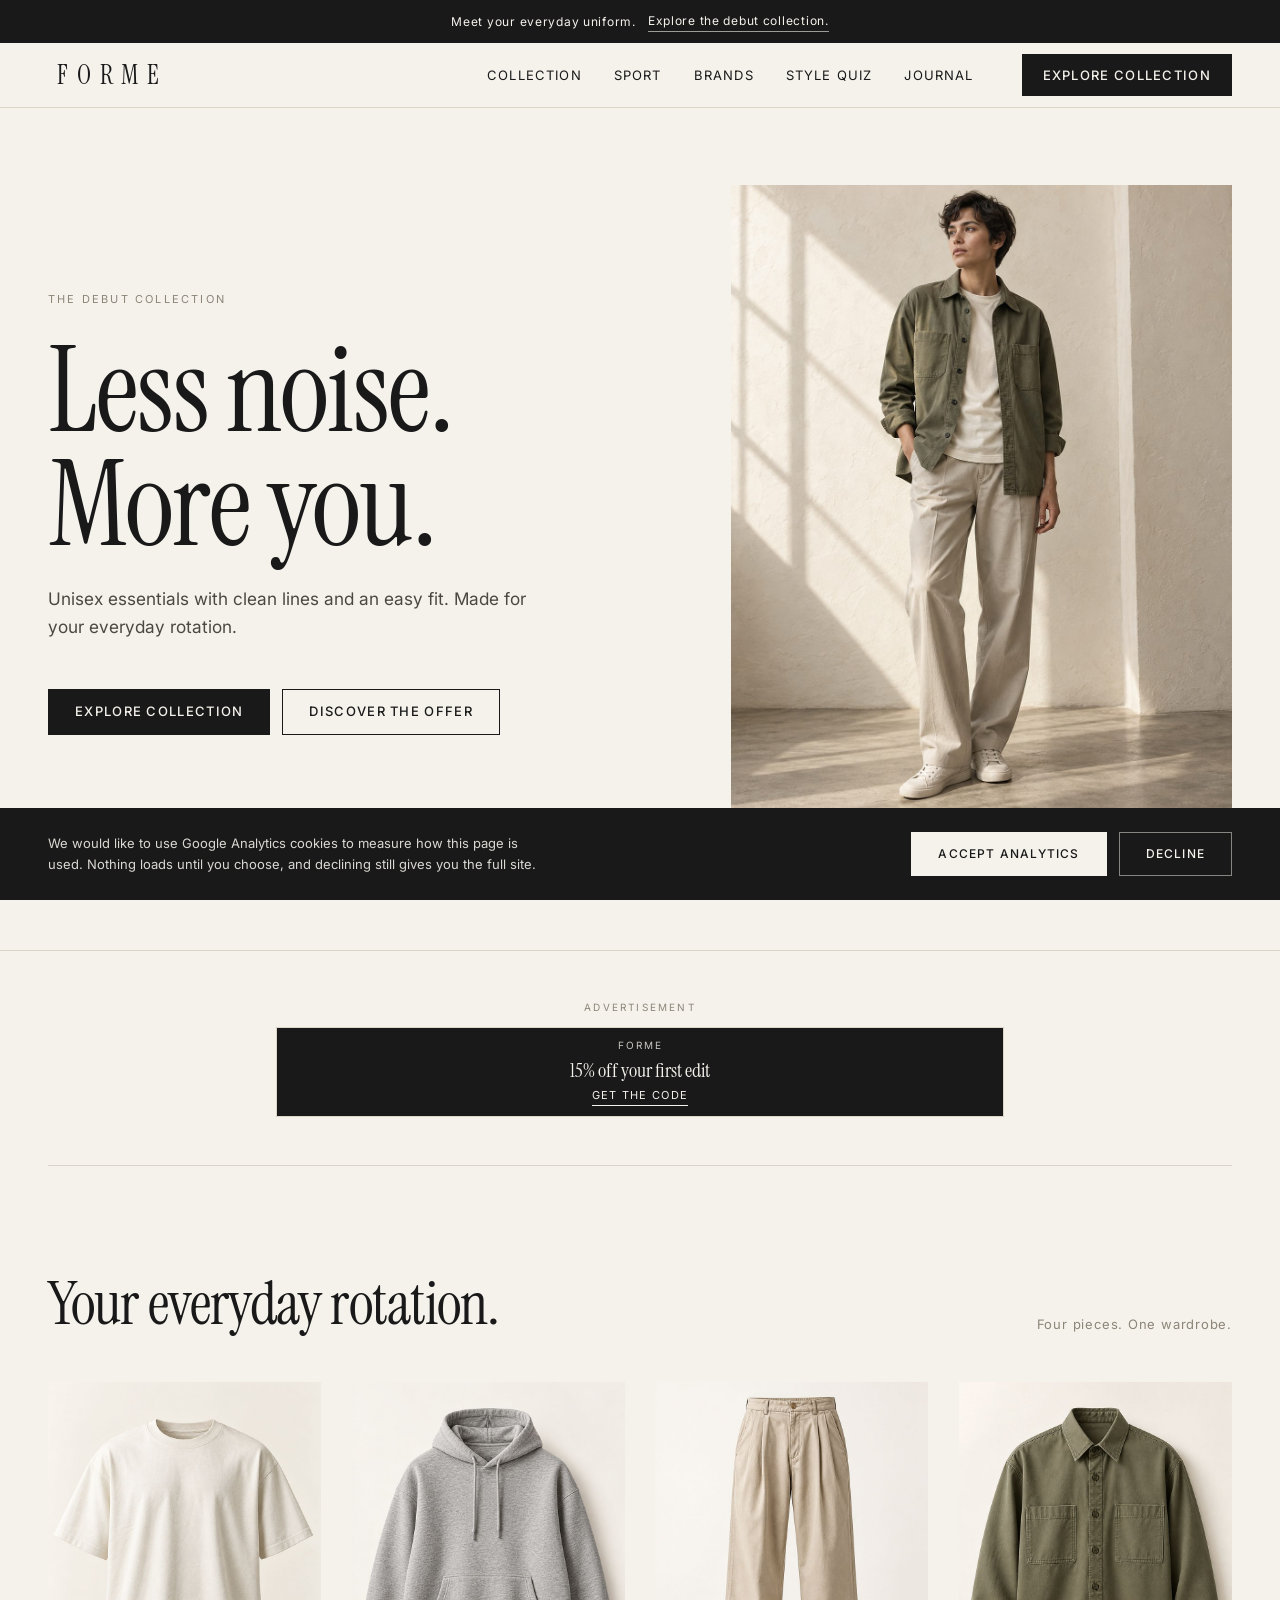
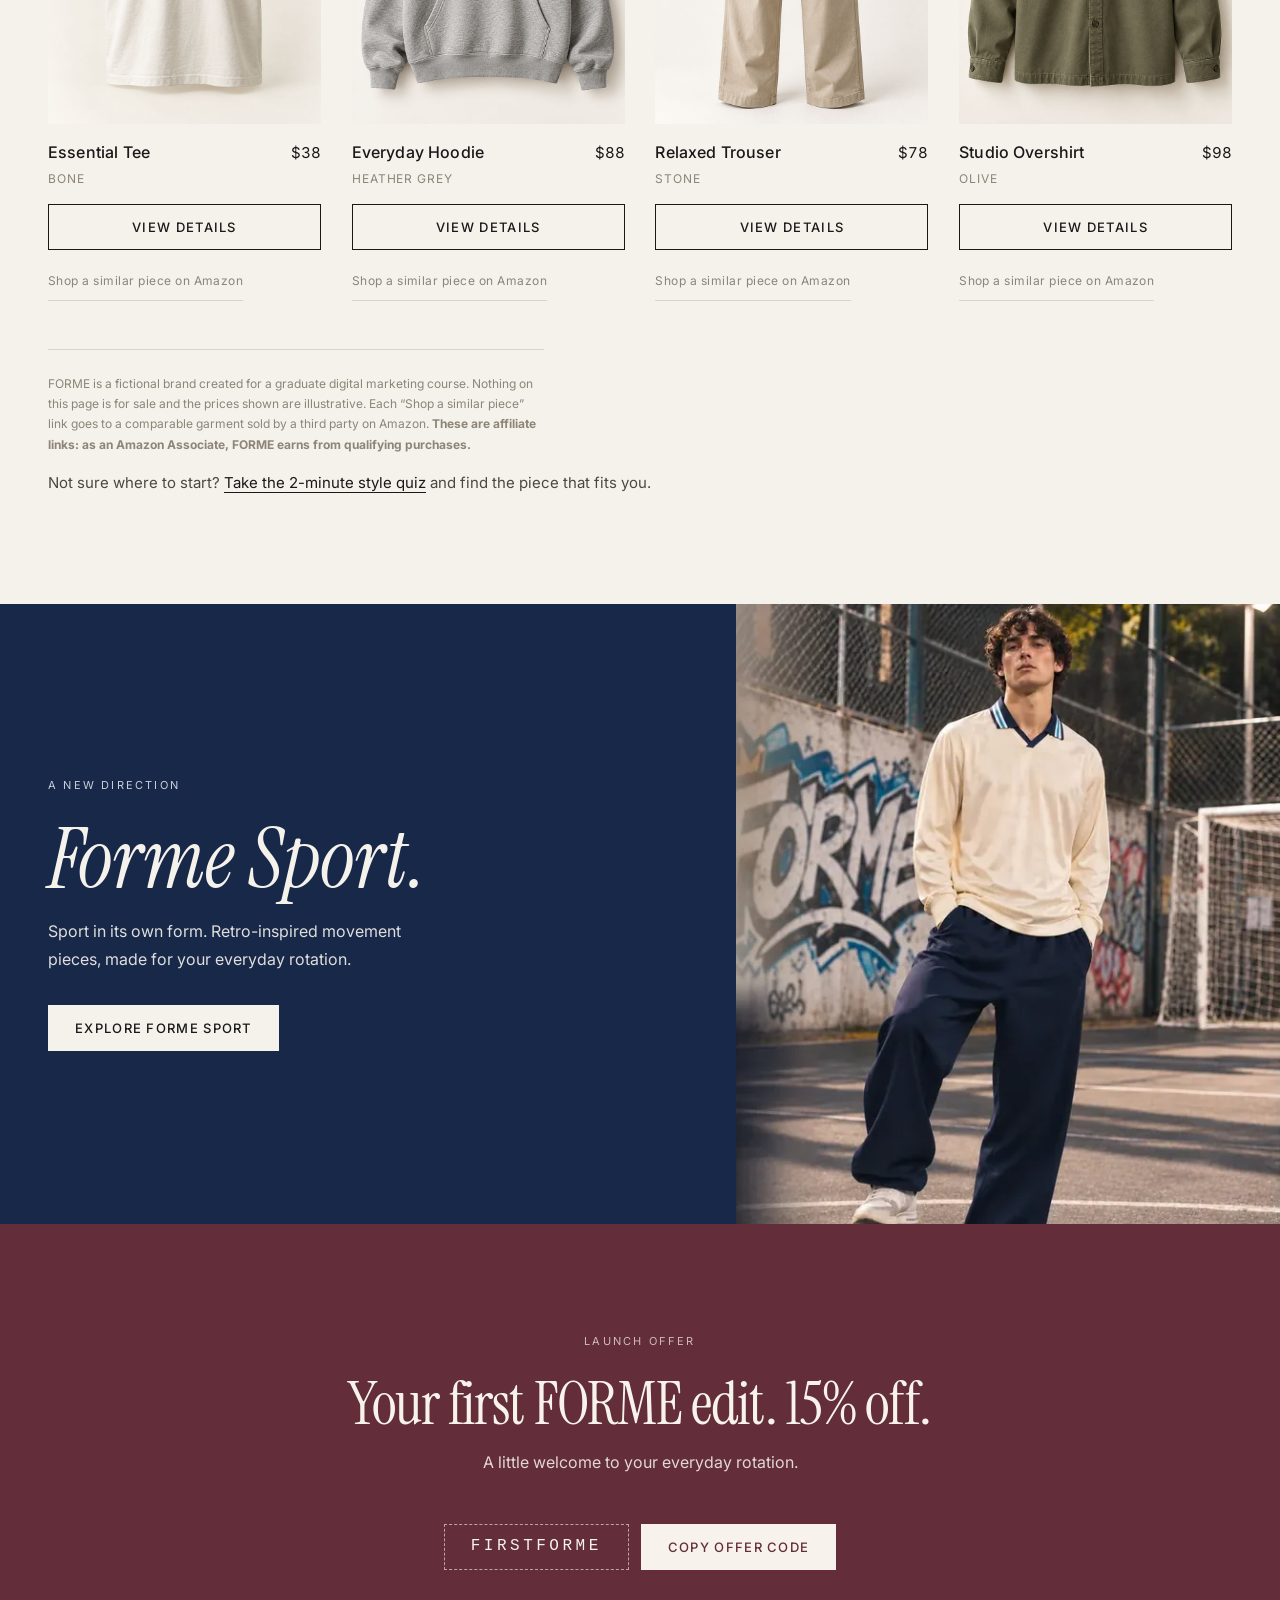
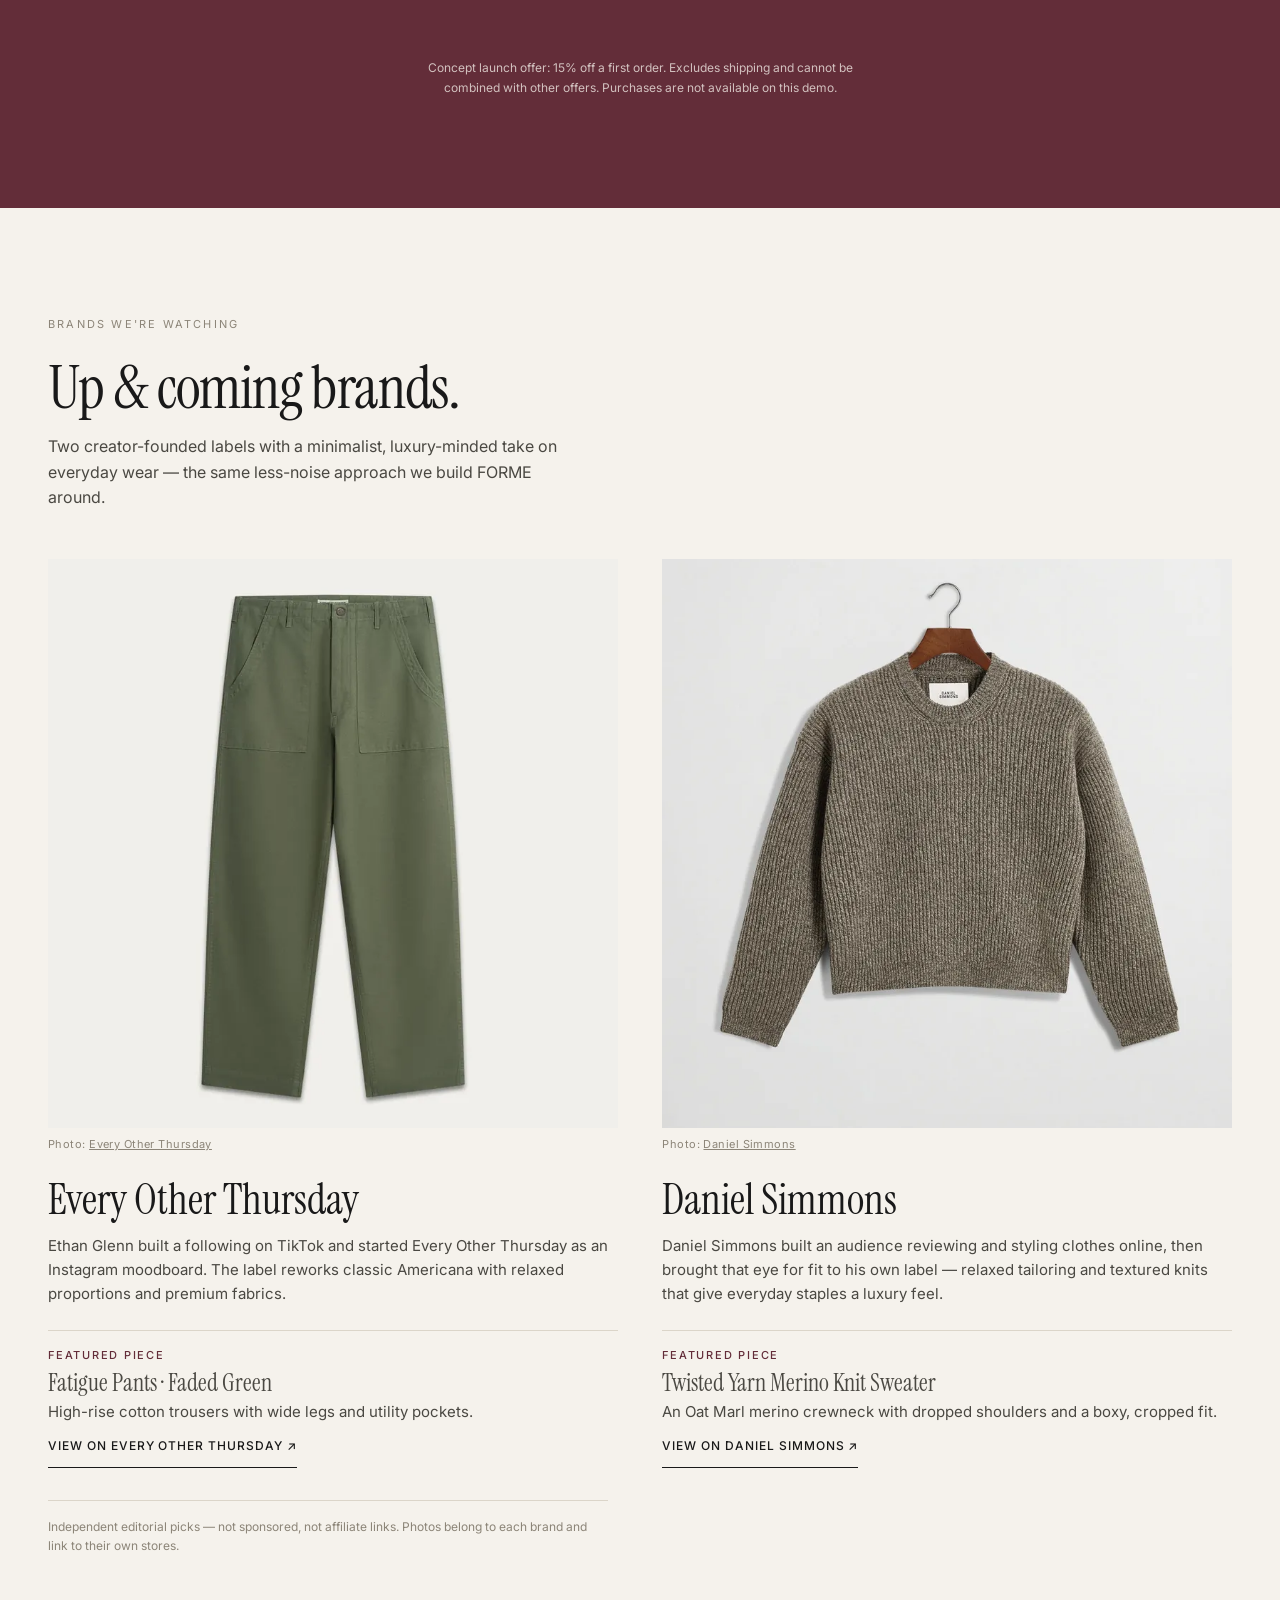
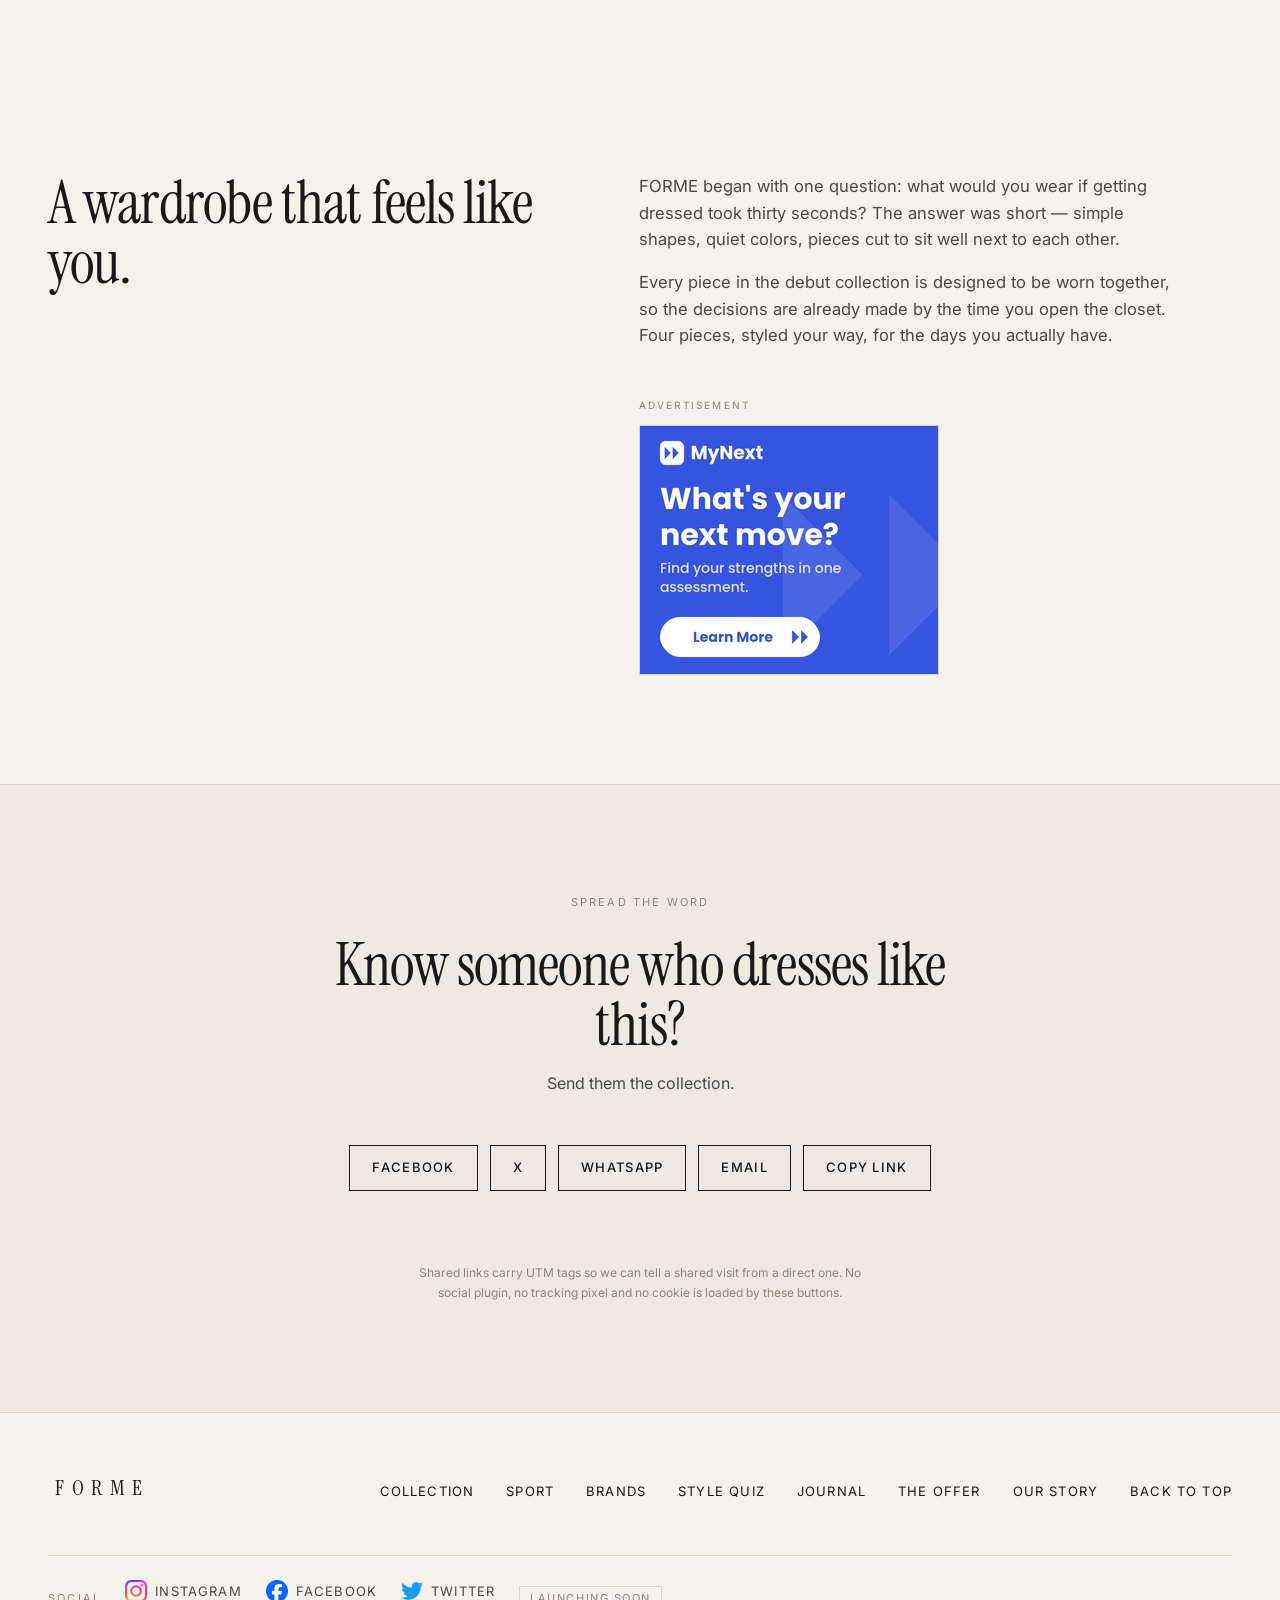
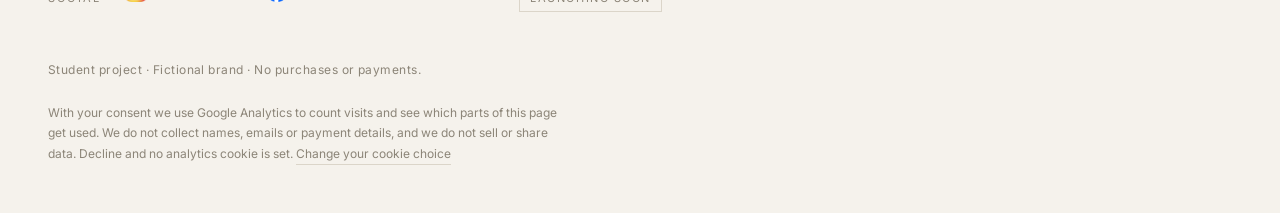
<file: index.html>
<!DOCTYPE html>
<html lang="en">
<head>
<meta charset="utf-8">
<meta name="viewport" content="width=device-width, initial-scale=1, viewport-fit=cover">
<title>FORME — Unisex Everyday Essentials | The Debut Collection</title>
<meta name="description" content="FORME makes unisex wardrobe essentials with clean lines and an easy fit. Explore the debut collection and take 15% off your first edit.">
<meta name="theme-color" content="#F5F2EC">

<!-- AdSense site verification. This tag alone proves ownership; it loads no script
     and sets no cookie. The ad script itself is consent-gated (see the JS below). -->
<meta name="google-adsense-account" content="ca-pub-1368713087096295">

<!-- DEPLOYMENT-DEPENDENT: replace https://clothingforme.com/ with the live origin
     (e.g. https://forme-debut.pages.dev/) in the three absolute URLs below. -->
<link rel="canonical" href="https://clothingforme.com/">
<meta property="og:type" content="website">
<meta property="og:site_name" content="FORME">
<meta property="og:title" content="FORME — Less noise. More you.">
<meta property="og:description" content="Unisex essentials with clean lines and an easy fit. Explore the debut collection.">
<meta property="og:url" content="https://clothingforme.com/">
<meta property="og:image" content="https://clothingforme.com/assets/og-cover.jpg">
<meta property="og:image:width" content="1200">
<meta property="og:image:height" content="630">
<meta property="og:image:alt" content="The FORME wordmark beside a photograph of the debut collection worn together.">
<meta name="twitter:card" content="summary_large_image">

<link rel="icon" href="assets/favicon.svg" type="image/svg+xml">
<link rel="preconnect" href="https://fonts.googleapis.com">
<link rel="preconnect" href="https://fonts.gstatic.com" crossorigin>
<link rel="stylesheet" href="https://fonts.googleapis.com/css2?family=Instrument+Serif:ital@0;1&family=Inter:wght@400;500&display=swap">

<style>
/* ============================================================
   FORME — design tokens
   ============================================================ */
:root{
  --ivory:#F5F2EC;
  --ivory-2:#EFEAE1;
  --ink:#191919;
  --ink-70:#4A4842;
  --stone:#8C8578;
  --line:#DBD5C9;
  --burgundy:#632D39;
  --burgundy-ink:#F7F3EC;

  --font-display:"Instrument Serif","Iowan Old Style","Palatino Linotype",Palatino,Georgia,serif;
  --font-sans:"Inter",system-ui,-apple-system,"Segoe UI",Helvetica,Arial,sans-serif;

  --s-1:8px; --s-2:12px; --s-3:16px; --s-4:24px; --s-5:32px;
  --s-6:48px; --s-7:64px; --s-8:96px;
  --section-y:clamp(64px,8.5vw,128px);
  --maxw:1280px;
  --gutter:clamp(20px,4.5vw,48px);
  --header-h:64px;
}

*,*::before,*::after{box-sizing:border-box}
html{-webkit-text-size-adjust:100%;scroll-behavior:smooth;scroll-padding-top:calc(var(--header-h) + 24px)}
body{
  margin:0;background:var(--ivory);color:var(--ink);
  font-family:var(--font-sans);font-size:16px;line-height:1.6;
  -webkit-font-smoothing:antialiased;overflow-x:hidden;
}
img{max-width:100%;height:auto;display:block}
a{color:inherit}
h1,h2,h3{margin:0;font-weight:400}
p{margin:0}
ul{margin:0;padding:0;list-style:none}
button{font:inherit;color:inherit}

:focus-visible{outline:2px solid var(--burgundy);outline-offset:3px}
.offer :focus-visible,.announce :focus-visible{outline-color:var(--burgundy-ink)}

.wrap{max-width:var(--maxw);margin-inline:auto;padding-inline:var(--gutter)}
.section{padding-block:var(--section-y);scroll-margin-top:calc(var(--header-h) + 16px)}
.rule{border:0;border-top:1px solid var(--line);margin:0}

.eyebrow{
  font-size:11px;letter-spacing:.2em;text-transform:uppercase;
  color:var(--stone);margin:0 0 var(--s-4)
}
.display{font-family:var(--font-display);font-weight:400;letter-spacing:-.015em;line-height:.95}
.h2{font-family:var(--font-display);font-size:clamp(32px,5vw,60px);line-height:1;letter-spacing:-.015em}
.lede{font-size:clamp(16px,1.35vw,18px);color:var(--ink-70);max-width:46ch}

.skip{
  position:absolute;left:var(--s-3);top:-64px;z-index:100;
  background:var(--ink);color:var(--ivory);padding:12px 18px;font-size:14px;
  transition:top .15s ease
}
.skip:focus{top:12px}

/* ---------- buttons ---------- */
.btn{
  display:inline-flex;align-items:center;justify-content:center;
  min-height:46px;padding:0 26px;border-radius:0;border:1px solid var(--ink);
  font-size:13px;letter-spacing:.1em;text-transform:uppercase;font-weight:500;
  text-decoration:none;cursor:pointer;background:transparent;
  transition:background-color .18s ease,color .18s ease,border-color .18s ease
}
.btn--solid{background:var(--ink);color:var(--ivory)}
.btn--solid:hover{background:#2E2C29;border-color:#2E2C29}
.btn--ghost:hover{background:var(--ink);color:var(--ivory)}
.btn--light{background:var(--burgundy-ink);color:var(--burgundy);border-color:var(--burgundy-ink)}
.btn--light:hover{background:transparent;color:var(--burgundy-ink)}
.btn--outline-light{border-color:rgba(247,243,236,.55);color:var(--burgundy-ink)}
.btn--outline-light:hover{background:var(--burgundy-ink);color:var(--burgundy);border-color:var(--burgundy-ink)}
.btn--block{width:100%}

.link-underline{
  text-decoration:none;border-bottom:1px solid currentColor;padding-bottom:2px;
  font-size:13px;letter-spacing:.06em
}

/* ---------- announcement ---------- */
.announce{background:var(--ink);color:var(--ivory)}
.announce__inner{
  display:flex;flex-wrap:wrap;gap:6px var(--s-2);align-items:center;justify-content:center;
  padding-block:11px;text-align:center;font-size:12px;letter-spacing:.06em
}
.announce a{text-decoration:none;border-bottom:1px solid rgba(245,242,236,.6);padding-bottom:1px}
.announce a:hover{border-bottom-color:var(--ivory)}

/* ---------- header ---------- */
.header{position:sticky;top:0;z-index:50;background:var(--ivory);border-bottom:1px solid var(--line)}
.header__inner{
  display:flex;align-items:center;justify-content:space-between;gap:var(--s-4);
  min-height:var(--header-h)
}
.wordmark{
  font-family:var(--font-display);font-size:26px;letter-spacing:.34em;
  text-decoration:none;line-height:1;padding-left:.34em
}
.nav{display:flex;align-items:center;gap:var(--s-6)}
.nav__list{display:flex;gap:var(--s-5)}
.nav__list a{
  text-decoration:none;font-size:13px;letter-spacing:.09em;text-transform:uppercase;
  padding:6px 0;border-bottom:1px solid transparent
}
.nav__list a:hover{border-bottom-color:var(--ink)}
.nav__cta{min-height:42px;padding:0 20px}

.nav-toggle{
  display:none;width:44px;height:44px;align-items:center;justify-content:center;
  background:none;border:1px solid var(--line);cursor:pointer;margin-right:-2px
}
.nav-toggle .bars{display:block;width:18px;height:1px;background:var(--ink);position:relative}
.nav-toggle .bars::before,.nav-toggle .bars::after{
  content:"";position:absolute;left:0;width:18px;height:1px;background:var(--ink)
}
.nav-toggle .bars::before{top:-6px}
.nav-toggle .bars::after{top:6px}
.nav-toggle[aria-expanded="true"] .bars{background:transparent}
.nav-toggle[aria-expanded="true"] .bars::before{top:0;transform:rotate(45deg)}
.nav-toggle[aria-expanded="true"] .bars::after{top:0;transform:rotate(-45deg)}

.sr-only{
  position:absolute;width:1px;height:1px;padding:0;margin:-1px;overflow:hidden;
  clip:rect(0 0 0 0);clip-path:inset(50%);white-space:nowrap;border:0
}

@media (max-width:899px){
  /* No-JS fallback: the nav stays in the flow and wraps onto its own row. */
  .header__inner{flex-wrap:wrap;padding-block:10px;row-gap:var(--s-2)}
  .nav{flex-wrap:wrap;width:100%;justify-content:space-between;gap:var(--s-3)}
  .nav__list{flex-wrap:wrap;gap:var(--s-2) var(--s-4)}
  .nav__cta{flex:0 0 auto}

  .js .nav{
    display:none;position:absolute;left:0;right:0;top:100%;
    background:var(--ivory);border-bottom:1px solid var(--line);
    flex-direction:column;align-items:stretch;gap:0;padding:var(--s-2) var(--gutter) var(--s-4)
  }
  .js .nav[data-open="true"]{display:flex}
  .js .nav__list{flex-direction:column;gap:0}
  .js .nav__list a{display:flex;align-items:center;min-height:52px;border-bottom:1px solid var(--line)}
  .js .nav__cta{margin-top:var(--s-4);width:100%;min-height:48px}
  .js .nav-toggle{display:flex}
  .js .header__inner{flex-wrap:nowrap;padding-block:0;position:relative}
  .nav__list a{font-size:12px}
}

/* ---------- hero ---------- */
.hero{padding-block:clamp(40px,6vw,88px) var(--section-y)}
.hero__grid{
  display:grid;grid-template-columns:minmax(0,1.05fr) minmax(0,.85fr);
  gap:clamp(32px,5vw,72px);align-items:center
}
.hero h1{font-size:clamp(54px,9.4vw,132px);margin:0 0 var(--s-4)}
.hero .lede{margin-bottom:var(--s-6)}
.hero__actions{display:flex;flex-wrap:wrap;gap:var(--s-2)}
.hero__media{position:relative}
.hero__media img{width:100%;aspect-ratio:4/5;object-fit:cover}
.hero__caption{
  display:flex;justify-content:space-between;gap:var(--s-3);
  margin-top:var(--s-2);font-size:11px;letter-spacing:.16em;text-transform:uppercase;color:var(--stone)
}
@media (max-width:899px){
  .hero__grid{grid-template-columns:1fr;gap:var(--s-6)}
  .hero h1{font-size:clamp(50px,13.5vw,72px)}
  .hero__actions .btn{flex:1 1 auto;min-width:min(100%,220px)}
}

/* ---------- collection ---------- */
.section-head{
  display:flex;flex-wrap:wrap;align-items:flex-end;justify-content:space-between;
  gap:var(--s-4);margin-bottom:var(--s-6)
}
.section-head p{color:var(--stone);font-size:13px;letter-spacing:.06em}
.grid-products{display:grid;grid-template-columns:1fr;gap:clamp(28px,3vw,36px) clamp(20px,2.4vw,32px)}
@media (min-width:520px){.grid-products{grid-template-columns:repeat(2,minmax(0,1fr))}}
@media (min-width:960px){.grid-products{grid-template-columns:repeat(4,minmax(0,1fr))}}

.product__media{overflow:hidden;background:var(--ivory-2);margin-bottom:var(--s-3)}
.product__media img{width:100%;aspect-ratio:4/5;object-fit:cover;transition:transform .4s ease}
.product:hover .product__media img{transform:scale(1.025)}
.product__row{display:flex;justify-content:space-between;align-items:baseline;gap:var(--s-2)}
.product__name{font-size:16px;font-weight:500;letter-spacing:.01em}
.product__price{font-size:15px;font-variant-numeric:tabular-nums;color:var(--ink)}
.product__colors{font-size:12px;letter-spacing:.08em;text-transform:uppercase;color:var(--stone);margin-top:4px}
.product__desc{font-size:14px;color:var(--ink-70);margin-top:var(--s-2);max-width:42ch}
.js .product__desc{display:none}
.product__btn{margin-top:var(--s-3)}
.product__shop{
  display:inline-block;margin-top:var(--s-2);padding:9px 0;
  font-size:12px;letter-spacing:.04em;color:var(--stone);
  text-decoration:none;border-bottom:1px solid var(--line)
}
.product__shop:hover{color:var(--ink);border-bottom-color:var(--ink)}
/* ---------- ad slots ---------- */
.adslot{margin-inline:auto;text-align:center}
.adslot__label{
  display:block;font-size:10px;letter-spacing:.22em;text-transform:uppercase;
  color:var(--stone);margin-bottom:var(--s-2)
}
.adslot__frame{
  position:relative;margin-inline:auto;display:flex;align-items:center;justify-content:center;
  background:var(--ivory-2);border:1px solid var(--line);overflow:hidden
}
/* The house ad sits underneath as backfill. If the network returns an ad it
   renders on top; if it returns nothing, the house ad shows through. */
.adslot__frame .house{position:absolute;inset:0;z-index:0}
.adslot__net{position:absolute;inset:0;z-index:1;border:0;display:block;max-width:100%}
/* Reserve the exact ad size so nothing shifts when the ad loads. */
.adslot--leaderboard .adslot__frame{width:min(100%,728px);height:90px}
@media (max-width:767px){
  .adslot--leaderboard .adslot__frame{width:min(100%,320px);height:100px}
}
.adslot--rectangle .adslot__frame{width:300px;height:250px;max-width:100%;margin-inline:0}
.adslot--rectangle{text-align:left}
@media (max-width:899px){
  .adslot--rectangle{text-align:center}
  .adslot--rectangle .adslot__frame{margin-inline:auto}
}

.adslot--leaderboard{padding-block:var(--s-6);border-bottom:1px solid var(--line)}

.house{
  display:flex;flex-direction:column;align-items:center;justify-content:center;
  gap:6px;width:100%;height:100%;padding:0 var(--s-3);
  background:var(--ink);color:var(--ivory);text-decoration:none;text-align:center
}
.house:hover{background:#2E2C29}
.house__kicker{font-size:10px;letter-spacing:.2em;text-transform:uppercase;opacity:.8}
.house__line{font-family:var(--font-display);font-size:20px;line-height:1.1}
.house__cta{font-size:11px;letter-spacing:.12em;text-transform:uppercase;border-bottom:1px solid currentColor}
.adslot--rectangle .house__line{font-size:26px;max-width:22ch}

.story__aside{margin-top:var(--s-6)}

.collection__note{
  margin-top:var(--s-6);padding-top:var(--s-4);border-top:1px solid var(--line);
  font-size:12px;line-height:1.7;color:var(--stone);max-width:62ch
}

/* ---------- product dialog ---------- */
.modal{
  border:0;padding:0;background:var(--ivory);color:var(--ink);
  width:min(94vw,980px);max-width:94vw;max-height:88vh;overflow:auto
}
.modal::backdrop{background:rgba(25,25,25,.6)}
.modal__grid{display:grid;grid-template-columns:minmax(0,.9fr) minmax(0,1.1fr)}
.modal__media{background:var(--ivory-2)}
.modal__media img{width:100%;aspect-ratio:4/5;object-fit:cover}
.modal__body{
  padding:clamp(24px,3.4vw,48px);display:flex;flex-direction:column;
  justify-content:center;gap:var(--s-3)
}
.modal__note{font-size:12px;color:var(--stone);margin-top:var(--s-3)}
.modal__actions{display:flex;flex-wrap:wrap;gap:var(--s-2)}

/* ---------- consent banner ---------- */
.consent{
  position:fixed;left:0;right:0;bottom:0;z-index:80;
  background:var(--ink);color:var(--ivory);
  padding:var(--s-4) var(--gutter);
  padding-bottom:calc(var(--s-4) + env(safe-area-inset-bottom,0px))
}
.consent__inner{
  max-width:var(--maxw);margin-inline:auto;
  display:flex;flex-wrap:wrap;align-items:center;justify-content:space-between;gap:var(--s-3) var(--s-5)
}
.consent p{font-size:13px;line-height:1.6;max-width:62ch;color:rgba(245,242,236,.88)}
.consent__actions{display:flex;flex-wrap:wrap;gap:var(--s-2)}
.consent .btn{min-height:44px;font-size:12px}
.consent .btn--accept{background:var(--ivory);color:var(--ink);border-color:var(--ivory)}
.consent .btn--accept:hover{background:transparent;color:var(--ivory)}
.consent .btn--decline{border-color:rgba(245,242,236,.5);color:var(--ivory)}
.consent .btn--decline:hover{background:rgba(245,242,236,.14)}
.consent :focus-visible{outline-color:var(--ivory)}

.footer__privacy{
  margin-top:var(--s-4);font-size:12px;line-height:1.7;color:var(--stone);max-width:66ch
}
.footer__privacy button{
  background:none;border:0;padding:0;font-size:12px;color:var(--stone);
  border-bottom:1px solid var(--line);cursor:pointer
}
.footer__privacy button:hover{color:var(--ink);border-bottom-color:var(--ink)}
.modal__title{font-family:var(--font-display);font-size:clamp(30px,3.6vw,44px);line-height:1.02}
.modal__price{font-size:17px;font-variant-numeric:tabular-nums}
.modal__meta{font-size:12px;letter-spacing:.1em;text-transform:uppercase;color:var(--stone)}
.modal__desc{color:var(--ink-70);max-width:44ch}
.modal__actions{margin-top:var(--s-2)}
.modal__close{
  position:absolute;top:8px;right:8px;width:44px;height:44px;
  display:flex;align-items:center;justify-content:center;
  background:var(--ivory);border:1px solid var(--line);cursor:pointer;font-size:18px;line-height:1
}
.modal__close:hover{background:var(--ink);color:var(--ivory);border-color:var(--ink)}
.modal__inner{position:relative}
@media (max-width:719px){
  .modal{width:100vw;max-width:100vw;max-height:92vh;margin:auto auto 0}
  .modal__grid{grid-template-columns:1fr}
  .modal__media img{aspect-ratio:4/3}
}

/* ---------- offer ---------- */
.offer{background:var(--burgundy);color:var(--burgundy-ink)}
.offer__inner{max-width:720px;margin-inline:auto;text-align:center}
.offer .eyebrow{color:rgba(247,243,236,.72)}
.offer h2{margin-bottom:var(--s-3)}
.offer__copy{color:rgba(247,243,236,.86);margin-bottom:var(--s-6)}
.offer__code-row{
  display:flex;flex-wrap:wrap;gap:var(--s-2);align-items:stretch;justify-content:center
}
.offer__code{
  display:flex;align-items:center;justify-content:center;min-height:46px;padding:0 26px;
  border:1px dashed rgba(247,243,236,.6);
  font-family:ui-monospace,SFMono-Regular,Menlo,Consolas,monospace;
  font-size:16px;letter-spacing:.22em;user-select:all;-webkit-user-select:all
}
.offer__code::selection{background:var(--burgundy-ink);color:var(--burgundy)}
.offer__code::-moz-selection{background:var(--burgundy-ink);color:var(--burgundy)}
.offer__status{
  min-height:24px;margin-top:var(--s-3);font-size:13px;letter-spacing:.06em;
  color:var(--burgundy-ink)
}
.offer__terms{
  margin-top:var(--s-6);font-size:12px;line-height:1.7;color:rgba(247,243,236,.75);
  max-width:56ch;margin-inline:auto
}

/* ---------- share ---------- */
.share{border-top:1px solid var(--line);background:var(--ivory-2)}
.share__inner{max-width:720px;margin-inline:auto;text-align:center}
.share h2{margin-bottom:var(--s-3)}
.share__copy{color:var(--ink-70);margin-bottom:var(--s-6)}
.share__list{
  display:flex;flex-wrap:wrap;gap:var(--s-2);justify-content:center;align-items:stretch
}
.share__btn{
  display:inline-flex;align-items:center;justify-content:center;
  min-height:46px;padding:0 22px;border:1px solid var(--ink);background:transparent;
  font-family:var(--font-sans);font-size:13px;letter-spacing:.1em;text-transform:uppercase;
  font-weight:500;text-decoration:none;color:var(--ink);cursor:pointer;
  transition:background-color .18s ease,color .18s ease
}
.share__btn:hover{background:var(--ink);color:var(--ivory)}
/* `display:inline-flex` would otherwise override the hidden attribute, so the
   copy button must be explicitly hidden until JS un-hides it. */
.share__btn[hidden]{display:none}
.share__status{
  min-height:24px;margin-top:var(--s-3);font-size:13px;letter-spacing:.06em;color:var(--ink-70)
}
.share__note{
  margin-top:var(--s-5);font-size:12px;line-height:1.7;color:var(--stone);
  max-width:58ch;margin-inline:auto
}
@media (max-width:519px){
  .share__list{flex-direction:column}
  .share__btn{width:100%}
}

/* ---------- footer social (no accounts yet — not links) ---------- */
.footer__social{
  margin-top:var(--s-6);padding-top:var(--s-4);border-top:1px solid var(--line);
  display:flex;flex-wrap:wrap;align-items:baseline;gap:var(--s-2) var(--s-4)
}
.footer__social-label{
  font-size:11px;letter-spacing:.2em;text-transform:uppercase;color:var(--stone)
}
.footer__social-list{display:flex;flex-wrap:wrap;gap:var(--s-2) var(--s-4)}
.footer__social-list li{
  display:inline-flex;align-items:center;gap:8px;
  font-size:13px;letter-spacing:.09em;text-transform:uppercase;color:var(--ink-70)
}
/* Official brand marks, supplied by the team and used at a single uniform size.
   The accounts do not exist yet, so these are images and text — not links. */
.footer__social-list img{width:22px;height:22px;flex:0 0 22px;object-fit:contain}
.footer__social-soon{
  font-size:11px;letter-spacing:.14em;text-transform:uppercase;color:var(--stone);
  border:1px solid var(--line);padding:3px 10px
}

/* ---------- story ---------- */
.story__grid{display:grid;grid-template-columns:minmax(0,1fr) minmax(0,1.1fr);gap:clamp(24px,4vw,64px)}
.story__grid p{color:var(--ink-70);font-size:clamp(16px,1.3vw,18px);max-width:54ch}
.story__grid p + p{margin-top:var(--s-3)}
@media (max-width:899px){.story__grid{grid-template-columns:1fr}}

/* ---------- footer ---------- */
.footer{border-top:1px solid var(--line);padding-block:var(--s-7) var(--s-6)}
.footer__grid{display:flex;flex-wrap:wrap;justify-content:space-between;gap:var(--s-6)}
.footer .wordmark{font-size:22px;display:inline-block}
.footer__nav{display:flex;flex-wrap:wrap;gap:var(--s-5)}
.footer__nav a{
  text-decoration:none;font-size:13px;letter-spacing:.09em;text-transform:uppercase;
  border-bottom:1px solid transparent;padding:4px 0;display:inline-block
}
.footer__nav a:hover{border-bottom-color:var(--ink)}
.footer__legal{margin-top:var(--s-6);font-size:12px;color:var(--stone);letter-spacing:.04em}

@media (prefers-reduced-motion:reduce){
  html{scroll-behavior:auto}
  *,*::before,*::after{transition-duration:.01ms!important;animation-duration:.01ms!important}
}

/* ---------- MyNext sponsor banner (300 x 250) ---------- */
.mynext-banner{position:relative;width:300px;height:250px;max-width:100%;overflow:hidden}
.mynext-banner img{display:block;width:300px;height:250px;max-width:none}
.mynext-banner__cta{position:absolute;left:6.7%;top:76.8%;width:53.4%;height:16%;border-radius:999px;z-index:2;cursor:pointer}
.mynext-banner__cta:focus-visible{outline:3px solid #fff;outline-offset:-3px}

/* ---------- quiz prompt under the collection ---------- */
.collection__quiz{margin-top:var(--s-3);font-size:15px;color:var(--ink-70)}
.collection__quiz a{color:var(--ink);text-decoration:none;border-bottom:1px solid var(--ink)}

/* ---------- FORME SPORT teaser ---------- */
.sport-teaser{display:grid;grid-template-columns:1.15fr .85fr;background:#172849;color:var(--ivory)}
.sport-teaser__copy{align-self:center;padding:clamp(48px,7vw,104px) var(--gutter);padding-left:max(var(--gutter),calc((100vw - var(--maxw))/2 + var(--gutter)))}
.sport-teaser__copy .eyebrow{color:#C9CFDA}
.sport-teaser__copy h2{font-family:var(--font-display);font-style:italic;font-weight:400;
  font-size:clamp(52px,6.5vw,92px);line-height:1;margin:0 0 var(--s-3)}
.sport-teaser__copy p:not(.eyebrow){font-size:16px;line-height:1.75;max-width:40ch;margin:0 0 var(--s-5);
  color:rgba(245,242,236,.9)}
.sport-teaser .btn{background:var(--ivory);border-color:var(--ivory);color:var(--ink)}
.sport-teaser .btn:hover{background:transparent;color:var(--ivory)}
.sport-teaser__media{margin:0;background:#2b2d30}
.sport-teaser__media img{width:100%;height:100%;max-height:620px;object-fit:cover;object-position:center 12%}
@media (max-width:760px){
  .sport-teaser{grid-template-columns:1fr}
  .sport-teaser__media{order:-1}
  .sport-teaser__media img{max-height:420px}
}

/* ---------- Brands we're watching ---------- */
.brands__head .h2{margin-bottom:var(--s-3)}
.brands__intro{max-width:52ch;color:var(--ink-70);font-size:16px}
.brands__grid{display:grid;gap:clamp(24px,3.5vw,48px);grid-template-columns:1fr;list-style:none;margin:var(--s-6) 0 0;padding:0}
@media (min-width:640px){.brands__grid{grid-template-columns:repeat(2,minmax(0,1fr))}}
.brand-card__photo{margin:0}
.brand-card__photo > a{display:block;aspect-ratio:1/1;overflow:hidden;background:var(--ivory-2)}
.brand-card__photo img{width:100%;height:100%;object-fit:cover;transition:transform .3s ease}
.brand-card__photo > a:hover img{transform:scale(1.02)}
.brand-card__credit{margin-top:var(--s-1);font-size:11px;letter-spacing:.04em;color:var(--stone)}
.brand-card__credit a{color:var(--stone)}
.brand-card__name{font-family:var(--font-display);font-weight:400;font-size:clamp(30px,3.4vw,42px);line-height:1.05;margin:var(--s-4) 0 var(--s-2)}
.brand-card p{color:var(--ink-70);font-size:15px}
.brand-card__featured{margin-top:var(--s-4);padding-top:var(--s-3);border-top:1px solid var(--line)}
.brand-card .brand-card__label{font-size:11px;font-weight:500;letter-spacing:.16em;text-transform:uppercase;color:var(--burgundy);margin:0 0 4px}
.brand-card .brand-card__piece{font-family:var(--font-display);font-weight:400;font-size:24px;line-height:1.15;margin:0 0 4px}
.brand-card__link{display:inline-flex;align-items:center;min-height:44px;font-size:12px;font-weight:500;
  letter-spacing:.08em;text-transform:uppercase;text-decoration:none;border-bottom:1px solid var(--ink)}
.brand-card__link:hover{color:var(--burgundy);border-bottom-color:var(--burgundy)}
.brands__note{margin-top:var(--s-5);padding-top:var(--s-3);border-top:1px solid var(--line);font-size:12px;color:var(--stone);max-width:70ch}
</style>
</head>
<body>
<script>document.documentElement.classList.add('js');</script>

<a class="skip" href="#main">Skip to content</a>

<!-- 1. Announcement -->
<div class="announce">
  <div class="wrap announce__inner">
    <span>Meet your everyday uniform.</span>
    <a href="#collection" data-event="collection_cta_click" data-source="announcement">Explore the debut collection.</a>
  </div>
</div>

<!-- 2. Header -->
<header class="header">
  <div class="wrap header__inner">
    <a class="wordmark" href="#top" aria-label="FORME — home">FORME</a>

    <button class="nav-toggle" type="button" aria-expanded="false" aria-controls="site-menu">
      <span class="bars" aria-hidden="true"></span>
      <span class="sr-only">Menu</span>
    </button>

    <nav class="nav" id="site-menu" aria-label="Primary">
      <ul class="nav__list">
        <li><a href="#collection">Collection</a></li>
        <li><a href="sport.html">Sport</a></li>
        <li><a href="#brands">Brands</a></li>
        <li><a href="style-quiz.html">Style Quiz</a></li>
        <li><a href="journal/index.html">Journal</a></li>
      </ul>
      <a class="btn btn--solid nav__cta" href="#collection" data-event="collection_cta_click" data-source="header">Explore Collection</a>
    </nav>
  </div>
</header>

<main id="main">
  <!-- 3. Hero -->
  <section class="hero wrap" id="top">
    <div class="hero__grid">
      <div class="hero__text">
        <p class="eyebrow">The debut collection</p>
        <h1 class="display">Less noise.<br>More you.</h1>
        <p class="lede">Unisex essentials with clean lines and an easy fit. Made for your everyday rotation.</p>
        <div class="hero__actions">
          <a class="btn btn--solid" href="#collection" data-event="collection_cta_click" data-source="hero_primary">Explore Collection</a>
          <a class="btn btn--ghost" href="#offer" data-source="hero_secondary">Discover the Offer</a>
        </div>
      </div>
      <figure class="hero__media" style="margin:0">
        <img src="assets/hero-debut-collection.jpg" width="1100" height="1375"
             alt="A person wearing the olive Studio Overshirt open over a bone Essential Tee with stone Relaxed Trousers, standing in sunlight against a pale plaster wall."
             fetchpriority="high" decoding="async">
        <figcaption class="hero__caption">
          <span>Debut collection</span><span>Four pieces</span>
        </figcaption>
      </figure>
    </div>
  </section>

  <hr class="rule">

  <!-- Ad slot A — leaderboard. Between the hero and the collection — the highest-viewability
       placement that does not push the headline below the fold.
       Holds a house ad until/unless AdSense approves the site. -->
  <div class="wrap">
    <aside class="adslot adslot--leaderboard" id="ad-leaderboard"
           data-slot="leaderboard_mid" aria-label="Advertisement"
           data-net-key="734990de7f92266986d0c5fcd9fb784f" data-net-w="728" data-net-h="90"
           data-net-min="768">
      <span class="adslot__label">Advertisement</span>
      <div class="adslot__frame">
        <!-- AdSense: when approved, delete the house ad below and uncomment this unit.
        <ins class="adsbygoogle" style="display:block;width:728px;height:90px"
             data-ad-client="ca-pub-1368713087096295"
             data-ad-slot="XXXXXXXXXX"></ins>
        <script>(adsbygoogle = window.adsbygoogle || []).push({});</script>
        -->
        <a class="house" href="#offer" data-event="ad_slot_click" data-slot="leaderboard_mid">
          <span class="house__kicker">FORME</span>
          <span class="house__line">15% off your first edit</span>
          <span class="house__cta">Get the code</span>
        </a>
      </div>
    </aside>
  </div>

  <!-- 4. Collection -->
  <section class="section wrap" id="collection" aria-labelledby="collection-title">
    <div class="section-head">
      <h2 class="h2" id="collection-title">Your everyday rotation.</h2>
      <p>Four pieces. One wardrobe.</p>
    </div>

    <ul class="grid-products">
      <li class="product" id="product-essential-tee"
          data-id="essential-tee"
          data-name="Essential Tee"
          data-price="$38"
          data-colors="Bone"
          data-shop="https://amzn.to/4z4qsgq"
          data-image="assets/product-essential-tee.jpg"
          data-alt="The Essential Tee in bone, photographed flat on a warm ivory background.">
        <div class="product__media">
          <img src="assets/product-essential-tee.jpg" width="800" height="1000" loading="lazy" decoding="async"
               alt="The Essential Tee in bone, photographed flat on a warm ivory background.">
        </div>
        <div class="product__row">
          <h3 class="product__name">Essential Tee</h3>
          <span class="product__price">$38</span>
        </div>
        <p class="product__colors">Bone</p>
        <p class="product__desc">A midweight jersey tee with a straight body and a set shoulder. Wears clean on its own and lies flat under a layer.</p>
        <button class="btn btn--ghost btn--block product__btn" type="button" data-open-product>View Details</button>
        <a class="product__shop" href="https://amzn.to/4z4qsgq" target="_blank" rel="noopener noreferrer sponsored"
           data-event="outbound_product_click" data-source="card" data-product="essential-tee">Shop a similar piece on Amazon</a>
      </li>

      <li class="product" id="product-everyday-hoodie"
          data-id="everyday-hoodie"
          data-name="Everyday Hoodie"
          data-price="$88"
          data-colors="Heather Grey"
          data-shop="https://amzn.to/4ixvUkX"
          data-image="assets/product-everyday-hoodie.jpg"
          data-alt="The Everyday Hoodie in heather grey, photographed flat with the hood spread and drawcords centered.">
        <div class="product__media">
          <img src="assets/product-everyday-hoodie.jpg" width="800" height="1000" loading="lazy" decoding="async"
               alt="The Everyday Hoodie in heather grey, photographed flat with the hood spread and drawcords centered.">
        </div>
        <div class="product__row">
          <h3 class="product__name">Everyday Hoodie</h3>
          <span class="product__price">$88</span>
        </div>
        <p class="product__colors">Heather Grey</p>
        <p class="product__desc">Brushed fleece with a dropped shoulder and a lined hood. Roomy through the body, ribbed at the cuff and hem.</p>
        <button class="btn btn--ghost btn--block product__btn" type="button" data-open-product>View Details</button>
        <a class="product__shop" href="https://amzn.to/4ixvUkX" target="_blank" rel="noopener noreferrer sponsored"
           data-event="outbound_product_click" data-source="card" data-product="everyday-hoodie">Shop a similar piece on Amazon</a>
      </li>

      <li class="product" id="product-relaxed-trouser"
          data-id="relaxed-trouser"
          data-name="Relaxed Trouser"
          data-price="$78"
          data-colors="Stone"
          data-shop="https://amzn.to/4sgqvmv"
          data-image="assets/product-relaxed-trouser.jpg"
          data-alt="The Relaxed Trouser in stone, photographed flat with a pleated front and wide legs.">
        <div class="product__media">
          <img src="assets/product-relaxed-trouser.jpg" width="800" height="1000" loading="lazy" decoding="async"
               alt="The Relaxed Trouser in stone, photographed flat with a pleated front and wide legs.">
        </div>
        <div class="product__row">
          <h3 class="product__name">Relaxed Trouser</h3>
          <span class="product__price">$78</span>
        </div>
        <p class="product__colors">Stone</p>
        <p class="product__desc">A soft twill trouser with a mid rise, a roomy thigh and a light taper. Sits well over sneakers or boots.</p>
        <button class="btn btn--ghost btn--block product__btn" type="button" data-open-product>View Details</button>
        <a class="product__shop" href="https://amzn.to/4sgqvmv" target="_blank" rel="noopener noreferrer sponsored"
           data-event="outbound_product_click" data-source="card" data-product="relaxed-trouser">Shop a similar piece on Amazon</a>
      </li>

      <li class="product" id="product-studio-overshirt"
          data-id="studio-overshirt"
          data-name="Studio Overshirt"
          data-price="$98"
          data-colors="Olive"
          data-shop="https://amzn.to/3VIWTSR"
          data-image="assets/product-studio-overshirt.jpg"
          data-alt="The Studio Overshirt in olive, photographed flat with a point collar and two chest pockets.">
        <div class="product__media">
          <img src="assets/product-studio-overshirt.jpg" width="800" height="1000" loading="lazy" decoding="async"
               alt="The Studio Overshirt in olive, photographed flat with a point collar and two chest pockets.">
        </div>
        <div class="product__row">
          <h3 class="product__name">Studio Overshirt</h3>
          <span class="product__price">$98</span>
        </div>
        <p class="product__colors">Olive</p>
        <p class="product__desc">A boxy overshirt in a structured weave. Open as a light layer, buttoned as the whole outfit.</p>
        <button class="btn btn--ghost btn--block product__btn" type="button" data-open-product>View Details</button>
        <a class="product__shop" href="https://amzn.to/3VIWTSR" target="_blank" rel="noopener noreferrer sponsored"
           data-event="outbound_product_click" data-source="card" data-product="studio-overshirt">Shop a similar piece on Amazon</a>
      </li>
    </ul>

    <p class="collection__note">FORME is a fictional brand created for a graduate digital marketing course. Nothing on this page is for sale and the prices shown are illustrative. Each “Shop a similar piece” link goes to a comparable garment sold by a third party on Amazon. <strong>These are affiliate links: as an Amazon Associate, FORME earns from qualifying purchases.</strong></p>
    <p class="collection__quiz">Not sure where to start? <a href="style-quiz.html" data-event="quiz_cta_click" data-source="collection">Take the 2-minute style quiz</a> and find the piece that fits you.</p>
  </section>

  <!-- 4b. FORME SPORT teaser -->
  <section class="sport-teaser" id="forme-sport" aria-labelledby="sport-teaser-title">
    <div class="sport-teaser__copy">
      <p class="eyebrow">A new direction</p>
      <h2 id="sport-teaser-title">Forme Sport.</h2>
      <p>Sport in its own form. Retro-inspired movement pieces, made for your everyday rotation.</p>
      <a class="btn" href="sport.html" data-event="sport_cta_click" data-source="home_teaser">Explore FORME SPORT</a>
    </div>
    <figure class="sport-teaser__media">
      <img src="assets/forme-sport/court-portrait.webp" width="570" height="790" loading="lazy" decoding="async"
           alt="A model on an outdoor soccer court wearing the ivory Retro Soccer Jersey and navy Relaxed Sport Pant.">
    </figure>
  </section>

  <!-- 5. Launch offer -->
  <section class="offer section" id="offer" aria-labelledby="offer-title">
    <div class="wrap offer__inner">
      <p class="eyebrow">Launch offer</p>
      <h2 class="h2" id="offer-title">Your first FORME edit. 15% off.</h2>
      <p class="offer__copy">A little welcome to your everyday rotation.</p>

      <div class="offer__code-row">
        <span class="offer__code" id="offer-code">FIRSTFORME</span>
        <button class="btn btn--light" type="button" id="copy-code"
                data-event="offer_code_copy" aria-describedby="offer-code">Copy Offer Code</button>
      </div>
      <p class="offer__status" id="copy-status" role="status" aria-live="polite"></p>

      <p class="offer__terms">
        Concept launch offer: 15% off a first order. Excludes shipping and cannot be combined
        with other offers. Purchases are not available on this demo.
      </p>
    </div>
  </section>

  <!-- 5b. Brands we're watching — editorial picks, linked and credited -->
  <section class="section wrap" id="brands" aria-labelledby="brands-title">
    <div class="brands__head">
      <p class="eyebrow">Brands we're watching</p>
      <h2 class="h2" id="brands-title">Up &amp; coming brands.</h2>
      <p class="brands__intro">Two creator-founded labels with a minimalist, luxury-minded take on everyday wear — the same less-noise approach we build FORME around.</p>
    </div>
    <ul class="brands__grid">
      <li class="brand-card">
        <figure class="brand-card__photo">
          <a href="https://everyotherthursday.com/products/fatigue-pants?variant=45047153688794" target="_blank" rel="noopener noreferrer"
             data-event="outbound_brand_click" data-source="brands_photo" data-product="eot-fatigue-pants" aria-label="Every Other Thursday Fatigue Pants (opens the brand’s store in a new tab)">
            <img src="assets/brands/eot-fatigue-pants-faded-green.webp" width="800" height="1000" loading="lazy" decoding="async"
                 alt="Every Other Thursday’s Fatigue Pants in Faded Green, front view.">
          </a>
          <figcaption class="brand-card__credit">Photo: <a href="https://everyotherthursday.com/" target="_blank" rel="noopener noreferrer">Every Other Thursday</a></figcaption>
        </figure>
        <h3 class="brand-card__name">Every Other Thursday</h3>
        <p>Ethan Glenn built a following on TikTok and started Every Other Thursday as an Instagram moodboard. The label reworks classic Americana with relaxed proportions and premium fabrics.</p>
        <div class="brand-card__featured">
          <p class="brand-card__label">Featured piece</p>
          <p class="brand-card__piece">Fatigue Pants · Faded Green</p>
          <p>High-rise cotton trousers with wide legs and utility pockets.</p>
          <a class="brand-card__link" href="https://everyotherthursday.com/products/fatigue-pants?variant=45047153688794" target="_blank" rel="noopener noreferrer"
             data-event="outbound_brand_click" data-source="brands_link" data-product="eot-fatigue-pants">View on Every Other Thursday ↗</a>
        </div>
      </li>
      <li class="brand-card">
        <figure class="brand-card__photo">
          <a href="https://danielsimmons.co/products/twisted-yarn-merino-knit-sweater-oat-marl" target="_blank" rel="noopener noreferrer"
             data-event="outbound_brand_click" data-source="brands_photo" data-product="ds-merino-knit" aria-label="Daniel Simmons Twisted Yarn Merino Knit Sweater (opens the brand’s store in a new tab)">
            <img src="assets/brands/ds-twisted-merino-oat-marl.webp" width="800" height="1000" loading="lazy" decoding="async"
                 alt="Daniel Simmons’s Oat Marl merino knit sweater on a wooden hanger.">
          </a>
          <figcaption class="brand-card__credit">Photo: <a href="https://danielsimmons.co/" target="_blank" rel="noopener noreferrer">Daniel Simmons</a></figcaption>
        </figure>
        <h3 class="brand-card__name">Daniel Simmons</h3>
        <p>Daniel Simmons built an audience reviewing and styling clothes online, then brought that eye for fit to his own label — relaxed tailoring and textured knits that give everyday staples a luxury feel.</p>
        <div class="brand-card__featured">
          <p class="brand-card__label">Featured piece</p>
          <p class="brand-card__piece">Twisted Yarn Merino Knit Sweater</p>
          <p>An Oat Marl merino crewneck with dropped shoulders and a boxy, cropped fit.</p>
          <a class="brand-card__link" href="https://danielsimmons.co/products/twisted-yarn-merino-knit-sweater-oat-marl" target="_blank" rel="noopener noreferrer"
             data-event="outbound_brand_click" data-source="brands_link" data-product="ds-merino-knit">View on Daniel Simmons ↗</a>
        </div>
      </li>
    </ul>
    <p class="brands__note">Independent editorial picks — not sponsored, not affiliate links. Photos belong to each brand and link to their own stores.</p>
  </section>

  <!-- 6. Brand story -->
  <section class="section wrap" id="story" aria-labelledby="story-title">
    <div class="story__grid">
      <h2 class="h2" id="story-title">A wardrobe that feels like you.</h2>
      <div>
        <p>FORME began with one question: what would you wear if getting dressed took thirty seconds? The answer was short — simple shapes, quiet colors, pieces cut to sit well next to each other.</p>
        <p>Every piece in the debut collection is designed to be worn together, so the decisions are already made by the time you open the closet. Four pieces, styled your way, for the days you actually have.</p>

         <!-- MyNext sponsored banner: only the Learn More area is linked.
              Kept within the existing rectangle placement; no network iframe. -->
         <aside class="adslot adslot--rectangle story__aside" id="ad-rectangle"
                data-slot="rectangle_story" data-creative="mynext" aria-label="MyNext advertisement">
           <span class="adslot__label">Advertisement</span>
           <div class="adslot__frame">
             <div class="mynext-banner">
               <img src="assets/banner-mynext.jpg" width="300" height="250"
                    loading="lazy" decoding="async"
                    alt="MyNext: What's your next move? Find your strengths in one assessment. Learn More.">
               <a class="mynext-banner__cta" href="https://www.mynext.cc/"
                  target="_blank" rel="noopener noreferrer sponsored"
                  aria-label="Learn More about MyNext"
                  data-event="ad_slot_click" data-slot="rectangle_story"
                  data-source="mynext_banner"></a>
             </div>
           </div>
         </aside>
      </div>
    </div>
  </section>

  <!-- 7. Share — no third-party widget, no SDK, no cookie.
       Each link is a plain share-intent URL carrying UTM parameters so the
       returning visit is attributable in GA4 instead of landing in "direct". -->
  <section class="share section" id="share" aria-labelledby="share-title">
    <div class="wrap share__inner">
      <p class="eyebrow">Spread the word</p>
      <h2 class="h2" id="share-title">Know someone who dresses like this?</h2>
      <p class="share__copy">Send them the collection.</p>

      <ul class="share__list">
        <li><a class="share__btn" data-share="facebook" data-source="share_section"
               href="https://www.facebook.com/sharer/sharer.php?u=https%3A%2F%2Fclothingforme.com%2F%3Futm_source%3Dfacebook%26utm_medium%3Dsocial%26utm_campaign%3Dshare_button"
               target="_blank" rel="noopener noreferrer">Facebook</a></li>

        <li><a class="share__btn" data-share="x" data-source="share_section"
               href="https://twitter.com/intent/tweet?url=https%3A%2F%2Fclothingforme.com%2F%3Futm_source%3Dx%26utm_medium%3Dsocial%26utm_campaign%3Dshare_button&amp;text=Less%20noise.%20More%20you.%20%E2%80%94%20the%20FORME%20debut%20collection"
               target="_blank" rel="noopener noreferrer">X</a></li>

        <li><a class="share__btn" data-share="whatsapp" data-source="share_section"
               href="https://wa.me/?text=Less%20noise.%20More%20you.%20%E2%80%94%20the%20FORME%20debut%20collection%20https%3A%2F%2Fclothingforme.com%2F%3Futm_source%3Dwhatsapp%26utm_medium%3Dsocial%26utm_campaign%3Dshare_button"
               target="_blank" rel="noopener noreferrer">WhatsApp</a></li>

        <li><a class="share__btn" data-share="email" data-source="share_section"
               href="mailto:?subject=The%20FORME%20debut%20collection&amp;body=Less%20noise.%20More%20you.%0A%0Ahttps%3A%2F%2Fclothingforme.com%2F%3Futm_source%3Demail%26utm_medium%3Dsocial%26utm_campaign%3Dshare_button">Email</a></li>

        <li><button class="share__btn share__btn--copy" type="button" id="share-copy"
                    data-share="copy_link" data-source="share_section" hidden>Copy link</button></li>
      </ul>

      <p class="share__status" id="share-status" role="status" aria-live="polite"></p>

      <p class="share__note">Shared links carry UTM tags so we can tell a shared visit from a direct
        one. No social plugin, no tracking pixel and no cookie is loaded by these buttons.</p>
    </div>
  </section>
</main>

<!-- 8. Footer -->
<footer class="footer">
  <div class="wrap">
    <div class="footer__grid">
      <a class="wordmark" href="#top" aria-label="FORME — back to top">FORME</a>
      <nav class="footer__nav" aria-label="Footer">
        <a href="#collection">Collection</a>
        <a href="sport.html">Sport</a>
        <a href="#brands">Brands</a>
        <a href="style-quiz.html">Style Quiz</a>
        <a href="journal/index.html">Journal</a>
        <a href="#offer">The Offer</a>
        <a href="#story">Our Story</a>
        <a href="#top">Back to top</a>
      </nav>
    </div>
    <!-- Social accounts do not exist yet. Shown as plain text, deliberately not
         clickable, so the page does not link anywhere misleading. -->
    <div class="footer__social">
      <span class="footer__social-label">Social</span>
      <ul class="footer__social-list">
        <li><img src="assets/social-instagram.png" width="96" height="96" loading="lazy"
                 decoding="async" alt="Instagram"><span>Instagram</span></li>
        <li><img src="assets/social-facebook.png" width="96" height="96" loading="lazy"
                 decoding="async" alt="Facebook"><span>Facebook</span></li>
        <li><img src="assets/social-x.png" width="96" height="96" loading="lazy"
                 decoding="async" alt="Twitter"><span>Twitter</span></li>
      </ul>
      <span class="footer__social-soon">Launching soon</span>
    </div>

    <p class="footer__legal">Student project · Fictional brand · No purchases or payments.</p>
    <p class="footer__privacy">
      With your consent we use Google Analytics to count visits and see which parts of this page get
      used. We do not collect names, emails or payment details, and we do not sell or share data.
      Decline and no analytics cookie is set. <button type="button" id="consent-reopen">Change your cookie choice</button>
    </p>
  </div>
</footer>

<!-- Cookie consent — no analytics script loads until this is accepted -->
<aside class="consent" id="consent" role="region" aria-label="Cookie choice" hidden>
  <div class="consent__inner">
    <p>We would like to use Google Analytics cookies to measure how this page is used. Nothing loads
      until you choose, and declining still gives you the full site.</p>
    <div class="consent__actions">
      <button class="btn btn--accept" type="button" id="consent-accept">Accept analytics</button>
      <button class="btn btn--decline" type="button" id="consent-decline">Decline</button>
    </div>
  </div>
</aside>

<!-- Product dialog (progressive enhancement; descriptions stay in the page without JS) -->
<dialog class="modal" id="product-modal" aria-labelledby="modal-title">
  <div class="modal__inner">
    <button class="modal__close" type="button" id="modal-close" aria-label="Close product details">&#215;</button>
    <div class="modal__grid">
      <div class="modal__media">
        <img id="modal-image" src="assets/product-essential-tee.jpg" width="800" height="1000" alt="" decoding="async">
      </div>
      <div class="modal__body">
        <h2 class="modal__title" id="modal-title">Essential Tee</h2>
        <p class="modal__price" id="modal-price">$38</p>
        <p class="modal__meta" id="modal-colors">Bone / Black</p>
        <p class="modal__desc" id="modal-desc"></p>
        <div class="modal__actions">
          <a class="btn btn--solid" id="modal-shop" href="https://www.amazon.com/" target="_blank" rel="noopener noreferrer sponsored"
             data-event="outbound_product_click" data-source="modal">Shop a Similar Piece</a>
          <a class="btn btn--ghost" href="#offer" id="modal-offer-link" data-source="product_modal">View Launch Offer</a>
        </div>
        <p class="modal__note">Fictional product · stand-in photography · the shop link is an Amazon affiliate link to a comparable third-party item; FORME earns from qualifying purchases.</p>
      </div>
    </div>
  </div>
</dialog>

<script>
/* ============================================================
   FORME — measurement foundation
   ------------------------------------------------------------
   Nothing here collects visitor analytics. Events are held in
   memory for the current page view and printed to the console
   ONLY in debug mode (add ?debug=1 to the URL).
   To connect a real analytics tool later, send the event inside
   send() — see README.md ("Connecting real analytics").
   ============================================================ */
window.FORME = (function () {
  var GA_ID = 'G-DM67XJS2PV';
  var ADSENSE_ID = 'ca-pub-1368713087096295';
  var STORAGE_KEY = 'forme_consent';

  var DEBUG = false;
  try { DEBUG = new URLSearchParams(window.location.search).has('debug'); } catch (e) {}

  var events = [];

  /* ---- consent storage (per browser, never leaves the device) ---- */
  function readConsent() {
    try { return window.localStorage.getItem(STORAGE_KEY); } catch (e) { return null; }
  }
  function writeConsent(value) {
    try { window.localStorage.setItem(STORAGE_KEY, value); } catch (e) {}
  }

  /* ---- GA4 loads only after consent is granted ---- */
  var gaLoaded = false;
  function loadGA() {
    if (gaLoaded) return;
    gaLoaded = true;
    window.dataLayer = window.dataLayer || [];
    window.gtag = function () { window.dataLayer.push(arguments); };
    window.gtag('js', new Date());
    window.gtag('config', GA_ID);
    var s = document.createElement('script');
    s.async = true;
    s.src = 'https://www.googletagmanager.com/gtag/js?id=' + GA_ID;
    document.head.appendChild(s);
    if (DEBUG) console.info('[FORME debug] GA4 loaded', GA_ID);
  }

  /* AdSense also waits for consent — it sets advertising cookies.
     Ownership is proven by the meta tag in <head> and by /ads.txt, neither of
     which loads anything, so gating this does not affect site verification. */
  var adsLoaded = false;
  function loadAds() {
    if (adsLoaded) return;
    adsLoaded = true;
    var a = document.createElement('script');
    a.async = true;
    a.crossOrigin = 'anonymous';
    a.src = 'https://pagead2.googlesyndication.com/pagead/js/adsbygoogle.js?client=' + ADSENSE_ID;
    document.head.appendChild(a);
    if (DEBUG) console.info('[FORME debug] AdSense loaded', ADSENSE_ID);
  }

  /* Adsterra banner units. Their snippet writes to a global `atOptions`, so two
     units on one page would overwrite each other — each is isolated in its own
     iframe. Loaded only after consent, like every other third-party script. */
  var netLoaded = false;
  function loadNetworkAds() {
    if (netLoaded) return;
    netLoaded = true;
    document.querySelectorAll('.adslot[data-net-key]').forEach(function (slot) {
      var min = parseInt(slot.getAttribute('data-net-min') || '0', 10);
      if (window.innerWidth < min) return;          // skip units wider than the viewport
      var frame = slot.querySelector('.adslot__frame');
      if (!frame) return;
      var key = slot.getAttribute('data-net-key');
      var w = slot.getAttribute('data-net-w');
      var h = slot.getAttribute('data-net-h');
      var ifr = document.createElement('iframe');
      ifr.className = 'adslot__net';
      ifr.width = w; ifr.height = h;
      ifr.setAttribute('scrolling', 'no');
      ifr.setAttribute('title', 'Advertisement');
      ifr.setAttribute('loading', 'lazy');
      /* A real same-origin document, not srcdoc: the ad network needs to see
         clothingforme.com as the hostname, and each file gets its own scope. */
      ifr.src = '/ads/banner-' + w + 'x' + h + '.html';
      frame.appendChild(ifr);
      slot.setAttribute('data-creative', 'network');
      window.FORME.track('ad_slot_fill', {
        ad_slot: slot.getAttribute('data-slot'),
        creative: 'network',
        network: 'adsterra'
      });
      if (DEBUG) console.info('[FORME debug] network ad injected', slot.getAttribute('data-slot'));
    });
  }

  function send(name, payload) {
    var evt = Object.assign({ event: name, at: new Date().toISOString() }, payload || {});
    events.push(evt);
    if (DEBUG) console.info('[FORME debug]', evt.event, evt);
    if (window.gtag) window.gtag('event', name, payload || {});
  }

  return {
    track: send,
    events: events,
    debug: DEBUG,
    gaId: GA_ID,
    adsenseId: ADSENSE_ID,
    consent: { read: readConsent, write: writeConsent, load: loadGA, loadAds: loadAds,
               loadNetworkAds: loadNetworkAds, get granted() { return gaLoaded; } }
  };
})();

(function () {
  'use strict';
  var track = window.FORME.track;

  /* ---------- delegated CTA tracking ---------- */
  document.addEventListener('click', function (e) {
    var el = e.target.closest('[data-event]');
    if (!el) return;
    if (el.id === 'copy-code') return;           // tracked only on successful copy
    var payload = { source: el.getAttribute('data-source') || null };
    var pid = el.getAttribute('data-product');
    if (pid) { payload.product_id = pid; }
    var slot = el.getAttribute('data-slot');
    if (slot) { payload.ad_slot = slot; }
    if (el.tagName === 'A' && el.href && el.hostname && el.hostname !== window.location.hostname) {
      payload.destination = el.hostname;
    }
    track(el.getAttribute('data-event'), payload);
  });

  /* ---------- mobile menu ---------- */
  var toggle = document.querySelector('.nav-toggle');
  var nav = document.getElementById('site-menu');

  function setMenu(open) {
    toggle.setAttribute('aria-expanded', String(open));
    nav.setAttribute('data-open', String(open));
  }
  if (toggle && nav) {
    setMenu(false);
    toggle.addEventListener('click', function () {
      setMenu(toggle.getAttribute('aria-expanded') !== 'true');
    });
    nav.addEventListener('click', function (e) {
      if (e.target.closest('a')) setMenu(false);
    });
    document.addEventListener('keydown', function (e) {
      if (e.key === 'Escape' && toggle.getAttribute('aria-expanded') === 'true') {
        setMenu(false); toggle.focus();
      }
    });
    window.addEventListener('resize', function () {
      if (window.innerWidth >= 900) setMenu(false);
    });
  }

  /* ---------- product dialog ---------- */
  var modal = document.getElementById('product-modal');
  var supportsDialog = modal && typeof modal.showModal === 'function';
  var lastTrigger = null;

  if (supportsDialog) {
    document.querySelectorAll('[data-open-product]').forEach(function (btn) {
      btn.addEventListener('click', function () {
        var card = btn.closest('.product');
        var desc = card.querySelector('.product__desc');

        document.getElementById('modal-title').textContent = card.dataset.name;
        document.getElementById('modal-price').textContent = card.dataset.price;
        document.getElementById('modal-colors').textContent = card.dataset.colors;
        document.getElementById('modal-desc').textContent = desc ? desc.textContent.trim() : '';
        var shop = document.getElementById('modal-shop');
        shop.href = card.dataset.shop;
        shop.setAttribute('data-product', card.dataset.id);
        var img = document.getElementById('modal-image');
        img.src = card.dataset.image;
        img.alt = card.dataset.alt || '';

        lastTrigger = btn;
        modal.showModal();
        document.getElementById('modal-close').focus();
        track('product_detail_view', { product_id: card.dataset.id, product_name: card.dataset.name });
      });
    });

    document.getElementById('modal-close').addEventListener('click', function () { modal.close(); });

    /* click outside the panel closes */
    modal.addEventListener('click', function (e) {
      if (e.target === modal) modal.close();
    });

    modal.addEventListener('close', function () {
      if (lastTrigger) { lastTrigger.focus(); lastTrigger = null; }
    });

    document.getElementById('modal-offer-link').addEventListener('click', function () {
      modal.close();
    });
  }

  /* ---------- offer: view + copy ---------- */
  var offer = document.getElementById('offer');
  if (offer && 'IntersectionObserver' in window) {
    var seen = false;
    var io = new IntersectionObserver(function (entries) {
      entries.forEach(function (entry) {
        if (entry.isIntersecting && !seen) {
          seen = true;
          track('offer_view', { code: 'FIRSTFORME' });
          io.disconnect();
        }
      });
    }, { threshold: 0.4 });
    io.observe(offer);
  }

  /* ---------- ad slot viewability ----------
     Fires once per slot when at least half of it has been on screen.
     This is a viewable-impression count, not a served-ad count. */
  if ('IntersectionObserver' in window) {
    document.querySelectorAll('.adslot').forEach(function (slot) {
      var seenSlot = false;
      var obs = new IntersectionObserver(function (entries) {
        entries.forEach(function (entry) {
          if (entry.isIntersecting && !seenSlot) {
            seenSlot = true;
            track('ad_slot_view', {
              ad_slot: slot.getAttribute('data-slot'),
              creative: slot.getAttribute('data-creative') || 'house'
            });
            obs.disconnect();
          }
        });
      }, { threshold: 0.5 });
      obs.observe(slot);
    });
  }

  var copyBtn = document.getElementById('copy-code');
  var codeEl = document.getElementById('offer-code');
  var status = document.getElementById('copy-status');
  var CODE = codeEl ? codeEl.textContent.trim() : 'FIRSTFORME';

  function selectCode() {
    try {
      var range = document.createRange();
      range.selectNodeContents(codeEl);
      var sel = window.getSelection();
      sel.removeAllRanges();
      sel.addRange(range);
      return true;
    } catch (e) { return false; }
  }

  function succeeded(method) {
    status.textContent = 'Code FIRSTFORME copied to your clipboard.';
    copyBtn.textContent = 'Code Copied';
    track('offer_code_copy', { code: CODE, method: method });
    window.setTimeout(function () { copyBtn.textContent = 'Copy Offer Code'; }, 4000);
  }

  function manual() {
    var selected = selectCode();
    var keys = /Mac|iPhone|iPad/.test(navigator.platform || '') ? 'Cmd + C' : 'Ctrl + C';
    status.textContent = selected
      ? 'Clipboard access is blocked here. The code is selected — press ' + keys + ' to copy it.'
      : 'Clipboard access is blocked here. Select the code FIRSTFORME and press ' + keys + ' to copy it.';
  }

  if (copyBtn && codeEl) {
    copyBtn.addEventListener('click', function () {
      if (navigator.clipboard && window.isSecureContext) {
        navigator.clipboard.writeText(CODE).then(function () {
          succeeded('async_clipboard');
        }).catch(function () { legacyCopy(); });
      } else {
        legacyCopy();
      }
    });
  }

  /* ---------- share buttons ----------
     Plain share-intent links: no SDK, no pixel, no cookie. Every click is
     recorded as a share_click event with the platform and the placement, so
     platform mix and placement performance can be reported later. The links
     work with JavaScript disabled; only "Copy link" needs it, so that button
     stays hidden until JS is available. */
  var SHARE_URL = 'https://clothingforme.com/?utm_source=copy_link' +
                  '&utm_medium=social&utm_campaign=share_button';

  document.querySelectorAll('[data-share]').forEach(function (el) {
    el.addEventListener('click', function () {
      track('share_click', {
        platform: el.getAttribute('data-share'),
        source: el.getAttribute('data-source'),
        method: el.tagName === 'A' ? 'share_intent' : 'clipboard'
      });
    });
  });

  var copyBtnShare = document.getElementById('share-copy');
  var shareStatus = document.getElementById('share-status');

  function shareCopied() {
    shareStatus.textContent = 'Link copied. Paste it anywhere.';
    copyBtnShare.textContent = 'Link Copied';
    window.setTimeout(function () { copyBtnShare.textContent = 'Copy link'; }, 4000);
  }

  function shareCopyFallback() {
    var ok = false;
    try {
      var ta = document.createElement('textarea');
      ta.value = SHARE_URL;
      ta.setAttribute('readonly', '');
      ta.style.position = 'fixed';
      ta.style.opacity = '0';
      document.body.appendChild(ta);
      ta.select();
      ok = document.execCommand('copy');
      document.body.removeChild(ta);
    } catch (e) { ok = false; }
    if (ok) { shareCopied(); }
    else { shareStatus.textContent = 'Clipboard is blocked here. Copy the address bar instead.'; }
  }

  if (copyBtnShare) {
    copyBtnShare.hidden = false;            /* only usable with JS */
    copyBtnShare.addEventListener('click', function () {
      if (navigator.clipboard && window.isSecureContext) {
        navigator.clipboard.writeText(SHARE_URL)
          .then(shareCopied)
          .catch(shareCopyFallback);
      } else {
        shareCopyFallback();
      }
    });
  }

  /* ---------- cookie consent ---------- */
  var consentBar = document.getElementById('consent');
  var acceptBtn = document.getElementById('consent-accept');
  var declineBtn = document.getElementById('consent-decline');
  var reopenBtn = document.getElementById('consent-reopen');
  var store = window.FORME.consent;

  function showBar() { if (consentBar) consentBar.hidden = false; }
  function hideBar() { if (consentBar) consentBar.hidden = true; }

  if (consentBar) {
    var saved = store.read();
    if (saved === 'granted') { store.load(); store.loadAds(); store.loadNetworkAds(); }
    else if (saved !== 'denied') { showBar(); }

    acceptBtn.addEventListener('click', function () {
      store.write('granted');
      store.load();
      store.loadAds();
      store.loadNetworkAds();
      hideBar();
      track('consent_granted', {});
      if (reopenBtn) reopenBtn.focus();
    });

    declineBtn.addEventListener('click', function () {
      store.write('denied');
      hideBar();
      if (reopenBtn) reopenBtn.focus();
    });

    if (reopenBtn) {
      reopenBtn.addEventListener('click', function () {
        showBar();
        acceptBtn.focus();
      });
    }
  }

  function legacyCopy() {
    var ok = false;
    if (selectCode()) {
      try { ok = document.execCommand('copy'); } catch (e) { ok = false; }
    }
    if (ok) { succeeded('exec_command'); } else { manual(); }
  }
})();
</script>
</body>
</html>
</file>
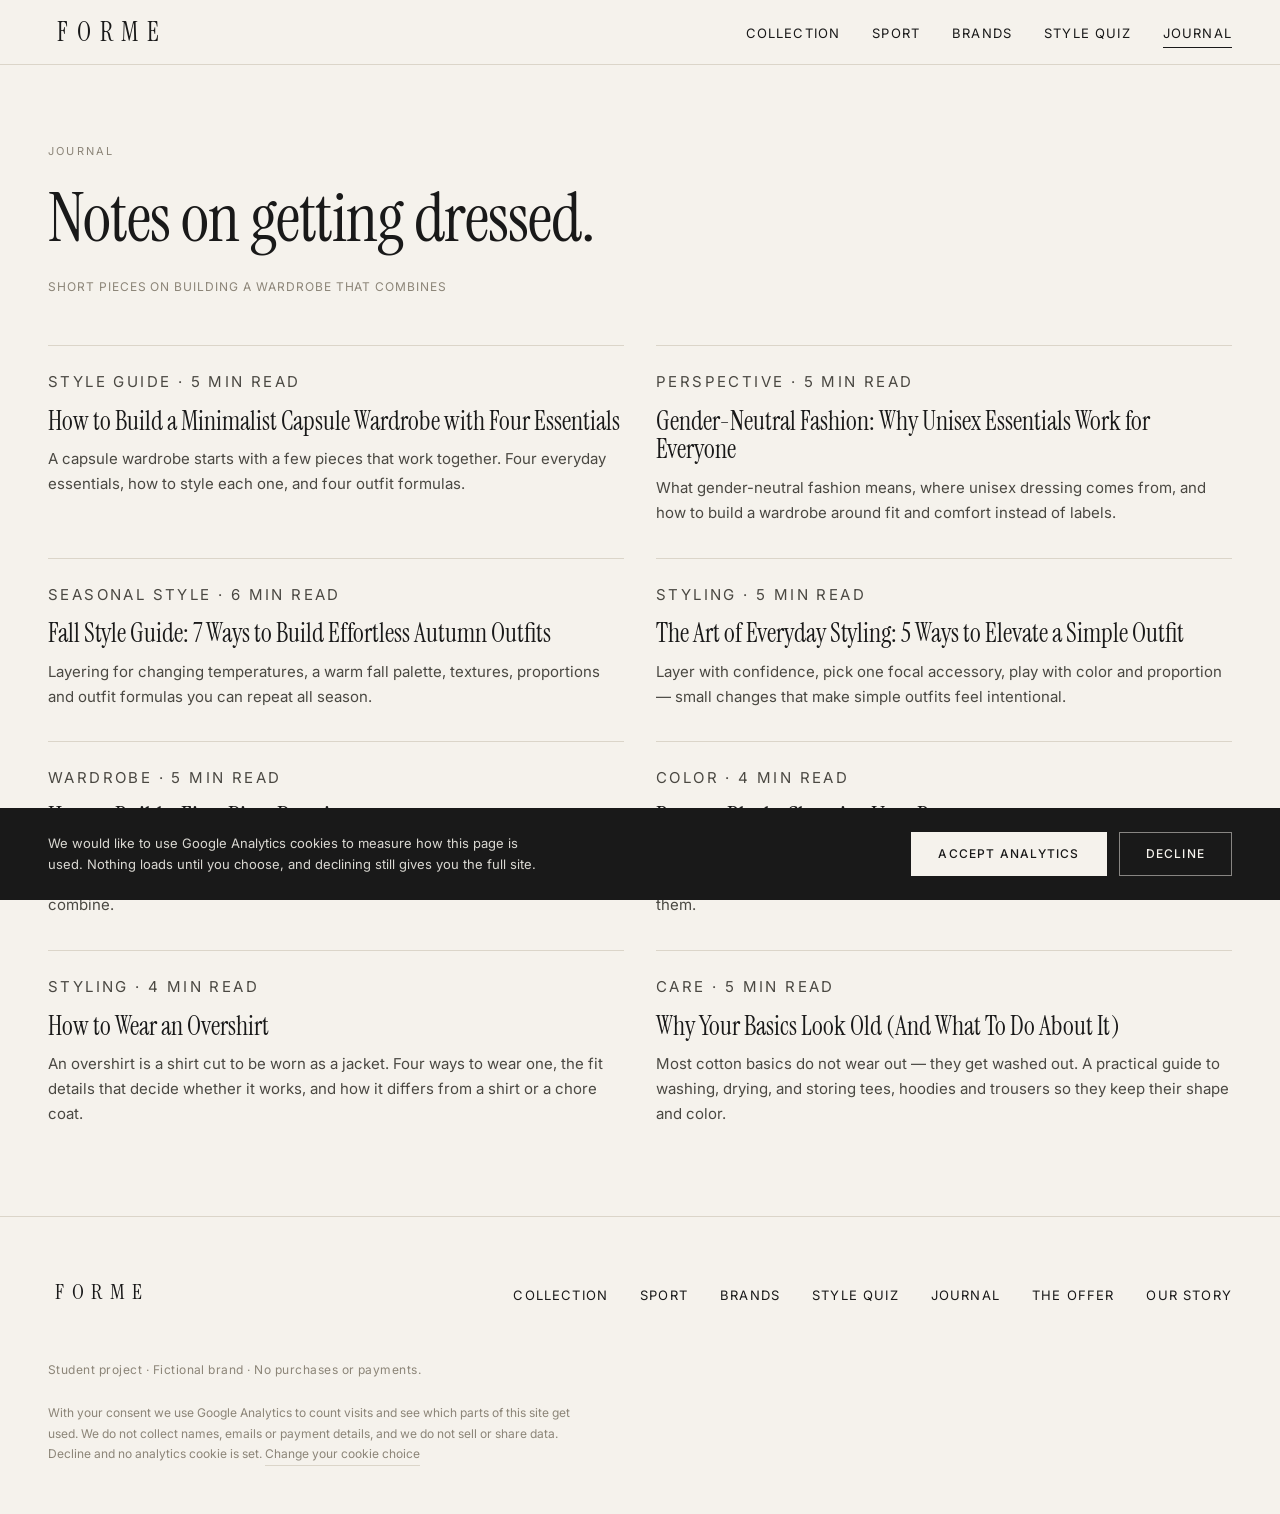
<file: journal/index.html>
<!DOCTYPE html>
<html lang="en">
<head>
<meta charset="utf-8">
<meta name="viewport" content="width=device-width, initial-scale=1, viewport-fit=cover">
<title>Journal | FORME</title>
<meta name="description" content="Notes on building a small wardrobe that works: rotations, base colors, layering, and keeping cotton basics looking new.">
<meta name="theme-color" content="#F5F2EC">
<meta name="google-adsense-account" content="ca-pub-1368713087096295">
<link rel="canonical" href="https://clothingforme.com/journal/">
<meta property="og:type" content="website">
<meta property="og:site_name" content="FORME">
<meta property="og:title" content="FORME Journal">
<meta property="og:description" content="Notes on building a small wardrobe that works.">
<meta property="og:url" content="https://clothingforme.com/journal/">
<meta property="og:image" content="https://clothingforme.com/assets/og-cover.jpg">
<meta name="twitter:card" content="summary_large_image">
<link rel="icon" href="../assets/favicon.svg" type="image/svg+xml">
<link rel="preconnect" href="https://fonts.googleapis.com">
<link rel="preconnect" href="https://fonts.gstatic.com" crossorigin>
<link rel="stylesheet" href="https://fonts.googleapis.com/css2?family=Instrument+Serif:ital@0;1&family=Inter:wght@400;500&display=swap">
<link rel="stylesheet" href="../assets/journal.css">
</head>
<body data-slug="journal-index">
<a class="skip" href="#main">Skip to content</a>
<header class="header">
  <div class="wrap header__inner">
    <a class="wordmark" href="../index.html" aria-label="FORME — home">FORME</a>
    <nav aria-label="Primary">
      <ul class="nav__list">
        <li><a href="../index.html#collection">Collection</a></li>
        <li><a href="../sport.html">Sport</a></li>
        <li><a href="../index.html#brands">Brands</a></li>
        <li><a href="../style-quiz.html">Style Quiz</a></li>
        <li><a href="index.html" aria-current="page">Journal</a></li>
      </ul>
    </nav>
  </div>
</header>
<main id="main">
  <section class="article wrap">
    <header class="article__head">
      <p class="eyebrow">Journal</p>
      <h1>Notes on getting dressed.</h1>
      <p class="article__meta">Short pieces on building a wardrobe that combines</p>
    </header>
    <div class="cards">
      <article class="card">
        <p class="card__meta">Style guide · 5 min read</p>
        <a href="capsule-wardrobe-four-essentials.html"><h3>How to Build a Minimalist Capsule Wardrobe with Four Essentials</h3></a>
        <p>A capsule wardrobe starts with a few pieces that work together. Four everyday essentials, how to style each one, and four outfit formulas.</p>
      </article>
      <article class="card">
        <p class="card__meta">Perspective · 5 min read</p>
        <a href="gender-neutral-fashion.html"><h3>Gender-Neutral Fashion: Why Unisex Essentials Work for Everyone</h3></a>
        <p>What gender-neutral fashion means, where unisex dressing comes from, and how to build a wardrobe around fit and comfort instead of labels.</p>
      </article>
      <article class="card">
        <p class="card__meta">Seasonal style · 6 min read</p>
        <a href="fall-style-guide.html"><h3>Fall Style Guide: 7 Ways to Build Effortless Autumn Outfits</h3></a>
        <p>Layering for changing temperatures, a warm fall palette, textures, proportions and outfit formulas you can repeat all season.</p>
      </article>
      <article class="card">
        <p class="card__meta">Styling · 5 min read</p>
        <a href="everyday-styling-tips.html"><h3>The Art of Everyday Styling: 5 Ways to Elevate a Simple Outfit</h3></a>
        <p>Layer with confidence, pick one focal accessory, play with color and proportion — small changes that make simple outfits feel intentional.</p>
      </article>
      <article class="card">
        <p class="card__meta">Wardrobe · 5 min read</p>
        <a href="five-piece-rotation.html"><h3>How to Build a Five-Piece Rotation</h3></a>
        <p>Five pieces can cover a full week without repeating an outfit. Here is the math behind a small wardrobe, and how to choose the pieces so they actually combine.</p>
      </article>
      <article class="card">
        <p class="card__meta">Color · 4 min read</p>
        <a href="bone-or-black.html"><h3>Bone or Black: Choosing Your Base</h3></a>
        <p>The base color you pick decides how many outfits your wardrobe produces. A practical comparison of light and dark neutrals, and how to choose between them.</p>
      </article>
      <article class="card">
        <p class="card__meta">Styling · 4 min read</p>
        <a href="how-to-wear-an-overshirt.html"><h3>How to Wear an Overshirt</h3></a>
        <p>An overshirt is a shirt cut to be worn as a jacket. Four ways to wear one, the fit details that decide whether it works, and how it differs from a shirt or a chore coat.</p>
      </article>
      <article class="card">
        <p class="card__meta">Care · 5 min read</p>
        <a href="cotton-care.html"><h3>Why Your Basics Look Old (And What To Do About It)</h3></a>
        <p>Most cotton basics do not wear out — they get washed out. A practical guide to washing, drying, and storing tees, hoodies and trousers so they keep their shape and color.</p>
      </article>
    </div>
  </section>
</main>
<footer class="footer">
  <div class="wrap">
    <div class="footer__grid">
      <a class="wordmark" href="../index.html" aria-label="FORME — home">FORME</a>
      <nav aria-label="Footer">
        <ul class="footer__nav">
          <li><a href="../index.html#collection">Collection</a></li>
          <li><a href="../sport.html">Sport</a></li>
          <li><a href="../index.html#brands">Brands</a></li>
          <li><a href="../style-quiz.html">Style Quiz</a></li>
          <li><a href="index.html">Journal</a></li>
          <li><a href="../index.html#offer">The Offer</a></li>
          <li><a href="../index.html#story">Our Story</a></li>
        </ul>
      </nav>
    </div>
    <p class="footer__legal">Student project · Fictional brand · No purchases or payments.</p>
    <p class="footer__privacy">
      With your consent we use Google Analytics to count visits and see which parts of this site get
      used. We do not collect names, emails or payment details, and we do not sell or share data.
      Decline and no analytics cookie is set.
      <button type="button" id="consent-reopen">Change your cookie choice</button>
    </p>
  </div>
</footer>
<aside class="consent" id="consent" role="region" aria-label="Cookie choice" hidden>
  <div class="consent__inner">
    <p>We would like to use Google Analytics cookies to measure how this page is used. Nothing loads
      until you choose, and declining still gives you the full site.</p>
    <div class="consent__actions">
      <button class="btn btn--accept" type="button" id="consent-accept">Accept analytics</button>
      <button class="btn btn--decline" type="button" id="consent-decline">Decline</button>
    </div>
  </div>
</aside>
<script src="../assets/forme.js"></script>
</body>
</html>
</file>
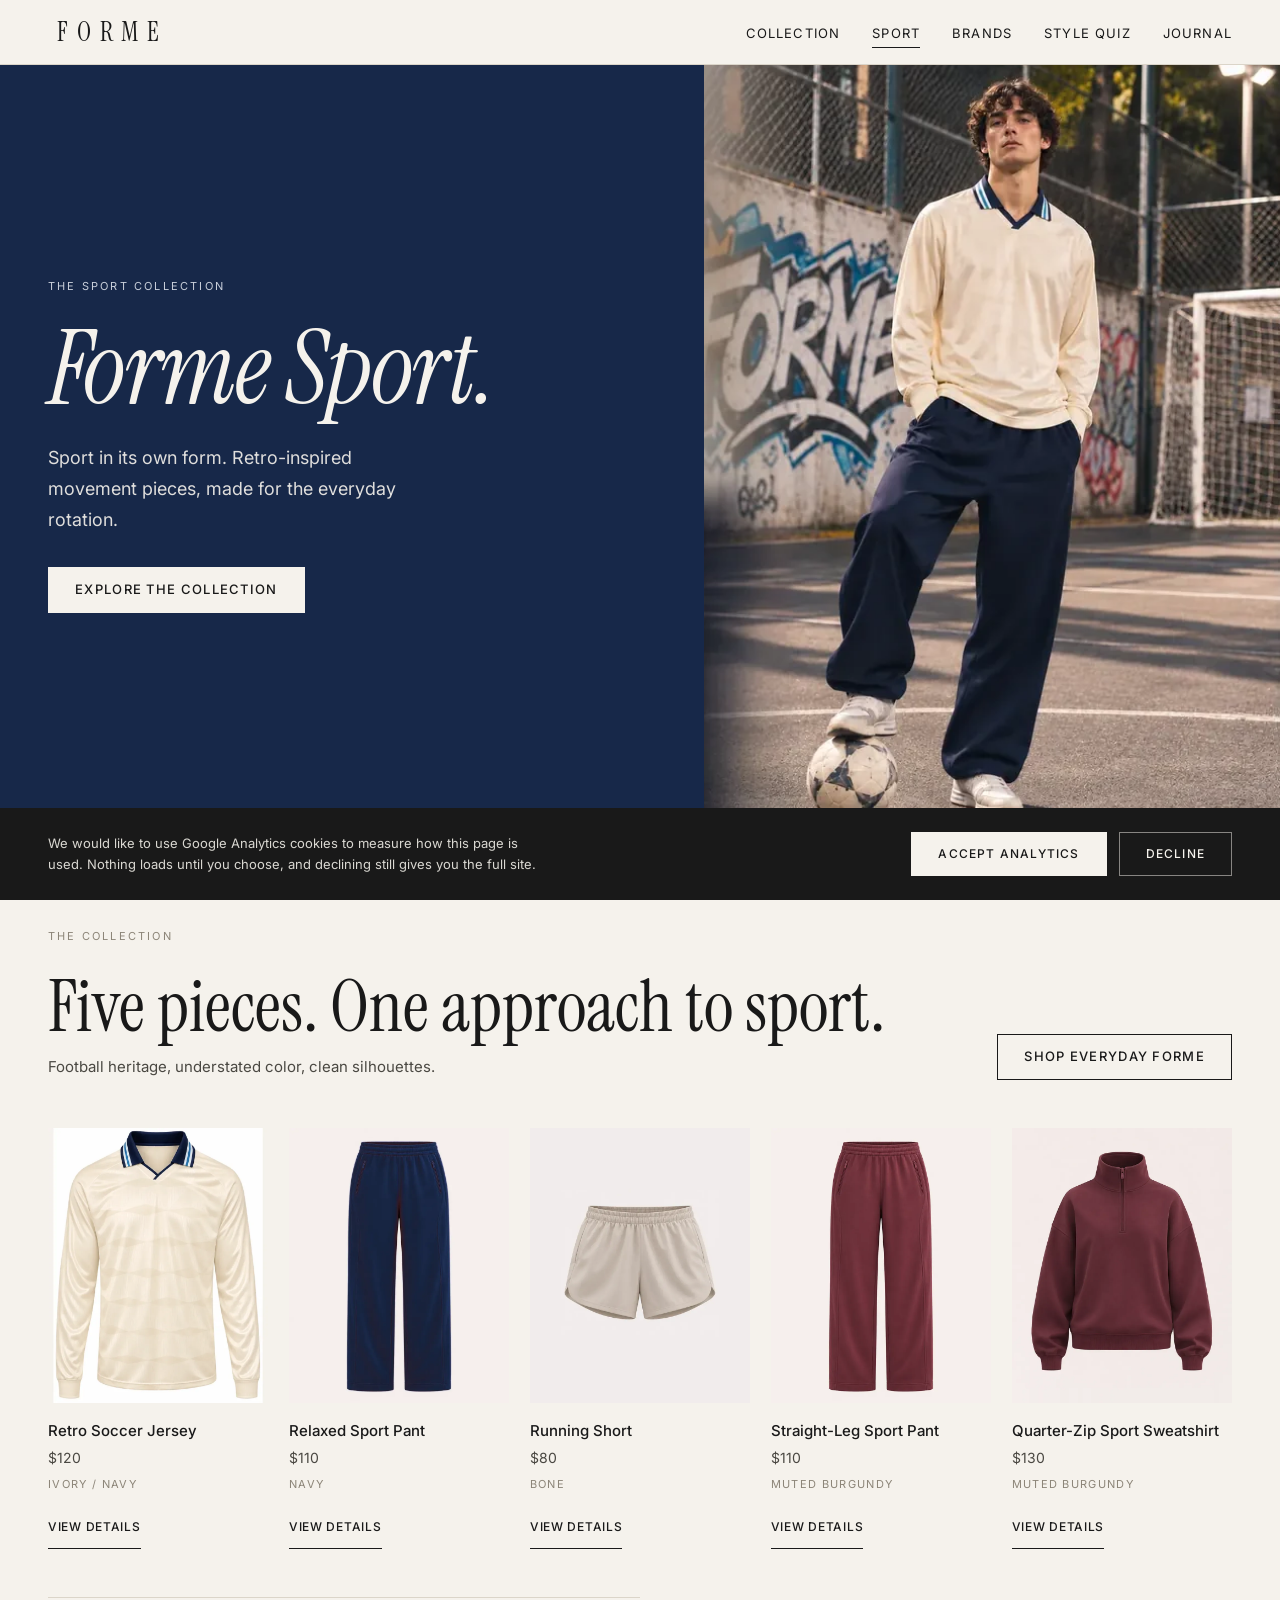
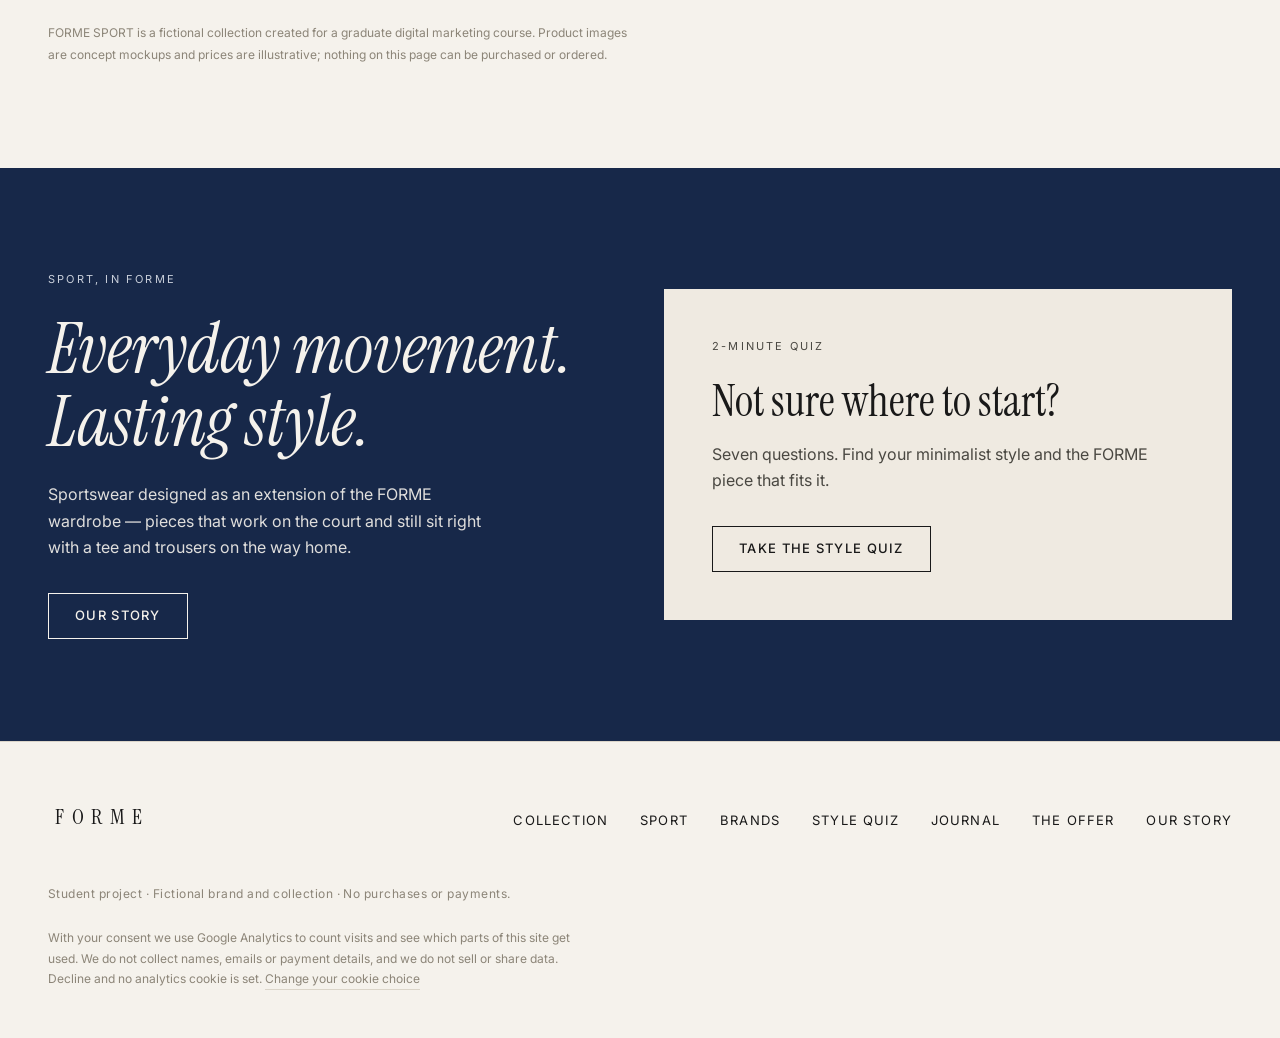
<file: sport.html>
<!DOCTYPE html>
<html lang="en">
<head>
<meta charset="utf-8">
<meta name="viewport" content="width=device-width, initial-scale=1, viewport-fit=cover">
<title>FORME SPORT — Retro-Inspired Unisex Sportswear | FORME</title>
<meta name="description" content="FORME SPORT: retro-inspired soccer jerseys, relaxed sport pants, running shorts and quarter-zips with clean lines, made for the everyday rotation.">
<meta name="theme-color" content="#F5F2EC">
<meta name="google-adsense-account" content="ca-pub-1368713087096295">
<link rel="canonical" href="https://clothingforme.com/sport.html">
<meta property="og:type" content="website">
<meta property="og:site_name" content="FORME">
<meta property="og:title" content="FORME SPORT — Sport in its own form.">
<meta property="og:description" content="Retro-inspired sportswear with clean silhouettes, made for the everyday rotation.">
<meta property="og:url" content="https://clothingforme.com/sport.html">
<meta property="og:image" content="https://clothingforme.com/assets/forme-sport/og-sport.jpg">
<meta property="og:image:width" content="1200">
<meta property="og:image:height" content="630">
<meta name="twitter:card" content="summary_large_image">
<link rel="icon" href="assets/favicon.svg" type="image/svg+xml">
<link rel="preload" as="image" href="assets/forme-sport/court-portrait.webp" type="image/webp">
<link rel="preconnect" href="https://fonts.googleapis.com">
<link rel="preconnect" href="https://fonts.gstatic.com" crossorigin>
<link rel="stylesheet" href="https://fonts.googleapis.com/css2?family=Instrument+Serif:ital@0;1&family=Inter:wght@400;500&display=swap">
<link rel="stylesheet" href="assets/journal.css">
<script type="application/ld+json">
{"@context":"https://schema.org","@type":"CollectionPage","name":"FORME SPORT",
"description":"Retro-inspired unisex sportswear concept collection from FORME.",
"url":"https://clothingforme.com/sport.html",
"isPartOf":{"@type":"WebSite","name":"FORME","url":"https://clothingforme.com/"}}
</script>
<style>
:root{--navy:#172849}
.sport-hero{display:grid;grid-template-columns:1.1fr .9fr;background:var(--navy);color:var(--ivory)}
.sport-hero__copy{align-self:center;padding:clamp(48px,7vw,104px) var(--gutter);padding-left:max(var(--gutter),calc((100vw - var(--maxw))/2 + var(--gutter)))}
.sport-hero__copy .eyebrow{color:#C9CFDA}
.sport-hero h1{font-family:var(--font-display);font-style:italic;font-size:clamp(56px,8vw,112px);
  line-height:.98;letter-spacing:-.015em;margin-bottom:var(--s-4)}
.sport-hero__lede{font-size:clamp(16px,1.6vw,18px);line-height:1.7;max-width:36ch;
  color:rgba(245,242,236,.9);margin-bottom:var(--s-5)}
.sport-hero .btn{border-color:var(--ivory);background:var(--ivory);color:var(--ink)}
.sport-hero .btn:hover{background:transparent;color:var(--ivory)}
.sport-hero__media{margin:0;min-height:100%;background:#2b2d30}
.sport-hero__media img{width:100%;height:100%;max-height:760px;object-fit:cover;object-position:center 12%}

.sport-collection{padding-block:clamp(56px,8vw,112px)}
.collection-top{display:flex;align-items:flex-end;justify-content:space-between;gap:var(--s-4);
  flex-wrap:wrap;margin-bottom:var(--s-6)}
.collection-top h2{font-family:var(--font-display);font-size:clamp(40px,6vw,72px);line-height:1.02;
  margin-bottom:var(--s-2)}
.collection-sub{color:var(--ink-70);font-size:15px}
.product-grid{list-style:none;display:grid;gap:clamp(14px,1.6vw,24px);
  grid-template-columns:repeat(2,minmax(0,1fr))}
@media (min-width:760px){.product-grid{grid-template-columns:repeat(3,minmax(0,1fr))}}
@media (min-width:1100px){.product-grid{grid-template-columns:repeat(5,minmax(0,1fr))}}
.product-card{min-width:0}
.product-image{background:var(--ivory-2);aspect-ratio:4/5;overflow:hidden}
.product-image img{width:100%;height:100%;object-fit:cover;transition:transform .3s ease}
.product-card:hover .product-image img{transform:scale(1.025)}
.product-title{font-size:15px;font-weight:500;margin:var(--s-3) 0 2px}
.product-price{color:var(--ink-70);font-size:14px}
.product-meta{margin-top:6px;font-size:11px;text-transform:uppercase;letter-spacing:.12em;color:var(--stone)}
.product-btn{margin-top:var(--s-2);padding:8px 0;min-height:44px;border:0;border-bottom:1px solid var(--ink);
  background:none;cursor:pointer;font-size:12px;font-weight:500;letter-spacing:.06em;text-transform:uppercase}
.product-btn:hover{opacity:.65}
.concept-note{margin-top:var(--s-6);padding-top:var(--s-4);border-top:1px solid var(--line);
  font-size:12px;line-height:1.8;color:var(--stone);max-width:74ch}

.sport-story{background:var(--navy);color:var(--ivory);padding-block:clamp(56px,8vw,112px)}
.sport-story__grid{display:grid;gap:var(--s-6);align-items:center}
@media (min-width:860px){.sport-story__grid{grid-template-columns:1fr 1fr}}
.sport-story h2{font-family:var(--font-display);font-style:italic;font-size:clamp(40px,5.5vw,76px);
  line-height:1.03;margin-bottom:var(--s-4)}
.sport-story p:not(.eyebrow){max-width:46ch;color:rgba(245,242,236,.9);margin-bottom:var(--s-5)}
.sport-story .eyebrow{color:#C9CFDA}
.sport-story .btn{border-color:var(--ivory);color:var(--ivory)}
.sport-story .btn:hover{background:var(--ivory);color:var(--ink)}
.sport-story__links{display:flex;flex-wrap:wrap;gap:var(--s-2)}
.sport-story__quiz{background:var(--ivory-2);color:var(--ink);padding:clamp(28px,4vw,48px)}
.sport-story__quiz h3{font-family:var(--font-display);font-size:clamp(30px,3.4vw,44px);line-height:1.05;margin-bottom:var(--s-3)}
.sport-story__quiz p{color:var(--ink-70)!important}
.sport-story__quiz .btn{border-color:var(--ink);color:var(--ink)}
.sport-story__quiz .btn:hover{background:var(--ink);color:var(--ivory)}

dialog{max-width:min(900px,94vw);width:900px;border:0;padding:0;background:var(--ivory);color:var(--ink);
  box-shadow:0 15px 70px rgba(0,0,0,.25)}
dialog::backdrop{background:rgba(23,21,20,.66)}
.modal-grid{display:grid;grid-template-columns:1fr 1fr}
.modal-grid img{width:100%;height:100%;min-height:400px;object-fit:cover;background:var(--ivory-2)}
.modal-body{padding:48px 36px;position:relative}
.modal-body h2{font-family:var(--font-display);font-size:clamp(36px,4vw,54px);line-height:1.05;margin:var(--s-2) 0 var(--s-3)}
.modal-body p{color:var(--ink-70);margin-bottom:var(--s-2)}
.modal-price{font-weight:500;color:var(--ink)!important}
.modal-close{position:absolute;right:12px;top:8px;width:44px;height:44px;background:none;border:0;
  font-size:30px;line-height:1;cursor:pointer}
.modal-disclaimer{font-size:12px;margin-top:var(--s-5)}

@media (max-width:760px){
  .sport-hero{grid-template-columns:1fr}
  .sport-hero__media{order:-1}
  .sport-hero__media img{max-height:440px}
  .modal-grid{grid-template-columns:1fr}
  .modal-grid img{min-height:0;height:260px}
  .modal-body{padding:28px 22px}
}
</style>
</head>
<body>
<a class="skip" href="#main">Skip to content</a>
<header class="header">
  <div class="wrap header__inner">
    <a class="wordmark" href="index.html" aria-label="FORME — home">FORME</a>
    <nav aria-label="Primary">
      <ul class="nav__list">
        <li><a href="index.html#collection">Collection</a></li>
        <li><a href="sport.html" aria-current="page">Sport</a></li>
        <li><a href="index.html#brands">Brands</a></li>
        <li><a href="style-quiz.html">Style Quiz</a></li>
        <li><a href="journal/index.html">Journal</a></li>
      </ul>
    </nav>
  </div>
</header>

<main id="main">
  <section class="sport-hero" aria-labelledby="hero-title">
    <div class="sport-hero__copy">
      <p class="eyebrow">The sport collection</p>
      <h1 id="hero-title">Forme Sport.</h1>
      <p class="sport-hero__lede">Sport in its own form. Retro-inspired movement pieces, made for the everyday rotation.</p>
      <a href="#sport-collection" class="btn" data-event="sport_cta_click" data-source="sport_hero">Explore the collection</a>
    </div>
    <figure class="sport-hero__media">
      <img src="assets/forme-sport/court-portrait.webp" width="570" height="790" fetchpriority="high" decoding="async"
           alt="A model on an outdoor soccer court in the ivory Retro Soccer Jersey and navy Relaxed Sport Pant, one foot on a ball, with FORME graffiti on the wall behind.">
    </figure>
  </section>

  <section id="sport-collection" class="sport-collection wrap" aria-labelledby="collection-title">
    <div class="collection-top">
      <div>
        <p class="eyebrow">The collection</p>
        <h2 id="collection-title">Five pieces. One approach to sport.</h2>
        <p class="collection-sub">Football heritage, understated color, clean silhouettes.</p>
      </div>
      <a href="index.html#collection" class="btn" data-event="collection_cta_click" data-source="sport_page">Shop everyday FORME</a>
    </div>

    <ul class="product-grid">
      <li class="product-card" data-name="Retro Soccer Jersey" data-price="$120" data-color="Ivory / Navy" data-image="assets/forme-sport/retro-jersey.webp" data-description="A long-sleeve retro football shirt with a contrast polo collar and a subtle tonal jacquard. Inspired by the pitch and the 1990s.">
        <div class="product-image"><img src="assets/forme-sport/retro-jersey.webp" width="800" height="1000" loading="lazy" decoding="async" alt="Ivory long-sleeve retro soccer jersey with a navy striped collar."></div>
        <h3 class="product-title">Retro Soccer Jersey</h3><p class="product-price">$120</p><p class="product-meta">Ivory / Navy</p>
        <button class="product-btn" type="button" data-open-product data-event="product_detail_view" data-source="sport_grid" data-product="sport-retro-jersey">View details</button>
      </li>
      <li class="product-card" data-name="Relaxed Sport Pant" data-price="$110" data-color="Navy" data-image="assets/forme-sport/navy-pants.webp" data-description="Relaxed navy track trousers with a straight wide leg, discreet zip pockets and a clean, unstriped finish.">
        <div class="product-image"><img src="assets/forme-sport/navy-pants.webp" width="800" height="1000" loading="lazy" decoding="async" alt="Navy straight-leg sport pants with concealed zip pockets."></div>
        <h3 class="product-title">Relaxed Sport Pant</h3><p class="product-price">$110</p><p class="product-meta">Navy</p>
        <button class="product-btn" type="button" data-open-product data-event="product_detail_view" data-source="sport_grid" data-product="sport-relaxed-pant">View details</button>
      </li>
      <li class="product-card" data-name="Running Short" data-price="$80" data-color="Bone" data-image="assets/forme-sport/running-shorts.webp" data-description="Lightweight running shorts with an elastic waistband, discreet pockets and a softly curved hem.">
        <div class="product-image"><img src="assets/forme-sport/running-shorts.webp" width="800" height="1000" loading="lazy" decoding="async" alt="Bone unisex running shorts with curved side hems."></div>
        <h3 class="product-title">Running Short</h3><p class="product-price">$80</p><p class="product-meta">Bone</p>
        <button class="product-btn" type="button" data-open-product data-event="product_detail_view" data-source="sport_grid" data-product="sport-running-short">View details</button>
      </li>
      <li class="product-card" data-name="Straight-Leg Sport Pant" data-price="$110" data-color="Muted Burgundy" data-image="assets/forme-sport/burgundy-pants.webp" data-description="Soft sport trousers with a relaxed straight leg, gathered waistband and tonal zip pockets. Made to pair with the matching quarter-zip.">
        <div class="product-image"><img src="assets/forme-sport/burgundy-pants.webp" width="800" height="1000" loading="lazy" decoding="async" alt="Muted burgundy straight-leg sport pants with tonal zip pockets."></div>
        <h3 class="product-title">Straight-Leg Sport Pant</h3><p class="product-price">$110</p><p class="product-meta">Muted Burgundy</p>
        <button class="product-btn" type="button" data-open-product data-event="product_detail_view" data-source="sport_grid" data-product="sport-straight-pant">View details</button>
      </li>
      <li class="product-card" data-name="Quarter-Zip Sport Sweatshirt" data-price="$130" data-color="Muted Burgundy" data-image="assets/forme-sport/quarter-zip.webp" data-description="A relaxed pullover with a high stand collar, discreet quarter zip and ribbed cuffs. An elevated everyday layer.">
        <div class="product-image"><img src="assets/forme-sport/quarter-zip.webp" width="800" height="1000" loading="lazy" decoding="async" alt="Muted burgundy oversized quarter-zip sweatshirt with a high collar."></div>
        <h3 class="product-title">Quarter-Zip Sport Sweatshirt</h3><p class="product-price">$130</p><p class="product-meta">Muted Burgundy</p>
        <button class="product-btn" type="button" data-open-product data-event="product_detail_view" data-source="sport_grid" data-product="sport-quarter-zip">View details</button>
      </li>
    </ul>

    <p class="concept-note">FORME SPORT is a fictional collection created for a graduate digital marketing course. Product images are concept mockups and prices are illustrative; nothing on this page can be purchased or ordered.</p>
  </section>

  <section class="sport-story" aria-labelledby="sport-story-title">
    <div class="wrap sport-story__grid">
      <div>
        <p class="eyebrow">Sport, in FORME</p>
        <h2 id="sport-story-title">Everyday movement.<br>Lasting style.</h2>
        <p>Sportswear designed as an extension of the FORME wardrobe — pieces that work on the court and still sit right with a tee and trousers on the way home.</p>
        <div class="sport-story__links">
          <a class="btn" href="index.html#story">Our story</a>
        </div>
      </div>
      <aside class="sport-story__quiz" aria-labelledby="quiz-teaser-title">
        <p class="eyebrow">2-minute quiz</p>
        <h3 id="quiz-teaser-title">Not sure where to start?</h3>
        <p>Seven questions. Find your minimalist style and the FORME piece that fits it.</p>
        <a class="btn" href="style-quiz.html" data-event="quiz_cta_click" data-source="sport_page">Take the style quiz</a>
      </aside>
    </div>
  </section>
</main>

<footer class="footer">
  <div class="wrap">
    <div class="footer__grid">
      <a class="wordmark" href="index.html" aria-label="FORME — home">FORME</a>
      <nav aria-label="Footer">
        <ul class="footer__nav">
          <li><a href="index.html#collection">Collection</a></li>
          <li><a href="sport.html">Sport</a></li>
          <li><a href="index.html#brands">Brands</a></li>
          <li><a href="style-quiz.html">Style Quiz</a></li>
          <li><a href="journal/index.html">Journal</a></li>
          <li><a href="index.html#offer">The Offer</a></li>
          <li><a href="index.html#story">Our Story</a></li>
        </ul>
      </nav>
    </div>
    <p class="footer__legal">Student project · Fictional brand and collection · No purchases or payments.</p>
    <p class="footer__privacy">
      With your consent we use Google Analytics to count visits and see which parts of this site get
      used. We do not collect names, emails or payment details, and we do not sell or share data.
      Decline and no analytics cookie is set.
      <button type="button" id="consent-reopen">Change your cookie choice</button>
    </p>
  </div>
</footer>

<dialog id="product-dialog" aria-labelledby="dialog-title">
  <div class="modal-grid">
    <img id="dialog-image" src="assets/forme-sport/retro-jersey.webp" alt="" width="800" height="1000">
    <div class="modal-body">
      <button class="modal-close" id="dialog-close" type="button" aria-label="Close details">×</button>
      <p class="eyebrow">FORME SPORT · Concept piece</p>
      <h2 id="dialog-title"></h2>
      <p id="dialog-price" class="modal-price"></p>
      <p id="dialog-color"></p>
      <p id="dialog-desc"></p>
      <p class="modal-disclaimer">Concept product. Illustrative price only. This item is not available for purchase.</p>
    </div>
  </div>
</dialog>

<aside class="consent" id="consent" role="region" aria-label="Cookie choice" hidden>
  <div class="consent__inner">
    <p>We would like to use Google Analytics cookies to measure how this page is used. Nothing loads
      until you choose, and declining still gives you the full site.</p>
    <div class="consent__actions">
      <button class="btn btn--accept" type="button" id="consent-accept">Accept analytics</button>
      <button class="btn btn--decline" type="button" id="consent-decline">Decline</button>
    </div>
  </div>
</aside>
<script src="assets/forme.js"></script>
<script>
(function () {
  var dialog = document.getElementById('product-dialog'), last = null;
  if (!dialog || typeof dialog.showModal !== 'function') return;
  document.querySelectorAll('[data-open-product]').forEach(function (btn) {
    btn.addEventListener('click', function () {
      var card = btn.closest('.product-card'); if (!card) return;
      last = btn;
      document.getElementById('dialog-title').textContent = card.dataset.name;
      document.getElementById('dialog-price').textContent = card.dataset.price + ' · Illustrative';
      document.getElementById('dialog-color').textContent = card.dataset.color;
      document.getElementById('dialog-desc').textContent = card.dataset.description;
      var pic = card.querySelector('img'), img = document.getElementById('dialog-image');
      img.src = card.dataset.image; img.alt = pic ? pic.alt : '';
      dialog.showModal();
      document.getElementById('dialog-close').focus();
    });
  });
  document.getElementById('dialog-close').addEventListener('click', function () { dialog.close(); });
  dialog.addEventListener('click', function (e) { if (e.target === dialog) dialog.close(); });
  dialog.addEventListener('close', function () { if (last) last.focus(); });
})();
</script>
</body>
</html>
</file>
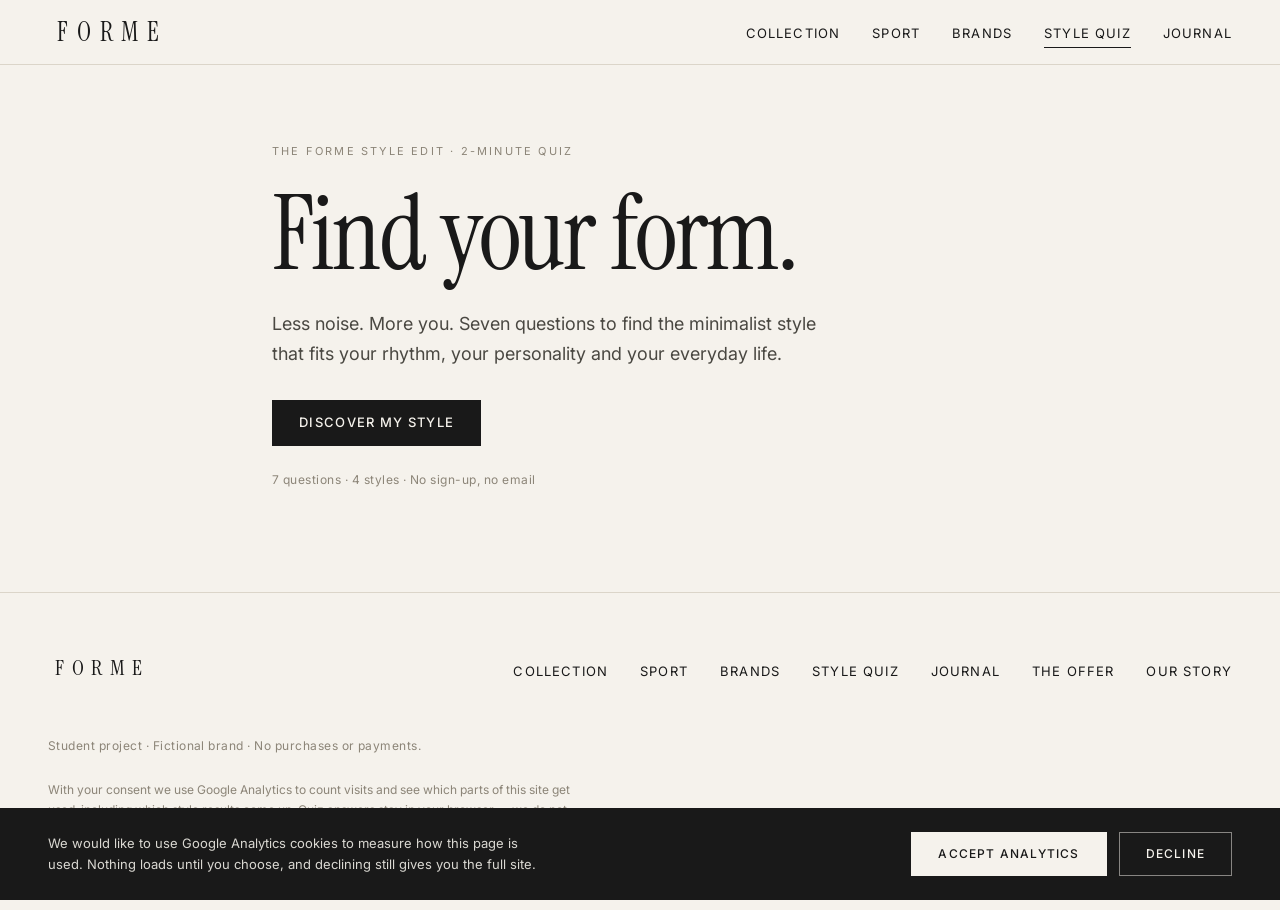
<file: style-quiz.html>
<!DOCTYPE html>
<html lang="en">
<head>
<meta charset="utf-8">
<meta name="viewport" content="width=device-width, initial-scale=1, viewport-fit=cover">
<title>What's Your Minimalist Style? Take the 2-Minute Quiz | FORME</title>
<meta name="description" content="Find your minimalist clothing style in seven questions. Get your style profile, a color palette, a styling tip and the FORME piece that fits you.">
<meta name="theme-color" content="#F5F2EC">
<meta name="google-adsense-account" content="ca-pub-1368713087096295">
<link rel="canonical" href="https://clothingforme.com/style-quiz.html">
<meta property="og:type" content="website">
<meta property="og:site_name" content="FORME">
<meta property="og:title" content="Find your form — the FORME style quiz">
<meta property="og:description" content="Seven questions, four minimalist styles. Which one are you?">
<meta property="og:url" content="https://clothingforme.com/style-quiz.html">
<meta property="og:image" content="https://clothingforme.com/assets/og-cover.jpg">
<meta property="og:image:width" content="1200">
<meta property="og:image:height" content="630">
<meta name="twitter:card" content="summary_large_image">
<link rel="icon" href="assets/favicon.svg" type="image/svg+xml">
<link rel="preconnect" href="https://fonts.googleapis.com">
<link rel="preconnect" href="https://fonts.gstatic.com" crossorigin>
<link rel="stylesheet" href="https://fonts.googleapis.com/css2?family=Instrument+Serif:ital@0;1&family=Inter:wght@400;500&display=swap">
<link rel="stylesheet" href="assets/journal.css">
<style>
.quiz-page{max-width:52rem;padding-block:clamp(40px,6vw,88px) clamp(56px,8vw,112px)}
.quiz-hero h1{font-family:var(--font-display);font-size:clamp(56px,10vw,104px);line-height:.97;
  letter-spacing:-.02em;margin-bottom:var(--s-4)}
.quiz-hero p.lede{font-size:18px;line-height:1.65;color:var(--ink-70);max-width:36rem}
.quiz-note{margin-top:var(--s-4);font-size:12px;color:var(--stone);letter-spacing:.04em}
.actions{display:flex;flex-wrap:wrap;gap:var(--s-2);margin-top:var(--s-5)}
.btn--ghost:hover{background:var(--ink);color:var(--ivory)}
.btn[disabled]{opacity:.35;cursor:not-allowed}
.progress-top{display:flex;justify-content:space-between;gap:var(--s-3);margin-bottom:var(--s-3);
  font-size:11px;letter-spacing:.16em;text-transform:uppercase;color:var(--stone)}
.progress{height:2px;background:var(--line)}
.bar{height:100%;width:0;background:var(--ink);transition:width .25s ease}
.question{font-family:var(--font-display);font-size:clamp(32px,5vw,52px);line-height:1.08;
  margin:var(--s-6) 0 var(--s-5);outline:none}
.options{display:grid;gap:var(--s-2)}
.option{display:flex;align-items:center;gap:var(--s-3);width:100%;text-align:left;cursor:pointer;
  background:transparent;border:1px solid var(--line);padding:16px 18px;line-height:1.5;font-size:15px;
  transition:background-color .18s ease,border-color .18s ease}
.option:hover{background:var(--ivory-2);border-color:var(--stone)}
.option[aria-pressed="true"]{background:var(--ivory-2);border-color:var(--ink)}
.letter{display:grid;place-items:center;flex:none;width:36px;height:36px;background:var(--ivory-2);
  font-size:12px;font-weight:500}
.option[aria-pressed="true"] .letter{background:var(--ink);color:var(--ivory)}
.result h2{font-family:var(--font-display);font-size:clamp(44px,8vw,80px);line-height:1.02;
  margin:var(--s-3) 0 var(--s-2);outline:none}
.result-tag{font-size:11px;letter-spacing:.2em;color:var(--burgundy);font-weight:500}
.result-desc{font-size:17px;line-height:1.75;color:var(--ink-70);max-width:40rem;margin-top:var(--s-4)}
.result-grid{display:grid;gap:var(--s-3);margin-top:var(--s-6)}
@media (min-width:640px){.result-grid{grid-template-columns:1fr 1fr}}
.panel{background:var(--ivory-2);padding:var(--s-5)}
.panel h3{font-size:11px;letter-spacing:.18em;text-transform:uppercase;color:var(--stone);margin-bottom:var(--s-2)}
.panel p{font-size:15px;color:var(--ink-70);margin-bottom:var(--s-4)}
.panel p:last-child{margin-bottom:0}
.panel .match-name{font-family:var(--font-display);font-size:30px;line-height:1.1;color:var(--ink);margin-bottom:var(--s-3)}
.match-links{display:flex;flex-direction:column;gap:6px;font-size:14px}
.match-links a{text-decoration:none;border-bottom:1px solid var(--ink);align-self:flex-start;padding:2px 0}
.swatches{display:flex;gap:6px;margin-bottom:var(--s-4)}
.swatches i{height:32px;flex:1}
.disclosure{margin-top:var(--s-5);font-size:12px;color:var(--stone);max-width:62ch}
.status{min-height:1.6em;font-size:13px;color:var(--ink-70);margin-top:var(--s-2)}
</style>
</head>
<body>
<a class="skip" href="#main">Skip to content</a>
<header class="header">
  <div class="wrap header__inner">
    <a class="wordmark" href="index.html" aria-label="FORME — home">FORME</a>
    <nav aria-label="Primary">
      <ul class="nav__list">
        <li><a href="index.html#collection">Collection</a></li>
        <li><a href="sport.html">Sport</a></li>
        <li><a href="index.html#brands">Brands</a></li>
        <li><a href="style-quiz.html" aria-current="page">Style Quiz</a></li>
        <li><a href="journal/index.html">Journal</a></li>
      </ul>
    </nav>
  </div>
</header>

<main id="main" class="wrap quiz-page">
  <section id="intro" class="quiz-hero" aria-labelledby="intro-title">
    <p class="eyebrow">The FORME style edit · 2-minute quiz</p>
    <h1 id="intro-title">Find your form.</h1>
    <p class="lede">Less noise. More you. Seven questions to find the minimalist style that fits your rhythm, your personality and your everyday life.</p>
    <div class="actions">
      <button id="start" class="btn btn--solid" type="button">Discover my style</button>
    </div>
    <p class="quiz-note">7 questions · 4 styles · No sign-up, no email</p>
    <noscript><p class="quiz-note">The quiz needs JavaScript. You can still <a href="index.html#collection">browse the collection</a>.</p></noscript>
  </section>

  <section id="quiz" aria-live="polite" hidden>
    <div class="progress-top"><span>Find your form</span><span id="counter"></span></div>
    <div class="progress" role="progressbar" aria-label="Quiz progress" aria-valuemin="0" aria-valuemax="7" aria-valuenow="0" id="progress"><div class="bar" id="bar"></div></div>
    <h2 class="question" id="question" tabindex="-1"></h2>
    <div id="options" class="options"></div>
    <div class="actions">
      <button id="back" class="btn" type="button">Previous</button>
      <button id="next" class="btn btn--solid" type="button" disabled>Continue</button>
    </div>
  </section>

  <section id="result" class="result" aria-live="polite" hidden>
    <p class="eyebrow">Your FORME style profile</p>
    <h2 id="result-title" tabindex="-1"></h2>
    <p id="result-tag" class="result-tag"></p>
    <p id="result-desc" class="result-desc"></p>
    <div class="result-grid">
      <div class="panel">
        <h3>Your palette</h3>
        <div id="swatches" class="swatches" role="img" aria-label="Suggested color palette"></div>
        <h3>Your wardrobe essentials</h3>
        <p id="pieces"></p>
        <h3>Your styling note</h3>
        <p id="tip"></p>
      </div>
      <div class="panel">
        <h3>Your FORME match</h3>
        <p class="match-name" id="match"></p>
        <div class="match-links">
          <a id="match-collection" href="index.html#collection" data-event="quiz_result_click" data-source="quiz_result">See it in the collection</a>
          <a id="match-shop" href="index.html#collection" target="_blank" rel="noopener noreferrer sponsored" data-event="outbound_product_click" data-source="quiz_result">Shop a similar piece on Amazon</a>
        </div>
        <h3 style="margin-top:var(--s-5)">From FORME SPORT</h3>
        <div class="match-links">
          <a id="sport-pick" href="sport.html" data-event="quiz_result_click" data-source="quiz_sport_pick"></a>
        </div>
      </div>
    </div>
    <div class="actions">
      <button id="copy" class="btn btn--solid" type="button">Copy my result</button>
      <button id="retake" class="btn" type="button">Retake quiz</button>
    </div>
    <p class="status" id="copy-status" role="status" aria-live="polite"></p>
    <p class="disclosure">FORME is a fictional brand made for a graduate digital marketing course; nothing here is for sale. The Amazon link is an affiliate link — as an Amazon Associate, FORME earns from qualifying purchases.</p>
  </section>
</main>

<footer class="footer">
  <div class="wrap">
    <div class="footer__grid">
      <a class="wordmark" href="index.html" aria-label="FORME — home">FORME</a>
      <nav aria-label="Footer">
        <ul class="footer__nav">
          <li><a href="index.html#collection">Collection</a></li>
          <li><a href="sport.html">Sport</a></li>
          <li><a href="index.html#brands">Brands</a></li>
          <li><a href="style-quiz.html">Style Quiz</a></li>
          <li><a href="journal/index.html">Journal</a></li>
          <li><a href="index.html#offer">The Offer</a></li>
          <li><a href="index.html#story">Our Story</a></li>
        </ul>
      </nav>
    </div>
    <p class="footer__legal">Student project · Fictional brand · No purchases or payments.</p>
    <p class="footer__privacy">
      With your consent we use Google Analytics to count visits and see which parts of this site get
      used, including which style results come up. Quiz answers stay in your browser — we do not collect
      names, emails or payment details, and we do not sell or share data.
      <button type="button" id="consent-reopen">Change your cookie choice</button>
    </p>
  </div>
</footer>

<aside class="consent" id="consent" role="region" aria-label="Cookie choice" hidden>
  <div class="consent__inner">
    <p>We would like to use Google Analytics cookies to measure how this page is used. Nothing loads
      until you choose, and declining still gives you the full site.</p>
    <div class="consent__actions">
      <button class="btn btn--accept" type="button" id="consent-accept">Accept analytics</button>
      <button class="btn btn--decline" type="button" id="consent-decline">Decline</button>
    </div>
  </div>
</aside>
<script src="assets/forme.js"></script>
<script>
(function () {
  'use strict';
  var track = (window.FORME && window.FORME.track) || function () {};
  var styles = {
    A: { id: 'everyday', name: 'The Everyday Minimalist', tag: 'TIMELESS · SIMPLE · EFFORTLESS',
      desc: 'You believe the best outfits do not need to be complicated. You value dependable pieces that work naturally together, with a focus on simplicity and versatility.',
      pieces: 'Classic tees, neutral trousers, clean sneakers and everyday layers.',
      tip: 'Build a small wardrobe around well-fitting basics in one consistent palette.',
      product: 'Essential Tee', pid: 'essential-tee', shop: 'https://amzn.to/4z4qsgq',
      sport: 'Running Short', colors: ['#EAE4D9', '#C8B9A3', '#8C8C84', '#3B3934'] },
    B: { id: 'comfort', name: 'The Comfort Minimalist', tag: 'SOFT · RELAXED · INTENTIONAL',
      desc: 'Comfort is part of your personal style. You gravitate toward relaxed fits, easy layers and clothing that feels as good as it looks.',
      pieces: 'Soft hoodies, relaxed pants, comfortable tees and easy layers.',
      tip: 'Mix soft textures with relaxed silhouettes for a calm, cohesive look.',
      product: 'Everyday Hoodie', pid: 'everyday-hoodie', shop: 'https://amzn.to/4ixvUkX',
      sport: 'Quarter-Zip Sport Sweatshirt', colors: ['#F1EADF', '#D0C6B7', '#A5AA9B', '#595650'] },
    C: { id: 'modern', name: 'The Modern Minimalist', tag: 'CLEAN · CONFIDENT · REFINED',
      desc: 'You love a streamlined look where every detail has a purpose. Thoughtful proportions and coordinated colors help you feel polished without trying too hard.',
      pieces: 'Monochrome basics, clean-cut trousers, structured tops and refined layers.',
      tip: 'Create contrast through fit and proportion instead of loud patterns.',
      product: 'Relaxed Trouser', pid: 'relaxed-trouser', shop: 'https://amzn.to/4sgqvmv',
      sport: 'Relaxed Sport Pant', colors: ['#222222', '#595955', '#A9A8A3', '#E9E8E2'] },
    D: { id: 'creative', name: 'The Creative Minimalist', tag: 'VERSATILE · EXPRESSIVE · EFFORTLESS',
      desc: 'You see minimalism as a foundation for self-expression. You enjoy layering and subtle details that make everyday outfits feel personal.',
      pieces: 'Overshirts, relaxed trousers, versatile basics and subtle accessories.',
      tip: 'Experiment with texture and layers while keeping your color palette simple.',
      product: 'Studio Overshirt', pid: 'studio-overshirt', shop: 'https://amzn.to/3VIWTSR',
      sport: 'Retro Soccer Jersey', colors: ['#DED6C7', '#9B9B89', '#777E77', '#49443F'] }
  };
  var questions = [
    ['What’s your ideal everyday outfit?', 'A classic tee, straight-leg trousers and clean sneakers.', 'An oversized hoodie, relaxed pants and comfortable shoes.', 'A monochrome outfit with structured, well-fitted pieces.', 'A simple tee layered with an overshirt and relaxed trousers.'],
    ['Which color palette do you reach for most?', 'Timeless neutrals: white, beige and gray.', 'Soft, muted shades: oatmeal, cream and sage.', 'Monochrome: black, white and charcoal.', 'Earthy tones: olive, stone, navy and brown.'],
    ['What matters most when choosing clothes?', 'Timelessness — pieces I can wear year after year.', 'Comfort — clothes that feel as good as they look.', 'Clean design, sharp silhouettes and thoughtful details.', 'Versatility — pieces I can mix, match and layer.'],
    ['How do you want your clothes to make you feel?', 'Effortlessly put-together.', 'Relaxed and comfortable.', 'Confident and polished.', 'Creative and individual.'],
    ['What does your typical day look like?', 'A mix of work, errands and downtime.', 'A slower, more laid-back pace.', 'A busy, goal-oriented routine.', 'Creative projects, exploring and seeing people.'],
    ['Which wardrobe essential would you choose first?', 'A perfectly fitted cotton T-shirt.', 'A soft, oversized hoodie.', 'A pair of clean-cut, relaxed trousers.', 'A versatile overshirt for layering.'],
    ['What’s your approach to personal style?', 'Keep it simple, consistent and timeless.', 'Prioritize comfort and easy silhouettes.', 'Focus on fit, proportion and refined details.', 'Experiment with layering and subtle personal touches.']
  ];
  var keys = ['A', 'B', 'C', 'D'];
  var $ = function (id) { return document.getElementById(id); };
  var index = 0, answers = new Array(questions.length).fill(null), current = null;

  function show(id) {
    ['intro', 'quiz', 'result'].forEach(function (k) { $(k).hidden = (k !== id); });
    window.scrollTo(0, 0);
  }
  function render() {
    var q = questions[index];
    $('counter').textContent = 'Question ' + (index + 1) + ' / ' + questions.length;
    $('bar').style.width = ((index + 1) / questions.length * 100) + '%';
    $('progress').setAttribute('aria-valuenow', String(index + 1));
    $('question').textContent = q[0];
    $('options').replaceChildren();
    keys.forEach(function (k, i) {
      var b = document.createElement('button');
      b.type = 'button'; b.className = 'option';
      b.setAttribute('aria-pressed', String(answers[index] === k));
      var l = document.createElement('span'); l.className = 'letter'; l.textContent = k;
      var t = document.createElement('span'); t.textContent = q[i + 1];
      b.append(l, t);
      b.addEventListener('click', function () { answers[index] = k; render(); $('next').focus(); });
      $('options').append(b);
    });
    $('back').style.visibility = index === 0 ? 'hidden' : 'visible';
    $('next').disabled = !answers[index];
    $('next').textContent = index === questions.length - 1 ? 'See my style' : 'Continue';
  }
  function finish() {
    var scores = {}; keys.forEach(function (k) { scores[k] = answers.filter(function (a) { return a === k; }).length; });
    var max = Math.max.apply(null, keys.map(function (k) { return scores[k]; }));
    var winner = answers.find(function (a) { return scores[a] === max; });   /* tie → earliest answer */
    var s = current = styles[winner];
    $('result-title').textContent = s.name;
    $('result-tag').textContent = s.tag;
    $('result-desc').textContent = s.desc;
    $('pieces').textContent = s.pieces;
    $('tip').textContent = s.tip;
    $('match').textContent = s.product;
    $('swatches').replaceChildren();
    s.colors.forEach(function (c) { var i = document.createElement('i'); i.style.backgroundColor = c; $('swatches').append(i); });
    var col = $('match-collection');
    col.href = 'index.html#product-' + s.pid; col.textContent = 'See the ' + s.product + ' in the collection';
    col.setAttribute('data-product', s.pid);
    var shop = $('match-shop');
    shop.href = s.shop; shop.setAttribute('data-product', s.pid);
    var sp = $('sport-pick');
    sp.textContent = s.sport + ' — see FORME SPORT';
    $('copy-status').textContent = '';
    track('quiz_complete', { quiz_style: s.id, matched_product: s.pid });
    show('result');
    $('result-title').focus({ preventScroll: true });
  }

  $('start').addEventListener('click', function () {
    index = 0; answers.fill(null); show('quiz'); render();
    $('question').focus({ preventScroll: true });
    track('quiz_start', {});
  });
  $('back').addEventListener('click', function () {
    if (index > 0) { index--; render(); $('question').focus({ preventScroll: true }); }
  });
  $('next').addEventListener('click', function () {
    if (!answers[index]) return;
    if (index < questions.length - 1) { index++; render(); $('question').focus({ preventScroll: true }); }
    else finish();
  });
  $('retake').addEventListener('click', function () {
    index = 0; answers.fill(null); show('intro'); $('start').focus();
    track('quiz_retake', { quiz_style: current ? current.id : null });
  });
  $('copy').addEventListener('click', function () {
    if (!current) return;
    var text = 'My FORME style: ' + current.name + '\n' + current.tag + '\nMy FORME match: ' + current.product +
      '\nFind yours: https://clothingforme.com/style-quiz.html?utm_source=copy_link&utm_medium=referral&utm_campaign=style_quiz';
    var done = function (ok) {
      $('copy-status').textContent = ok ? 'Copied — paste it anywhere.' : 'Copy is not available in this browser.';
      if (ok) track('quiz_result_copy', { quiz_style: current.id });
    };
    if (navigator.clipboard && window.isSecureContext) {
      navigator.clipboard.writeText(text).then(function () { done(true); }, function () { done(false); });
    } else { done(false); }
  });
})();
</script>
</body>
</html>
</file>
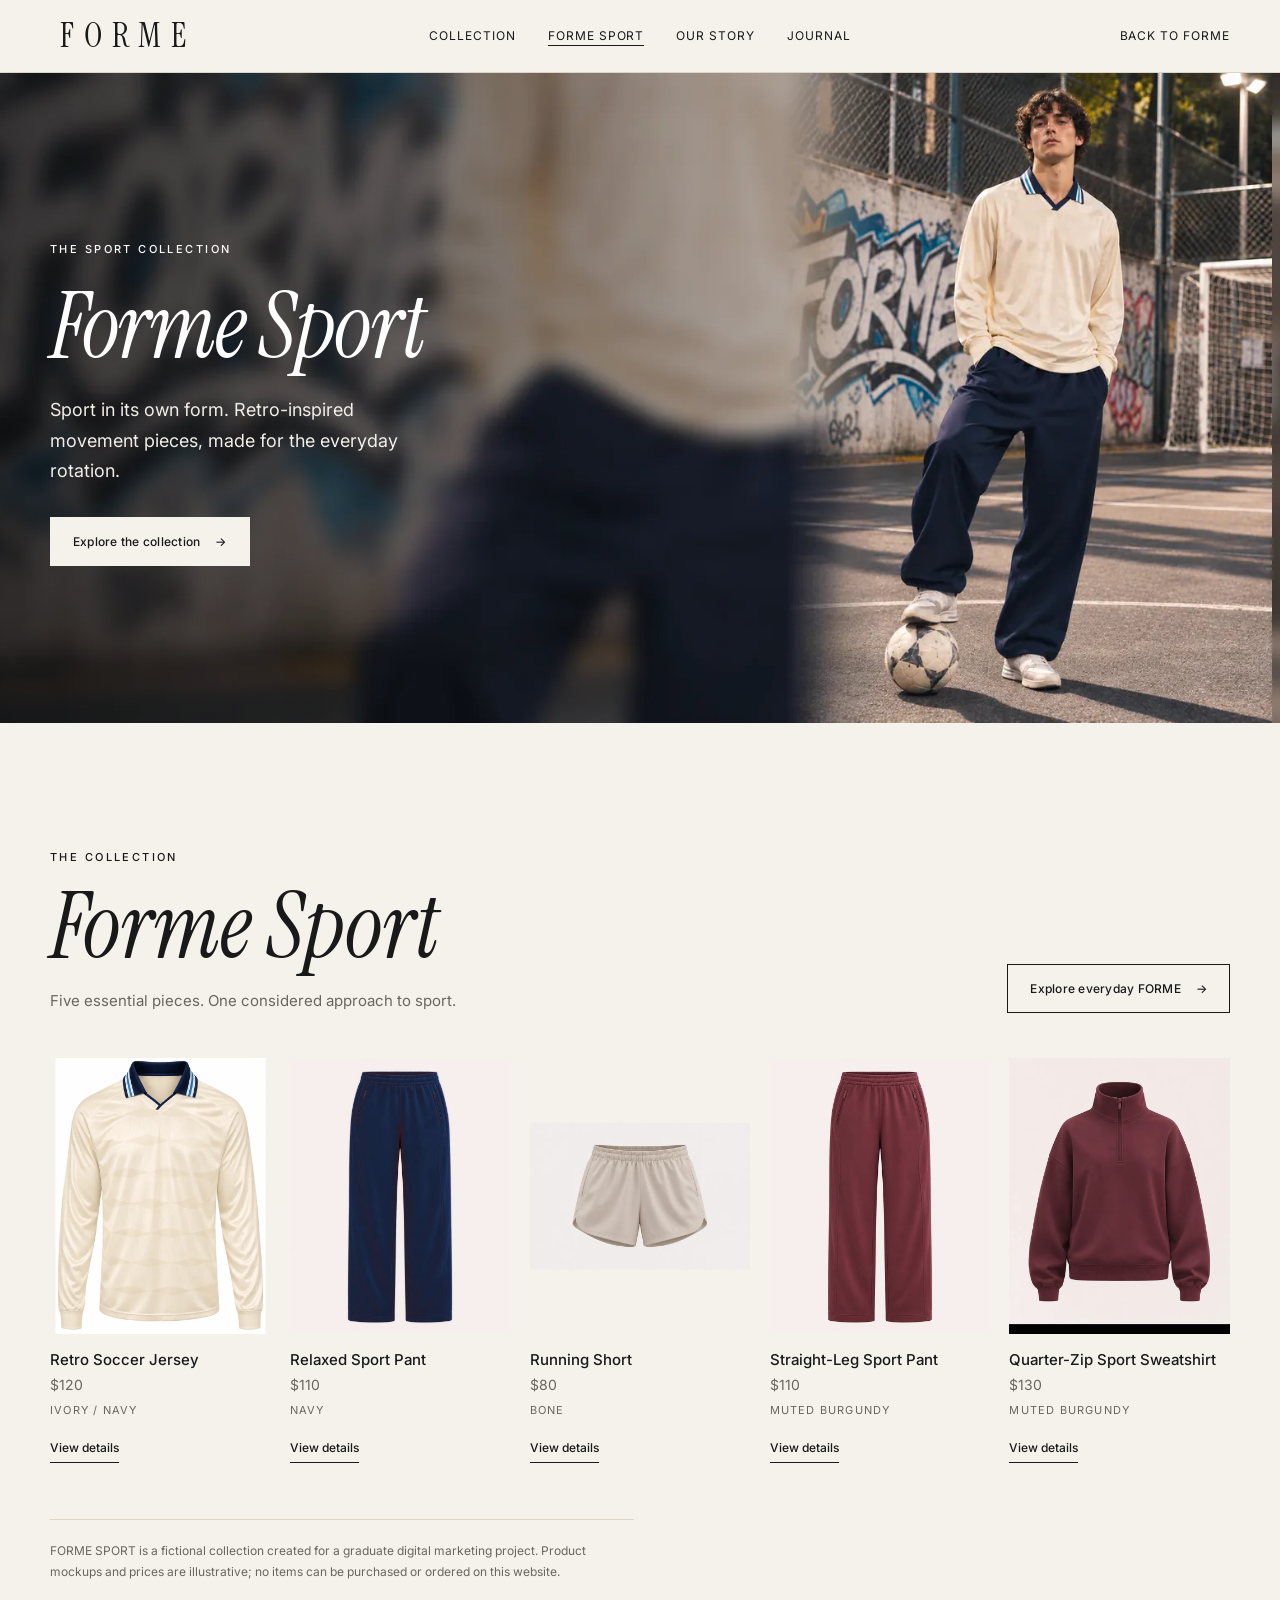
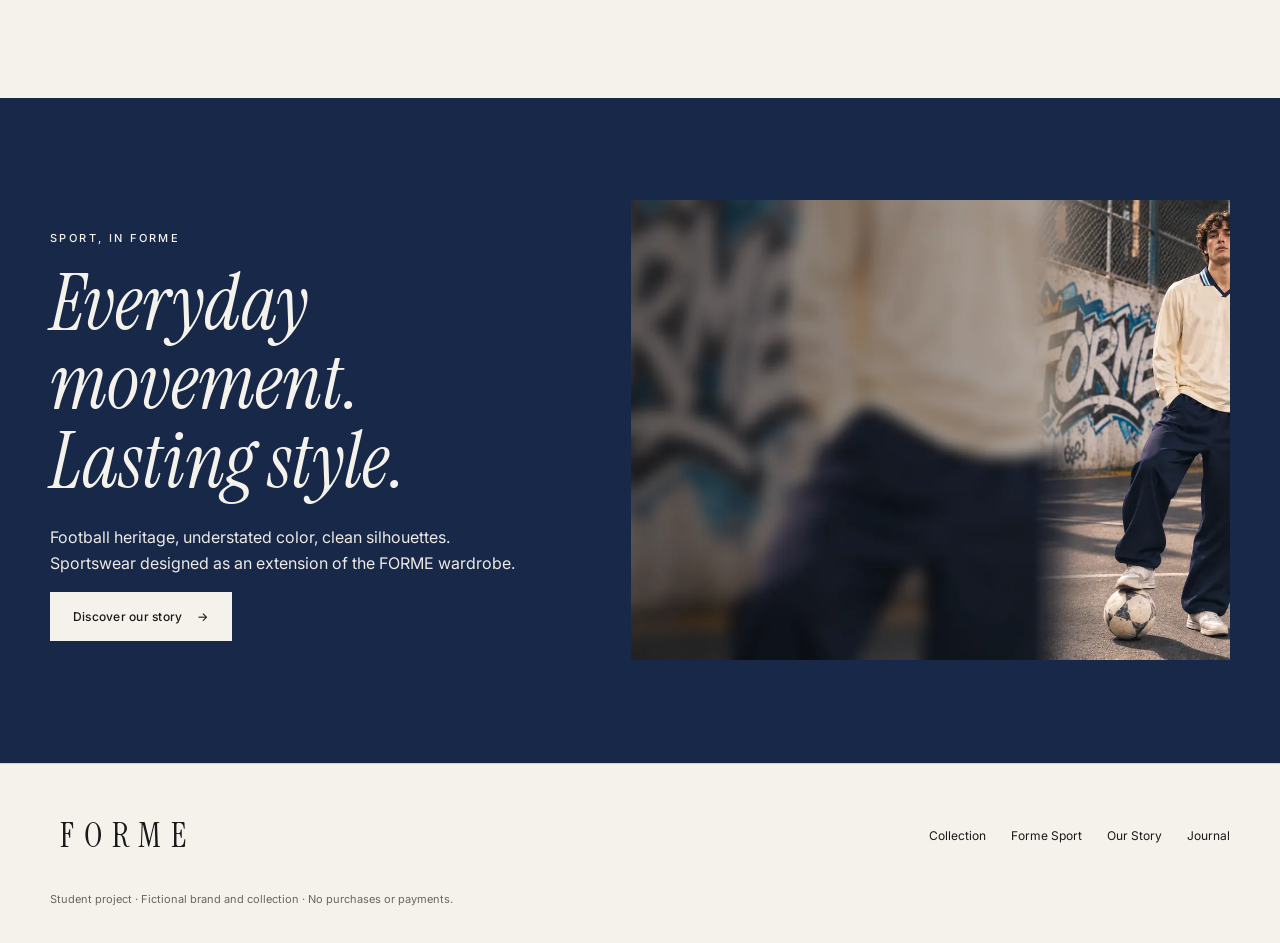
<file: FORME_SPORT_GitHub/sport.html>
<!DOCTYPE html>
<html lang="en">
<head>
<meta charset="utf-8">
<meta name="viewport" content="width=device-width,initial-scale=1,viewport-fit=cover">
<title>FORME SPORT — Athletic essentials, quietly considered</title>
<meta name="description" content="Explore FORME SPORT, a concept collection of retro-inspired jerseys, relaxed sport trousers, running shorts and elevated training layers.">
<meta name="theme-color" content="#F5F2EC">
<link rel="canonical" href="https://clothingforme.com/sport.html">
<meta property="og:type" content="website">
<meta property="og:title" content="FORME SPORT — A new direction">
<meta property="og:description" content="Retro-inspired sportswear with clean silhouettes and timeless everyday styling.">
<meta property="og:url" content="https://clothingforme.com/sport.html">
<meta property="og:image" content="https://clothingforme.com/assets/forme-sport/court-hero.webp">
<meta name="twitter:card" content="summary_large_image">
<link rel="icon" href="assets/favicon.svg" type="image/svg+xml">
<link rel="preconnect" href="https://fonts.googleapis.com">
<link rel="preconnect" href="https://fonts.gstatic.com" crossorigin>
<link rel="stylesheet" href="https://fonts.googleapis.com/css2?family=Instrument+Serif:ital@0;1&family=Inter:wght@400;500;600&display=swap">
<style>
:root{--ivory:#F5F2EC;--ivory-alt:#EFEAE1;--ink:#191919;--grey:#696660;--line:#DBD5C9;--burgundy:#743C4B;--navy:#172849;--display:"Instrument Serif",Georgia,serif;--sans:Inter,Arial,sans-serif;--max:1280px;--gutter:clamp(18px,4vw,50px)}
*,*:before,*:after{box-sizing:border-box}html{scroll-behavior:smooth;scroll-padding-top:95px}body{margin:0;background:var(--ivory);color:var(--ink);font:400 16px/1.6 var(--sans);-webkit-font-smoothing:antialiased}a{color:inherit}img{max-width:100%;display:block}.wrap{width:min(calc(100% - 2*var(--gutter)),var(--max));margin-inline:auto}.skip{position:absolute;top:-120px;left:10px;z-index:100;background:#fff;padding:12px}.skip:focus{top:10px} :focus-visible{outline:2px solid var(--navy);outline-offset:3px}.eyebrow{font-size:11px;letter-spacing:.22em;text-transform:uppercase;font-weight:500}.site-header{position:sticky;top:0;z-index:40;background:var(--ivory);border-bottom:1px solid var(--line)}.header-row{display:grid;grid-template-columns:1fr auto 1fr;min-height:72px;gap:20px;align-items:center}.wordmark{font:400 34px/1 var(--display);letter-spacing:.29em;padding-left:.29em;text-decoration:none}.primary-nav{display:flex;align-items:center;gap:clamp(16px,2.5vw,35px)}.primary-nav a,.header-right a{text-decoration:none;font-size:12px;letter-spacing:.08em;text-transform:uppercase}.primary-nav a:hover,.header-right a:hover{opacity:.55}.primary-nav a[aria-current=page]{border-bottom:1px solid currentColor}.header-right{display:flex;justify-content:flex-end}.menu-check,.menu-label{display:none}
.hero{position:relative;min-height:clamp(450px,51vw,650px);background:#282a2c url('assets/forme-sport/court-hero.webp') center/cover no-repeat;color:#fff;display:flex;align-items:center;overflow:hidden}.hero:before{content:"";position:absolute;inset:0;background:linear-gradient(90deg,rgba(13,15,18,.30),transparent 56%);pointer-events:none}.hero__content{position:relative;padding-block:90px;z-index:1}.hero__content>*{max-width:460px}.hero h1{font:italic 400 clamp(61px,7vw,106px)/.99 var(--display);margin:24px 0 24px;letter-spacing:-.015em}.hero__intro{font-size:clamp(15px,1.7vw,18px);line-height:1.7;max-width:375px;margin:0 0 30px;color:#f1eee9}.btn{display:inline-flex;align-items:center;justify-content:center;min-height:49px;padding:0 22px;text-decoration:none;font:500 12px var(--sans);letter-spacing:.02em;border:1px solid currentColor;cursor:pointer;gap:15px;transition:background .2s,color .2s}.btn--light{background:var(--ivory);border-color:var(--ivory);color:var(--ink)}.btn--light:hover{background:#fff}.btn--dark{background:var(--ink);border-color:var(--ink);color:#fff}.btn--dark:hover{background:#3b3835}.btn--outline{background:transparent;border-color:var(--ink);color:var(--ink)}.btn--outline:hover{background:var(--ink);color:var(--ivory)}
.sport-collection{padding:clamp(64px,9vw,130px) 0 clamp(80px,9vw,140px)}.collection-top{display:flex;align-items:end;justify-content:space-between;gap:20px;margin-bottom:45px}.collection-top h2{font:italic 400 clamp(54px,7vw,90px)/1.05 var(--display);margin:13px 0 15px}.collection-sub{color:var(--grey);font-size:15px;margin:0}.collection-top .btn{flex-shrink:0}.product-grid{margin:0;padding:0;list-style:none;display:grid;grid-template-columns:repeat(5,minmax(0,1fr));gap:clamp(12px,1.5vw,22px)}.product-card{min-width:0}.product-image{display:block;background:#eee9e3;aspect-ratio:4/5;overflow:hidden}.product-image img{width:100%;height:100%;object-fit:cover;transition:transform .3s ease}.product-card:hover .product-image img{transform:scale(1.025)}.product-info{padding:14px 0}.product-title{font-size:clamp(12px,1.2vw,15px);font-weight:500;margin:0 0 2px}.product-price{margin:0;color:var(--grey);font-size:14px}.product-meta{margin:6px 0 0;font-size:11px;text-transform:uppercase;letter-spacing:.11em;color:var(--grey)}.product-btn{font:500 12px var(--sans);margin-top:13px;padding:7px 0;border:0;border-bottom:1px solid var(--ink);cursor:pointer;background:none;color:var(--ink)}.product-btn:hover{opacity:.7}.concept-note{font-size:12px;line-height:1.8;color:var(--grey);margin:42px 0 0;padding-top:20px;border-top:1px solid var(--line);max-width:73ch}.editorial{background:var(--navy);color:var(--ivory);padding:clamp(60px,8vw,112px) 0}.editorial-layout{display:grid;grid-template-columns:1fr 1.25fr;gap:8vw;align-items:center}.editorial h2{font:italic 400 clamp(50px,6vw,82px)/1.03 var(--display);margin:16px 0 24px}.editorial p:not(.eyebrow){max-width:47ch;color:#ede9e5}.editorial img{width:100%;height:460px;object-fit:cover;object-position:center 58%}.footer{border-top:1px solid var(--line);padding:55px 0 35px}.footer-top{display:flex;align-items:center;justify-content:space-between;gap:30px}.footer-links{display:flex;gap:25px;flex-wrap:wrap}.footer-links a{text-decoration:none;font-size:12px}.footer-note{margin:38px 0 0;color:var(--grey);font-size:11px}
dialog{max-width:min(900px,94vw);width:900px;border:0;padding:0;background:var(--ivory);color:var(--ink);box-shadow:0 15px 70px #0004}dialog::backdrop{background:#171514aa}.modal-grid{display:grid;grid-template-columns:1fr 1fr}.modal-grid img{width:100%;height:100%;min-height:400px;object-fit:cover}.modal-body{padding:50px 38px;position:relative}.modal-body h2{font:italic 400 clamp(40px,4vw,60px) var(--display);margin:10px 0}.modal-body p{color:var(--grey)}.modal-close{position:absolute;right:16px;top:10px;background:none;border:0;font-size:30px;cursor:pointer;color:var(--ink);width:44px;height:44px}.modal-disclaimer{font-size:11px;margin-top:35px}.modal-price{font-weight:500;color:var(--ink)!important}
@media(max-width:1050px){.product-grid{grid-template-columns:repeat(3,minmax(0,1fr))}}@media(max-width:760px){.header-row{grid-template-columns:1fr auto;min-height:66px}.wordmark{grid-column:1;grid-row:1;font-size:30px;justify-self:start}.header-right{display:none}.menu-label{display:flex;grid-column:2;grid-row:1;align-items:center;justify-content:center;font-size:11px;letter-spacing:.1em;text-transform:uppercase;min-width:44px;min-height:44px;cursor:pointer}.primary-nav{grid-column:1/-1;grid-row:2;display:none;padding-bottom:18px;flex-direction:column;align-items:start;gap:16px}.menu-check:checked~.primary-nav{display:flex}.hero{min-height:600px;background-position:66% center;align-items:flex-end}.hero:before{background:linear-gradient(0deg,rgba(10,13,18,.85),rgba(10,13,18,.20) 73%)}.hero__content{padding-block:62px 45px}.hero h1{font-size:65px}.collection-top{align-items:start;flex-direction:column}.product-grid{grid-template-columns:repeat(2,minmax(0,1fr))}.editorial-layout{grid-template-columns:1fr}.editorial img{height:380px}.footer-top{align-items:start;flex-direction:column}.modal-grid{grid-template-columns:1fr}.modal-grid img{height:250px;min-height:0}.modal-body{padding:22px}.modal-body h2{font-size:40px}}@media(max-width:410px){.hero h1{font-size:55px}.product-grid{gap:12px}.product-title{font-size:12px}.product-image{aspect-ratio:4/5}.product-meta{font-size:10px}.product-price{font-size:12px}}
@media(prefers-reduced-motion:reduce){html{scroll-behavior:auto}*,*:before,*:after{transition:none!important}}
</style>
</head>
<body>
<a class="skip" href="#main">Skip to content</a>
<header class="site-header">
 <div class="wrap header-row">
  <a class="wordmark" href="index.html#top" aria-label="FORME home">FORME</a>
  <input class="menu-check" type="checkbox" id="mobile-menu">
  <label class="menu-label" for="mobile-menu">Menu</label>
  <nav class="primary-nav" aria-label="Primary navigation">
   <a href="index.html#collection">Collection</a>
   <a href="sport.html" aria-current="page">Forme Sport</a>
   <a href="index.html#story">Our Story</a>
   <a href="journal/index.html">Journal</a>
  </nav>
  <div class="header-right"><a href="index.html#top">Back to FORME</a></div>
 </div>
</header>
<main id="main">
 <section class="hero" aria-labelledby="hero-title">
  <div class="wrap hero__content">
   <p class="eyebrow">The sport collection</p>
   <h1 id="hero-title">Forme Sport</h1>
   <p class="hero__intro">Sport in its own form. Retro-inspired movement pieces, made for the everyday rotation.</p>
   <a href="#sport-collection" class="btn btn--light">Explore the collection <span aria-hidden="true">→</span></a>
  </div>
 </section>
 <section id="sport-collection" class="sport-collection" aria-labelledby="collection-title">
  <div class="wrap">
   <div class="collection-top">
    <div><p class="eyebrow">The collection</p><h2 id="collection-title">Forme Sport</h2><p class="collection-sub">Five essential pieces. One considered approach to sport.</p></div>
    <a href="index.html#collection" class="btn btn--outline">Explore everyday FORME <span aria-hidden="true">→</span></a>
   </div>
   <ul class="product-grid" id="products">
    <li class="product-card" data-name="Retro Soccer Jersey" data-price="$120" data-color="Ivory / Navy" data-image="assets/forme-sport/retro-jersey.webp" data-description="A long-sleeve retro football shirt with a classic contrast polo collar and a subtle tonal jacquard pattern. Inspired by the pitch and the 1990s.">
     <div class="product-image"><img src="assets/forme-sport/retro-jersey.webp" width="800" height="1000" loading="lazy" decoding="async" alt="Ivory long-sleeve retro soccer jersey with a navy blue striped collar and no lettering"></div>
     <div class="product-info"><h3 class="product-title">Retro Soccer Jersey</h3><p class="product-price">$120</p><p class="product-meta">Ivory / Navy</p><button class="product-btn" type="button" data-open-product>View details</button></div>
    </li>
    <li class="product-card" data-name="Relaxed Sport Pant" data-price="$110" data-color="Navy" data-image="assets/forme-sport/navy-pants.webp" data-description="Relaxed navy track trousers with a straight wide leg, discreet zip pockets and a clean, unstriped finish.">
     <div class="product-image"><img src="assets/forme-sport/navy-pants.webp" width="800" height="1000" loading="lazy" decoding="async" alt="Navy blue straight-leg sports pants with concealed side zip pockets"></div>
     <div class="product-info"><h3 class="product-title">Relaxed Sport Pant</h3><p class="product-price">$110</p><p class="product-meta">Navy</p><button class="product-btn" type="button" data-open-product>View details</button></div>
    </li>
    <li class="product-card" data-name="Running Short" data-price="$80" data-color="Bone" data-image="assets/forme-sport/running-shorts.webp" data-description="Lightweight, relaxed running shorts with an elastic waistband, discreet pockets and a softly curved hem.">
     <div class="product-image"><img src="assets/forme-sport/running-shorts.webp" width="800" height="1000" loading="lazy" decoding="async" alt="Bone cream unisex running shorts with curved side hems"></div>
     <div class="product-info"><h3 class="product-title">Running Short</h3><p class="product-price">$80</p><p class="product-meta">Bone</p><button class="product-btn" type="button" data-open-product>View details</button></div>
    </li>
    <li class="product-card" data-name="Straight-Leg Sport Pant" data-price="$110" data-color="Muted Burgundy" data-image="assets/forme-sport/burgundy-pants.webp" data-description="Soft sport trousers with a relaxed straight leg, gathered waistband and tonal zipped pockets. Designed to pair with the matching quarter-zip.">
     <div class="product-image"><img src="assets/forme-sport/burgundy-pants.webp" width="800" height="1000" loading="lazy" decoding="async" alt="Muted burgundy relaxed straight leg sports pants with tonal zip pockets"></div>
     <div class="product-info"><h3 class="product-title">Straight-Leg Sport Pant</h3><p class="product-price">$110</p><p class="product-meta">Muted Burgundy</p><button class="product-btn" type="button" data-open-product>View details</button></div>
    </li>
    <li class="product-card" data-name="Quarter-Zip Sport Sweatshirt" data-price="$130" data-color="Muted Burgundy" data-image="assets/forme-sport/quarter-zip.webp" data-description="An understated, relaxed pullover with a high stand collar, discreet quarter zip and ribbed cuffs. An elevated everyday layer.">
     <div class="product-image"><img src="assets/forme-sport/quarter-zip.webp" width="800" height="1000" loading="lazy" decoding="async" alt="Minimal muted burgundy half zip oversized sweatshirt with clean front"></div>
     <div class="product-info"><h3 class="product-title">Quarter-Zip Sport Sweatshirt</h3><p class="product-price">$130</p><p class="product-meta">Muted Burgundy</p><button class="product-btn" type="button" data-open-product>View details</button></div>
    </li>
   </ul>
   <p class="concept-note">FORME SPORT is a fictional collection created for a graduate digital marketing project. Product mockups and prices are illustrative; no items can be purchased or ordered on this website.</p>
  </div>
 </section>
 <section class="editorial" aria-labelledby="sport-story-title"><div class="wrap editorial-layout"><div><p class="eyebrow">Sport, in Forme</p><h2 id="sport-story-title">Everyday movement.<br>Lasting style.</h2><p>Football heritage, understated color, clean silhouettes. Sportswear designed as an extension of the FORME wardrobe.</p><a class="btn btn--light" href="index.html#story">Discover our story <span aria-hidden="true">→</span></a></div><img src="assets/forme-sport/court-hero.webp" alt="FORME SPORT campaign photo on an urban soccer court" loading="lazy" decoding="async" width="1600" height="790"></div></section>
</main>
<footer class="footer"><div class="wrap"><div class="footer-top"><a class="wordmark" href="index.html#top">FORME</a><nav class="footer-links" aria-label="Footer"><a href="index.html#collection">Collection</a><a href="sport.html">Forme Sport</a><a href="index.html#story">Our Story</a><a href="journal/index.html">Journal</a></nav></div><p class="footer-note">Student project · Fictional brand and collection · No purchases or payments.</p></div></footer>
<dialog id="product-dialog" aria-labelledby="dialog-title"><div class="modal-grid"><img id="dialog-image" src="assets/forme-sport/retro-jersey.webp" alt="" width="800" height="1000"><div class="modal-body"><button class="modal-close" id="dialog-close" type="button" aria-label="Close details">×</button><p class="eyebrow">Forme Sport / Concept piece</p><h2 id="dialog-title"></h2><p id="dialog-price" class="modal-price"></p><p id="dialog-color"></p><p id="dialog-desc"></p><p class="modal-disclaimer">Concept product. Illustrative price only. This item is not available for purchase.</p></div></div></dialog>
<script>
(function(){
 var dialog=document.getElementById('product-dialog'),lastTrigger=null;
 if(!dialog||typeof dialog.showModal!=='function')return;
 document.querySelectorAll('[data-open-product]').forEach(function(button){button.addEventListener('click',function(){var card=button.closest('.product-card');if(!card)return;lastTrigger=button;document.getElementById('dialog-title').textContent=card.dataset.name;document.getElementById('dialog-price').textContent=card.dataset.price+' · Illustrative';document.getElementById('dialog-color').textContent=card.dataset.color;document.getElementById('dialog-desc').textContent=card.dataset.description;var pic=card.querySelector('img');var image=document.getElementById('dialog-image');image.src=card.dataset.image;image.alt=pic?pic.alt:'';dialog.showModal();document.getElementById('dialog-close').focus();});});
 document.getElementById('dialog-close').addEventListener('click',function(){dialog.close();});dialog.addEventListener('click',function(e){if(e.target===dialog)dialog.close();});dialog.addEventListener('close',function(){if(lastTrigger)lastTrigger.focus();});
})();
</script>
</body>
</html>
</file>
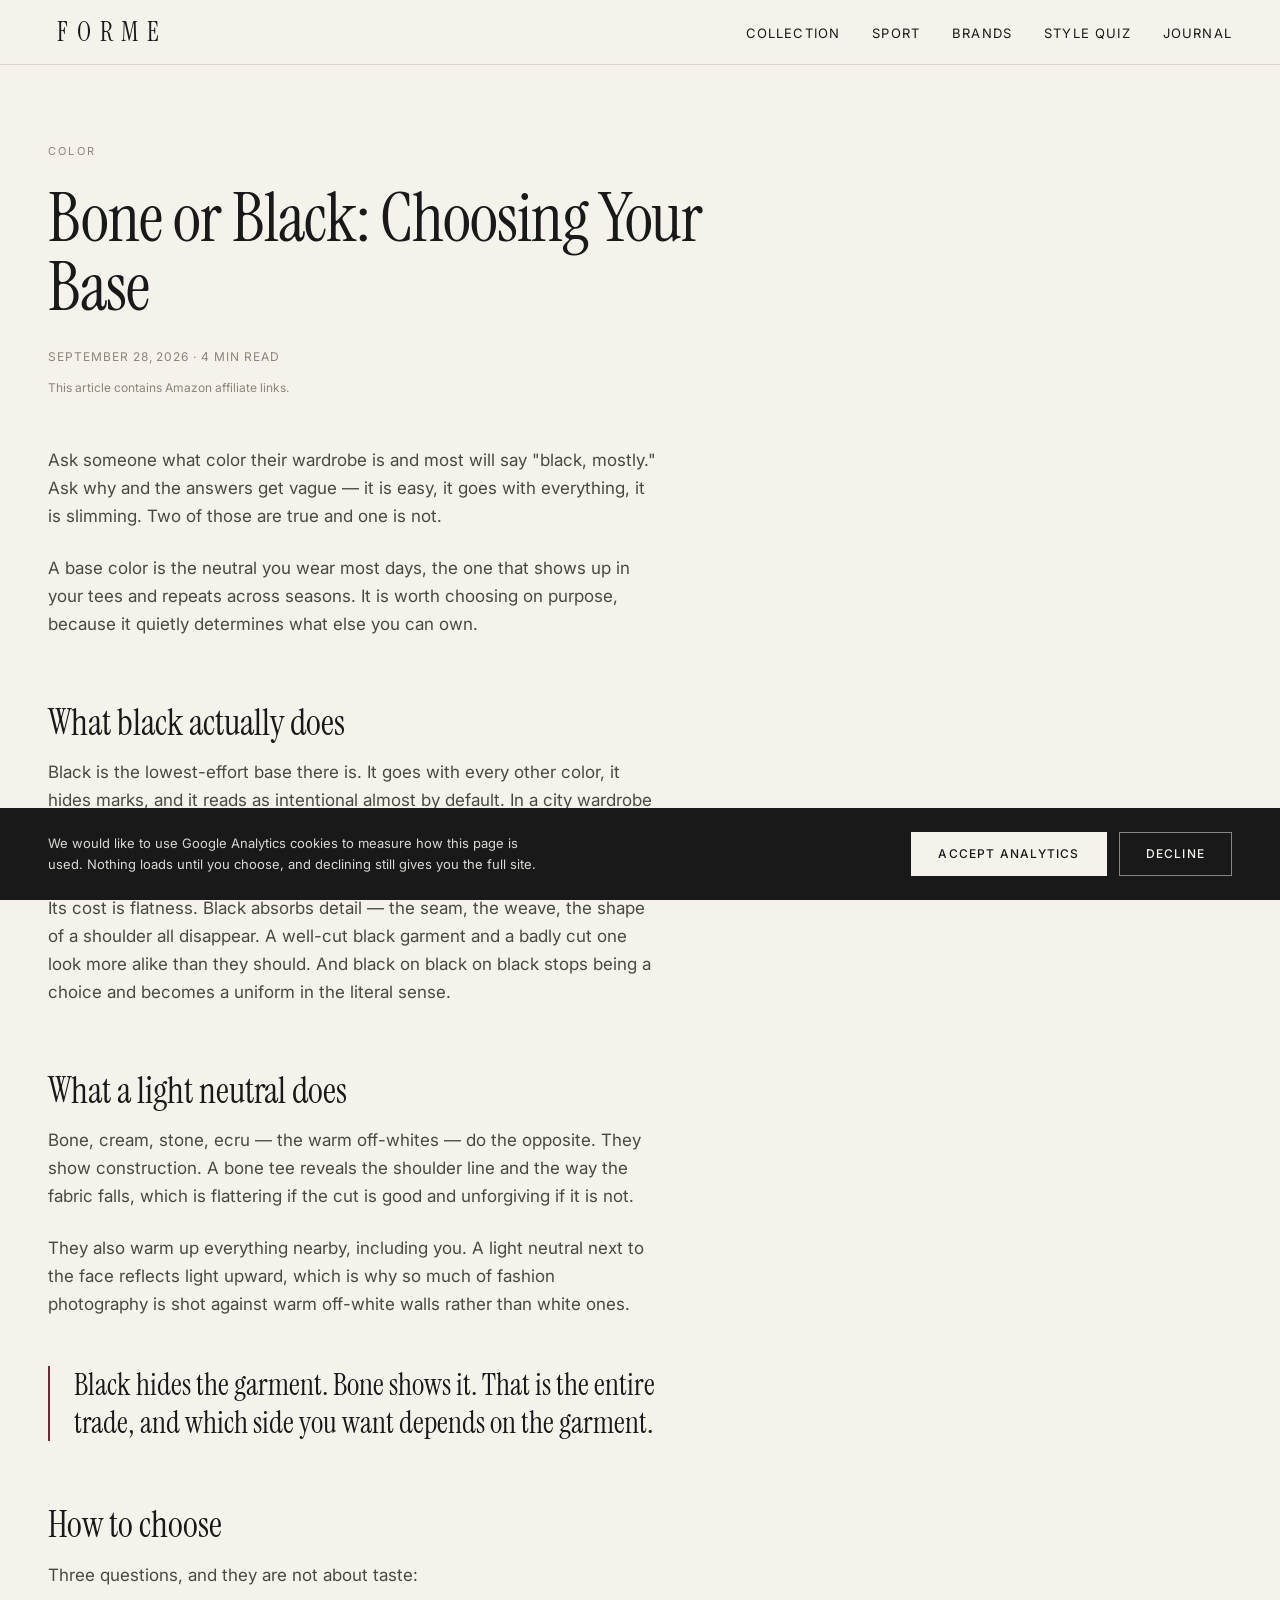
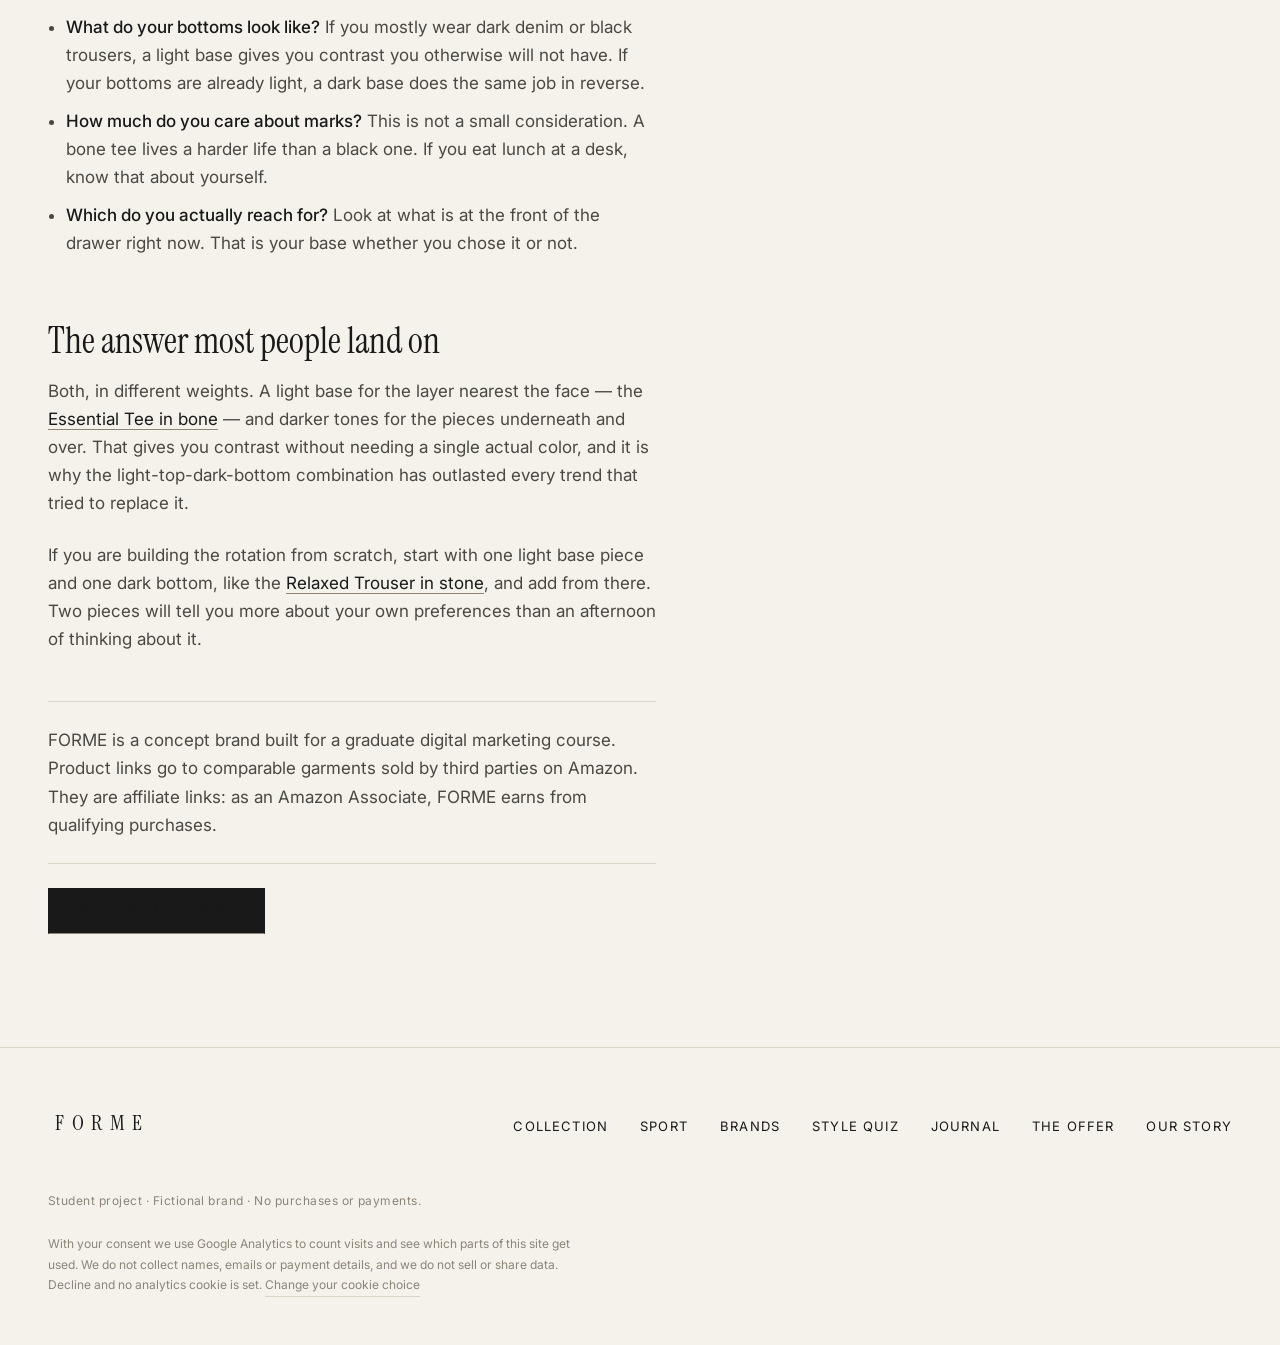
<file: journal/bone-or-black.html>
<!DOCTYPE html>
<html lang="en">
<head>
<meta charset="utf-8">
<meta name="viewport" content="width=device-width, initial-scale=1, viewport-fit=cover">
<title>Bone or Black: Choosing Your Base | FORME Journal</title>
<meta name="description" content="The base color you pick decides how many outfits your wardrobe produces. A practical comparison of light and dark neutrals, and how to choose between them.">
<meta name="theme-color" content="#F5F2EC">
<meta name="google-adsense-account" content="ca-pub-1368713087096295">
<link rel="canonical" href="https://clothingforme.com/journal/bone-or-black.html">
<meta property="og:type" content="article">
<meta property="og:site_name" content="FORME">
<meta property="og:title" content="Bone or Black: Choosing Your Base">
<meta property="og:description" content="The base color you pick decides how many outfits your wardrobe produces. A practical comparison of light and dark neutrals, and how to choose between them.">
<meta property="og:url" content="https://clothingforme.com/journal/bone-or-black.html">
<meta property="og:image" content="https://clothingforme.com/assets/og-cover.jpg">
<meta property="article:published_time" content="2026-09-28">
<meta name="twitter:card" content="summary_large_image">
<link rel="icon" href="../assets/favicon.svg" type="image/svg+xml">
<link rel="preconnect" href="https://fonts.googleapis.com">
<link rel="preconnect" href="https://fonts.gstatic.com" crossorigin>
<link rel="stylesheet" href="https://fonts.googleapis.com/css2?family=Instrument+Serif:ital@0;1&family=Inter:wght@400;500&display=swap">
<link rel="stylesheet" href="../assets/journal.css">
<script type="application/ld+json">
{"@context":"https://schema.org","@type":"Article","headline":"Bone or Black: Choosing Your Base",
"description":"The base color you pick decides how many outfits your wardrobe produces. A practical comparison of light and dark neutrals, and how to choose between them.","datePublished":"2026-09-28",
"author":{"@type":"Organization","name":"FORME"},
"publisher":{"@type":"Organization","name":"FORME"},
"mainEntityOfPage":"https://clothingforme.com/journal/bone-or-black.html"}
</script>
</head>
<body data-slug="bone-or-black">
<a class="skip" href="#main">Skip to content</a>
<header class="header">
  <div class="wrap header__inner">
    <a class="wordmark" href="../index.html" aria-label="FORME — home">FORME</a>
    <nav aria-label="Primary">
      <ul class="nav__list">
        <li><a href="../index.html#collection">Collection</a></li>
        <li><a href="../sport.html">Sport</a></li>
        <li><a href="../index.html#brands">Brands</a></li>
        <li><a href="../style-quiz.html">Style Quiz</a></li>
        <li><a href="index.html">Journal</a></li>
      </ul>
    </nav>
  </div>
</header>
<main id="main">
  <article class="article wrap">
    <header class="article__head">
      <p class="eyebrow">Color</p>
      <h1>Bone or Black: Choosing Your Base</h1>
      <p class="article__meta">September 28, 2026 · 4 min read</p>
      <p class="article__disclosure">This article contains Amazon affiliate links.</p>
    </header>
    <div class="prose">
      
<p>Ask someone what color their wardrobe is and most will say "black, mostly." Ask why and the answers get vague — it is easy, it goes with everything, it is slimming. Two of those are true and one is not.</p>

<p>A base color is the neutral you wear most days, the one that shows up in your tees and repeats across seasons. It is worth choosing on purpose, because it quietly determines what else you can own.</p>

<h2>What black actually does</h2>

<p>Black is the lowest-effort base there is. It goes with every other color, it hides marks, and it reads as intentional almost by default. In a city wardrobe it is the safe answer, and safe answers are underrated when you are getting dressed at seven in the morning.</p>

<p>Its cost is flatness. Black absorbs detail — the seam, the weave, the shape of a shoulder all disappear. A well-cut black garment and a badly cut one look more alike than they should. And black on black on black stops being a choice and becomes a uniform in the literal sense.</p>

<h2>What a light neutral does</h2>

<p>Bone, cream, stone, ecru — the warm off-whites — do the opposite. They show construction. A bone tee reveals the shoulder line and the way the fabric falls, which is flattering if the cut is good and unforgiving if it is not.</p>

<p>They also warm up everything nearby, including you. A light neutral next to the face reflects light upward, which is why so much of fashion photography is shot against warm off-white walls rather than white ones.</p>

<div class="pullquote">Black hides the garment. Bone shows it. That is the entire trade, and which side you want depends on the garment.</div>

<h2>How to choose</h2>

<p>Three questions, and they are not about taste:</p>

<ul>
  <li><strong>What do your bottoms look like?</strong> If you mostly wear dark denim or black trousers, a light base gives you contrast you otherwise will not have. If your bottoms are already light, a dark base does the same job in reverse.</li>
  <li><strong>How much do you care about marks?</strong> This is not a small consideration. A bone tee lives a harder life than a black one. If you eat lunch at a desk, know that about yourself.</li>
  <li><strong>Which do you actually reach for?</strong> Look at what is at the front of the drawer right now. That is your base whether you chose it or not.</li>
</ul>

<h2>The answer most people land on</h2>

<p>Both, in different weights. A light base for the layer nearest the face — the <a href="https://amzn.to/4z4qsgq" target="_blank" rel="noopener noreferrer sponsored" data-event="outbound_product_click" data-source="journal" data-product="tee">Essential Tee in bone</a> — and darker tones for the pieces underneath and over. That gives you contrast without needing a single actual color, and it is why the light-top-dark-bottom combination has outlasted every trend that tried to replace it.</p>

<p>If you are building the rotation from scratch, start with one light base piece and one dark bottom, like the <a href="https://amzn.to/4sgqvmv" target="_blank" rel="noopener noreferrer sponsored" data-event="outbound_product_click" data-source="journal" data-product="trouser">Relaxed Trouser in stone</a>, and add from there. Two pieces will tell you more about your own preferences than an afternoon of thinking about it.</p>

      <div id="article-end"></div>
      <p class="shop-note">FORME is a concept brand built for a graduate digital marketing course.
        Product links go to comparable garments sold by third parties on Amazon. They are affiliate
        links: as an Amazon Associate, FORME earns from qualifying purchases.</p>
      <p><a class="btn btn--solid" href="../index.html#collection"
            data-event="collection_cta_click" data-source="journal_bone-or-black">See the Collection</a></p>
    </div>
  </article>
</main>
<footer class="footer">
  <div class="wrap">
    <div class="footer__grid">
      <a class="wordmark" href="../index.html" aria-label="FORME — home">FORME</a>
      <nav aria-label="Footer">
        <ul class="footer__nav">
          <li><a href="../index.html#collection">Collection</a></li>
          <li><a href="../sport.html">Sport</a></li>
          <li><a href="../index.html#brands">Brands</a></li>
          <li><a href="../style-quiz.html">Style Quiz</a></li>
          <li><a href="index.html">Journal</a></li>
          <li><a href="../index.html#offer">The Offer</a></li>
          <li><a href="../index.html#story">Our Story</a></li>
        </ul>
      </nav>
    </div>
    <p class="footer__legal">Student project · Fictional brand · No purchases or payments.</p>
    <p class="footer__privacy">
      With your consent we use Google Analytics to count visits and see which parts of this site get
      used. We do not collect names, emails or payment details, and we do not sell or share data.
      Decline and no analytics cookie is set.
      <button type="button" id="consent-reopen">Change your cookie choice</button>
    </p>
  </div>
</footer>
<aside class="consent" id="consent" role="region" aria-label="Cookie choice" hidden>
  <div class="consent__inner">
    <p>We would like to use Google Analytics cookies to measure how this page is used. Nothing loads
      until you choose, and declining still gives you the full site.</p>
    <div class="consent__actions">
      <button class="btn btn--accept" type="button" id="consent-accept">Accept analytics</button>
      <button class="btn btn--decline" type="button" id="consent-decline">Decline</button>
    </div>
  </div>
</aside>
<script src="../assets/forme.js"></script>
</body>
</html>
</file>
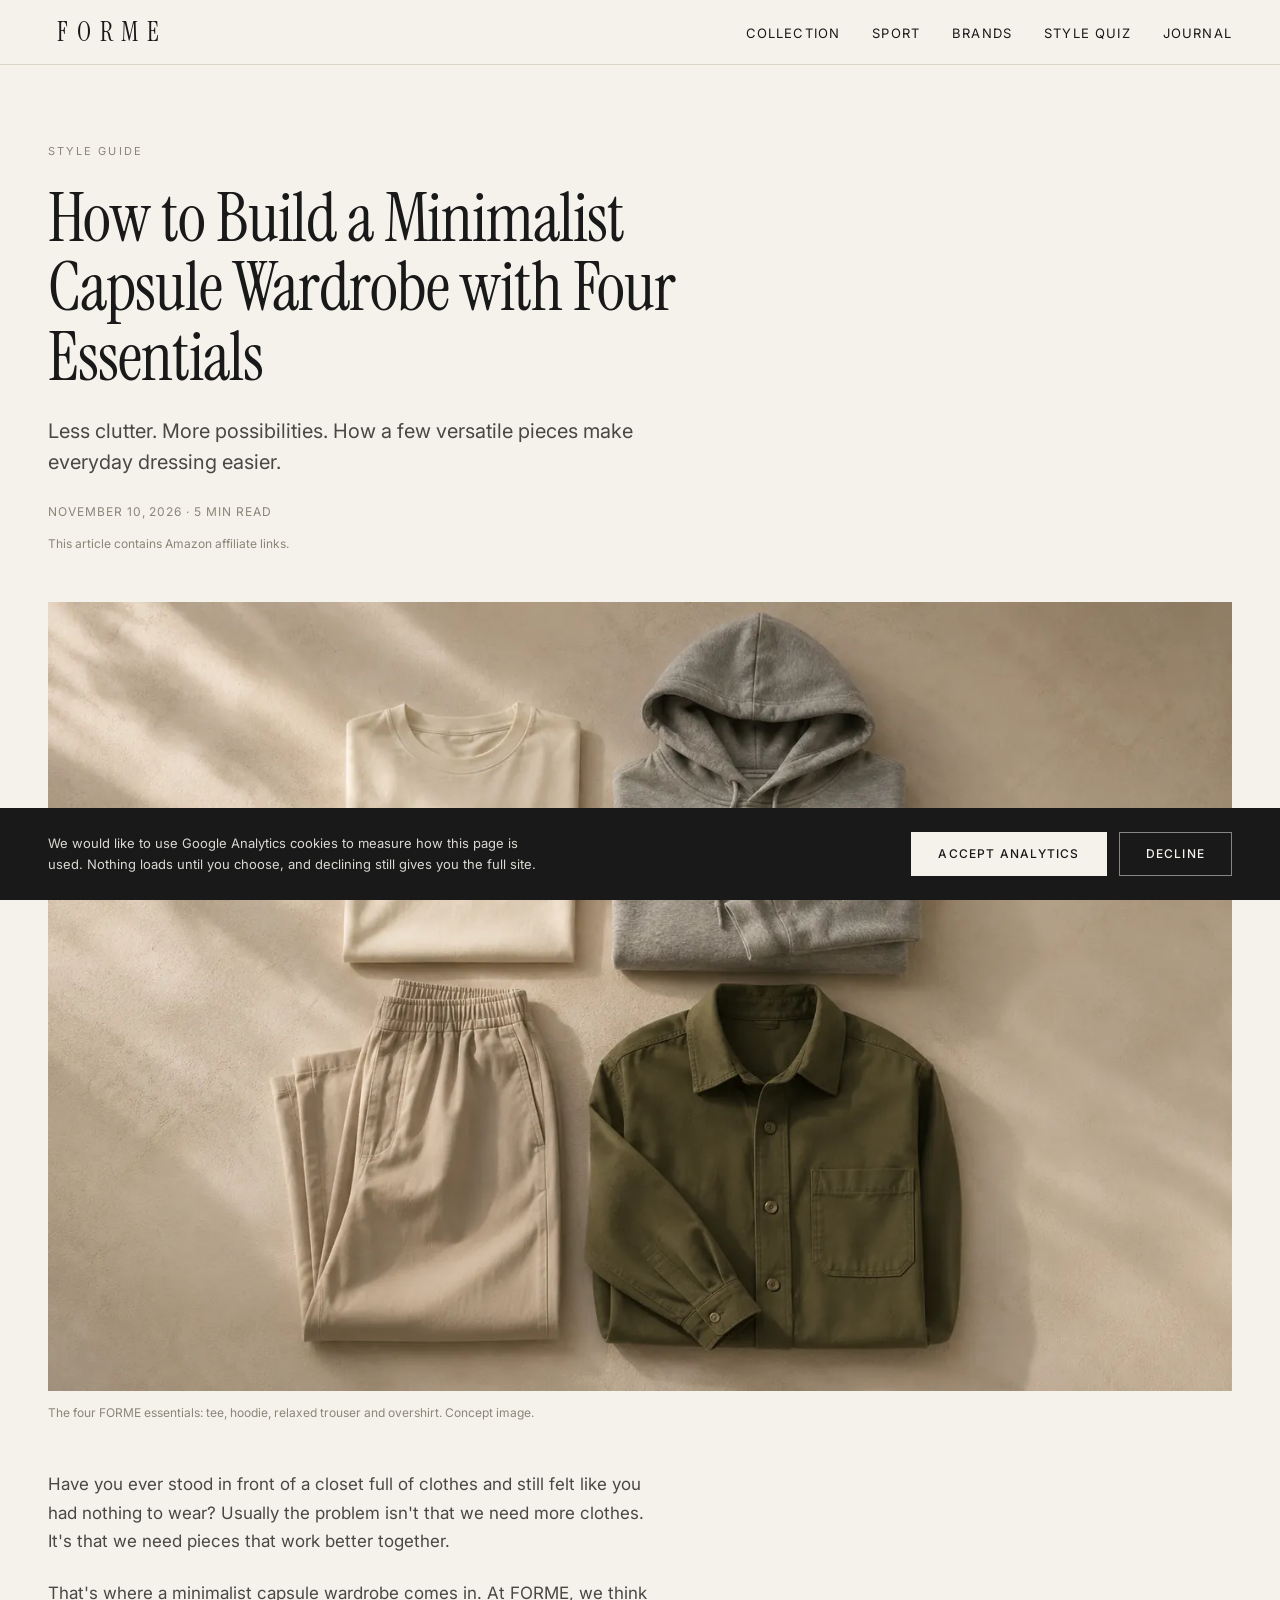
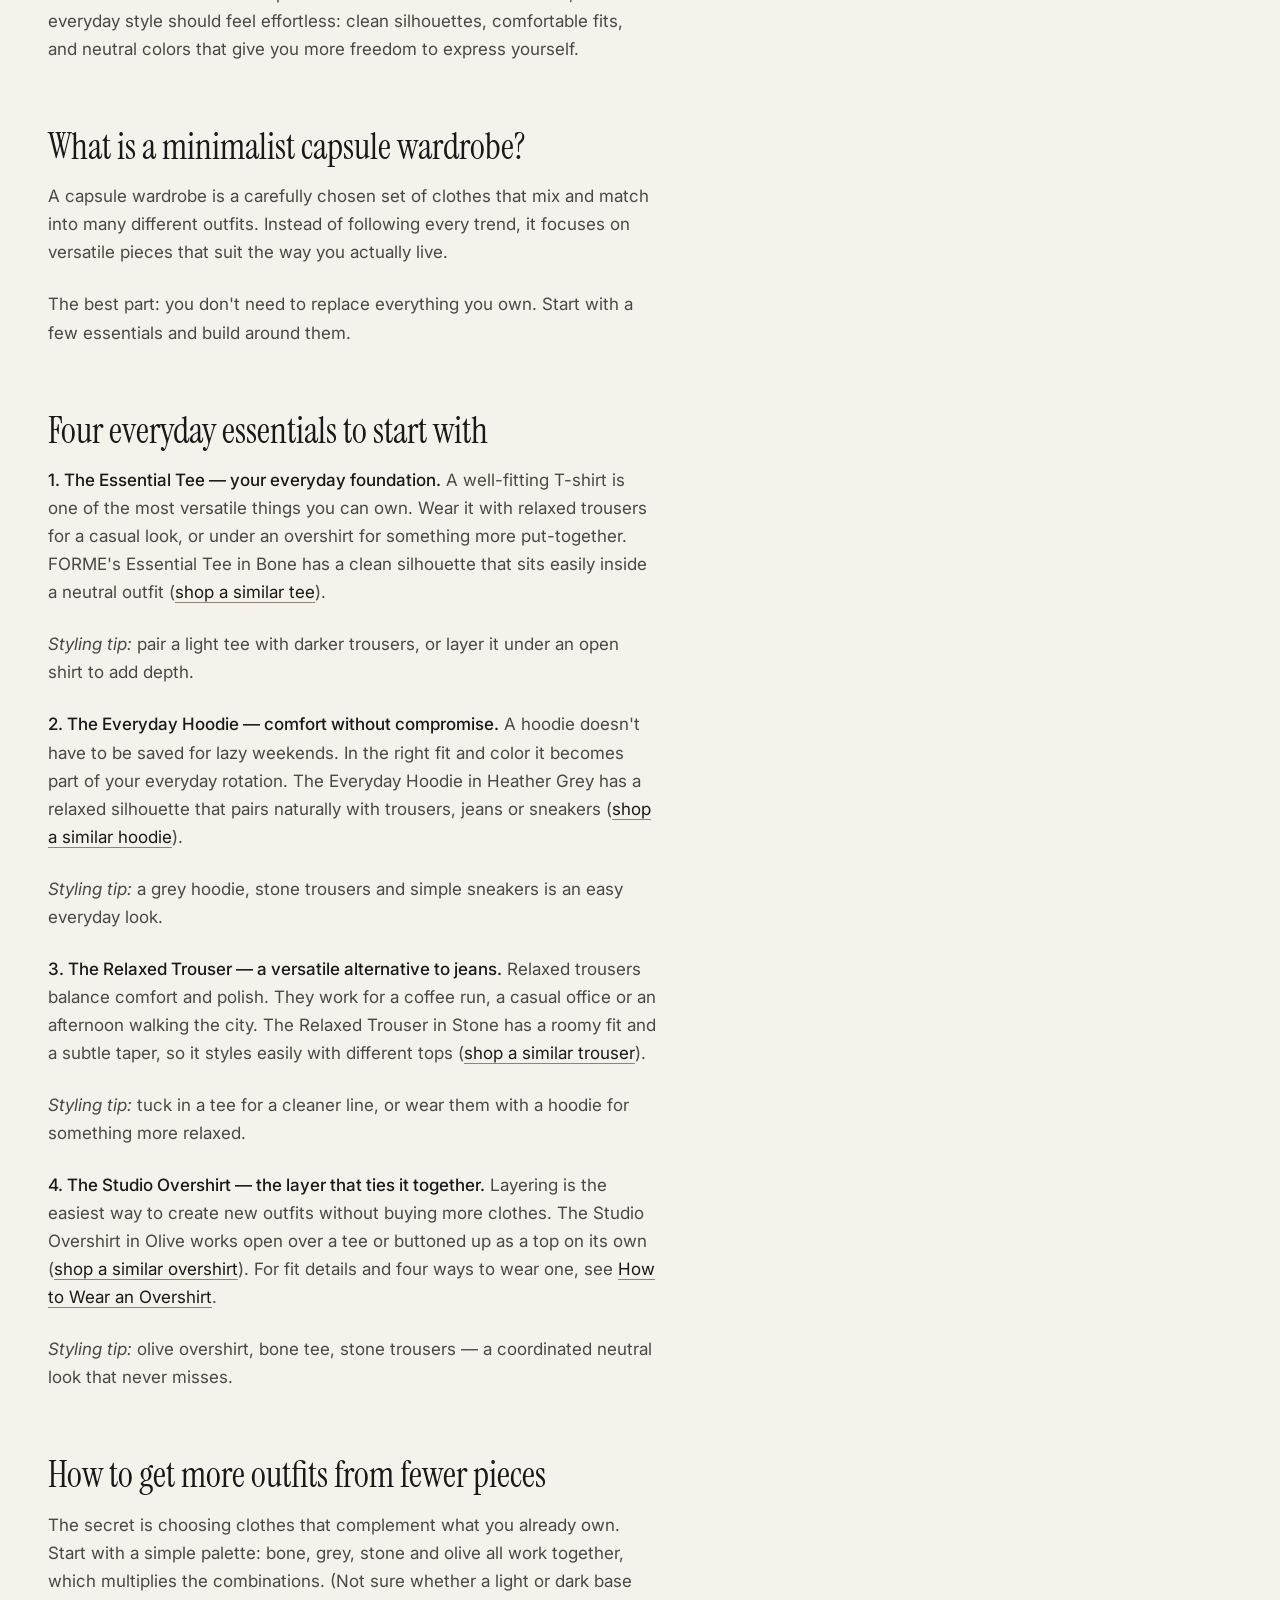
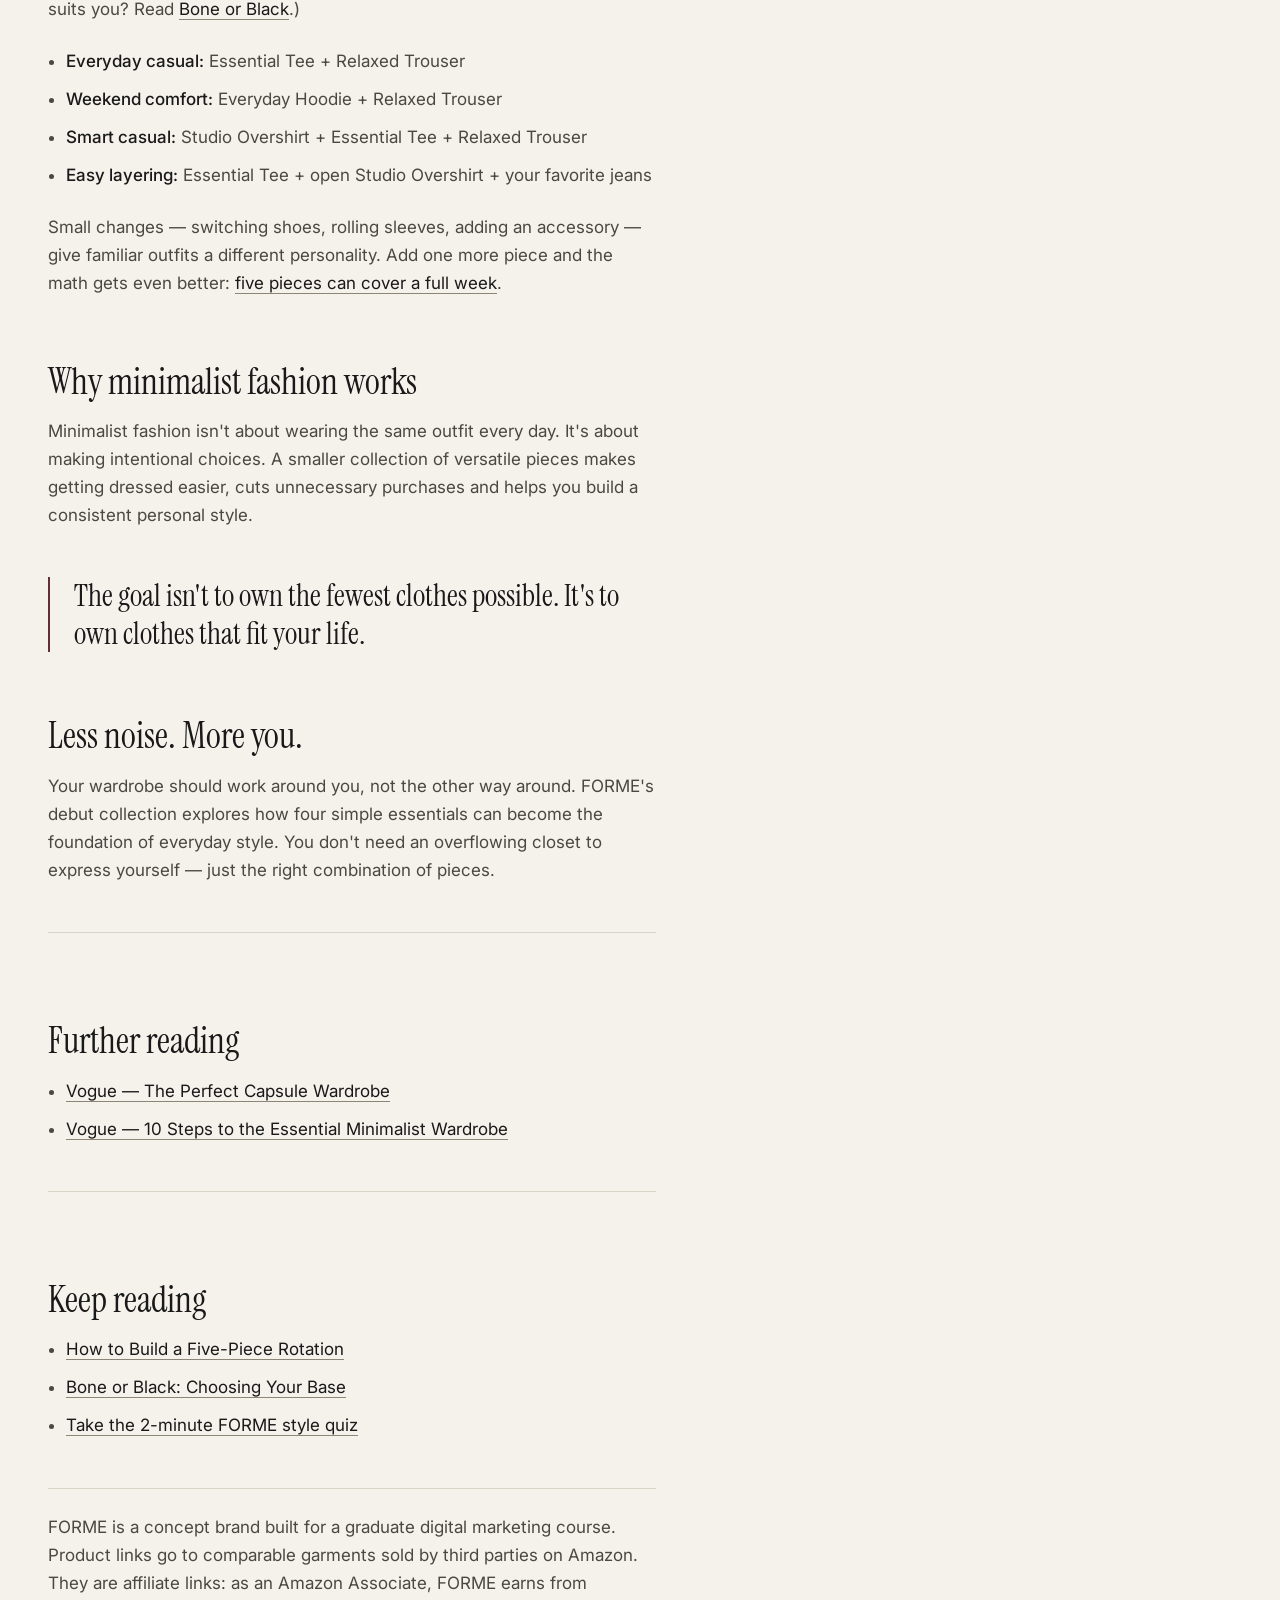
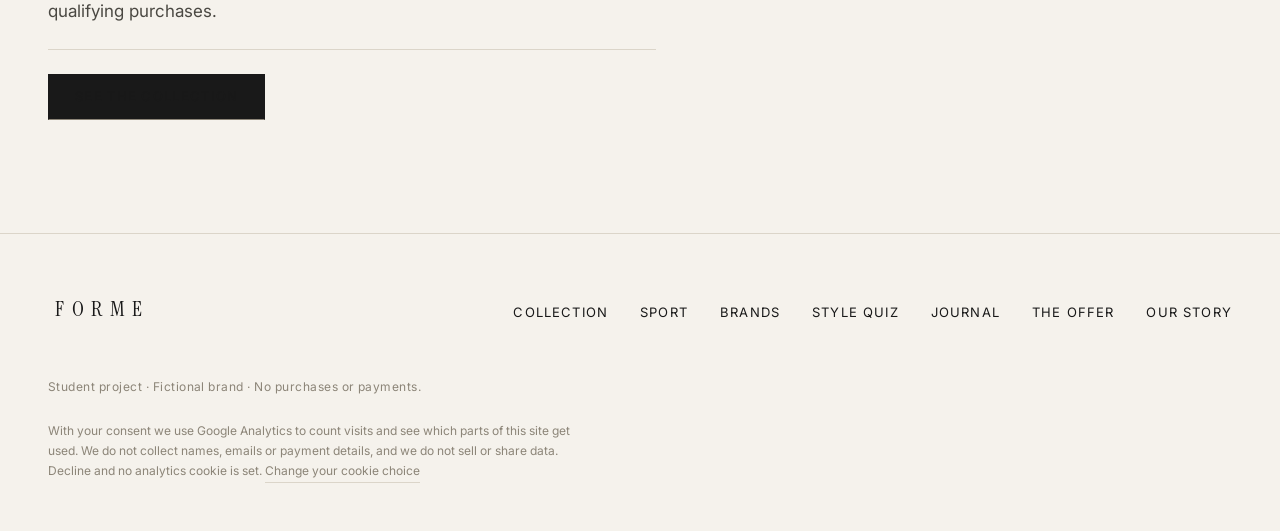
<file: journal/capsule-wardrobe-four-essentials.html>
<!DOCTYPE html>
<html lang="en">
<head>
<meta charset="utf-8">
<meta name="viewport" content="width=device-width, initial-scale=1, viewport-fit=cover">
<title>How to Build a Minimalist Capsule Wardrobe with Four Essentials | FORME Journal</title>
<meta name="description" content="A capsule wardrobe starts with a few pieces that work together. Four everyday essentials, how to style each one, and four outfit formulas to get more from less.">
<meta name="theme-color" content="#F5F2EC">
<meta name="google-adsense-account" content="ca-pub-1368713087096295">
<link rel="canonical" href="https://clothingforme.com/journal/capsule-wardrobe-four-essentials.html">
<meta property="og:type" content="article">
<meta property="og:site_name" content="FORME">
<meta property="og:title" content="How to Build a Minimalist Capsule Wardrobe with Four Essentials">
<meta property="og:description" content="A capsule wardrobe starts with a few pieces that work together. Four everyday essentials, how to style each one, and four outfit formulas to get more from less.">
<meta property="og:url" content="https://clothingforme.com/journal/capsule-wardrobe-four-essentials.html">
<meta property="og:image" content="https://clothingforme.com/assets/journal/og-capsule-wardrobe.jpg">
<meta property="og:image:width" content="1200">
<meta property="og:image:height" content="630">
<meta property="article:published_time" content="2026-11-10">
<meta name="twitter:card" content="summary_large_image">
<link rel="icon" href="../assets/favicon.svg" type="image/svg+xml">
<link rel="preload" as="image" href="../assets/journal/capsule-wardrobe-hero.webp" type="image/webp">
<link rel="preconnect" href="https://fonts.googleapis.com">
<link rel="preconnect" href="https://fonts.gstatic.com" crossorigin>
<link rel="stylesheet" href="https://fonts.googleapis.com/css2?family=Instrument+Serif:ital@0;1&family=Inter:wght@400;500&display=swap">
<link rel="stylesheet" href="../assets/journal.css">
<script type="application/ld+json">
{"@context":"https://schema.org","@type":"Article","headline":"How to Build a Minimalist Capsule Wardrobe with Four Essentials",
"description":"A capsule wardrobe starts with a few pieces that work together. Four everyday essentials, how to style each one, and four outfit formulas to get more from less.","datePublished":"2026-11-10","dateModified":"2026-11-10",
"image":"https://clothingforme.com/assets/journal/capsule-wardrobe-hero.webp",
"author":{"@type":"Organization","name":"FORME"},
"publisher":{"@type":"Organization","name":"FORME"},
"mainEntityOfPage":"https://clothingforme.com/journal/capsule-wardrobe-four-essentials.html"}
</script>
</head>
<body data-slug="capsule-wardrobe-four-essentials">
<a class="skip" href="#main">Skip to content</a>
<header class="header">
  <div class="wrap header__inner">
    <a class="wordmark" href="../index.html" aria-label="FORME — home">FORME</a>
    <nav aria-label="Primary">
      <ul class="nav__list">
        <li><a href="../index.html#collection">Collection</a></li>
        <li><a href="../sport.html">Sport</a></li>
        <li><a href="../index.html#brands">Brands</a></li>
        <li><a href="../style-quiz.html">Style Quiz</a></li>
        <li><a href="index.html">Journal</a></li>
      </ul>
    </nav>
  </div>
</header>
<main id="main">
  <article class="article wrap">
    <header class="article__head">
      <p class="eyebrow">Style guide</p>
      <h1>How to Build a Minimalist Capsule Wardrobe with Four Essentials</h1>
      <p class="article__dek">Less clutter. More possibilities. How a few versatile pieces make everyday dressing easier.</p>
      <p class="article__meta">November 10, 2026 · 5 min read</p>
      <p class="article__disclosure">This article contains Amazon affiliate links.</p>
    </header>
    <figure class="article__hero">
      <img src="../assets/journal/capsule-wardrobe-hero.webp" width="1400" height="933" fetchpriority="high" decoding="async"
           alt="Flat lay of four FORME essentials on a warm stone surface: a bone tee, a heather grey hoodie, stone relaxed trousers and an olive overshirt.">
      <figcaption>The four FORME essentials: tee, hoodie, relaxed trouser and overshirt. Concept image.</figcaption>
    </figure>
    <div class="prose">

<p>Have you ever stood in front of a closet full of clothes and still felt like you had nothing to wear? Usually the problem isn't that we need more clothes. It's that we need pieces that work better together.</p>

<p>That's where a minimalist capsule wardrobe comes in. At FORME, we think everyday style should feel effortless: clean silhouettes, comfortable fits, and neutral colors that give you more freedom to express yourself.</p>

<h2>What is a minimalist capsule wardrobe?</h2>

<p>A capsule wardrobe is a carefully chosen set of clothes that mix and match into many different outfits. Instead of following every trend, it focuses on versatile pieces that suit the way you actually live.</p>

<p>The best part: you don't need to replace everything you own. Start with a few essentials and build around them.</p>

<h2>Four everyday essentials to start with</h2>

<p><strong>1. The Essential Tee — your everyday foundation.</strong> A well-fitting T-shirt is one of the most versatile things you can own. Wear it with relaxed trousers for a casual look, or under an overshirt for something more put-together. FORME's Essential Tee in Bone has a clean silhouette that sits easily inside a neutral outfit (<a href="https://amzn.to/4z4qsgq" target="_blank" rel="noopener noreferrer sponsored" data-event="outbound_product_click" data-source="journal" data-product="tee">shop a similar tee</a>).</p>
<p><em>Styling tip:</em> pair a light tee with darker trousers, or layer it under an open shirt to add depth.</p>

<p><strong>2. The Everyday Hoodie — comfort without compromise.</strong> A hoodie doesn't have to be saved for lazy weekends. In the right fit and color it becomes part of your everyday rotation. The Everyday Hoodie in Heather Grey has a relaxed silhouette that pairs naturally with trousers, jeans or sneakers (<a href="https://amzn.to/4ixvUkX" target="_blank" rel="noopener noreferrer sponsored" data-event="outbound_product_click" data-source="journal" data-product="hoodie">shop a similar hoodie</a>).</p>
<p><em>Styling tip:</em> a grey hoodie, stone trousers and simple sneakers is an easy everyday look.</p>

<p><strong>3. The Relaxed Trouser — a versatile alternative to jeans.</strong> Relaxed trousers balance comfort and polish. They work for a coffee run, a casual office or an afternoon walking the city. The Relaxed Trouser in Stone has a roomy fit and a subtle taper, so it styles easily with different tops (<a href="https://amzn.to/4sgqvmv" target="_blank" rel="noopener noreferrer sponsored" data-event="outbound_product_click" data-source="journal" data-product="trouser">shop a similar trouser</a>).</p>
<p><em>Styling tip:</em> tuck in a tee for a cleaner line, or wear them with a hoodie for something more relaxed.</p>

<p><strong>4. The Studio Overshirt — the layer that ties it together.</strong> Layering is the easiest way to create new outfits without buying more clothes. The Studio Overshirt in Olive works open over a tee or buttoned up as a top on its own (<a href="https://amzn.to/3VIWTSR" target="_blank" rel="noopener noreferrer sponsored" data-event="outbound_product_click" data-source="journal" data-product="overshirt">shop a similar overshirt</a>). For fit details and four ways to wear one, see <a href="how-to-wear-an-overshirt.html">How to Wear an Overshirt</a>.</p>
<p><em>Styling tip:</em> olive overshirt, bone tee, stone trousers — a coordinated neutral look that never misses.</p>

<h2>How to get more outfits from fewer pieces</h2>

<p>The secret is choosing clothes that complement what you already own. Start with a simple palette: bone, grey, stone and olive all work together, which multiplies the combinations. (Not sure whether a light or dark base suits you? Read <a href="bone-or-black.html">Bone or Black</a>.)</p>

<ul>
  <li><strong>Everyday casual:</strong> Essential Tee + Relaxed Trouser</li>
  <li><strong>Weekend comfort:</strong> Everyday Hoodie + Relaxed Trouser</li>
  <li><strong>Smart casual:</strong> Studio Overshirt + Essential Tee + Relaxed Trouser</li>
  <li><strong>Easy layering:</strong> Essential Tee + open Studio Overshirt + your favorite jeans</li>
</ul>

<p>Small changes — switching shoes, rolling sleeves, adding an accessory — give familiar outfits a different personality. Add one more piece and the math gets even better: <a href="five-piece-rotation.html">five pieces can cover a full week</a>.</p>

<h2>Why minimalist fashion works</h2>

<p>Minimalist fashion isn't about wearing the same outfit every day. It's about making intentional choices. A smaller collection of versatile pieces makes getting dressed easier, cuts unnecessary purchases and helps you build a consistent personal style.</p>

<div class="pullquote">The goal isn't to own the fewest clothes possible. It's to own clothes that fit your life.</div>

<h2>Less noise. More you.</h2>

<p>Your wardrobe should work around you, not the other way around. FORME's debut collection explores how four simple essentials can become the foundation of everyday style. You don't need an overflowing closet to express yourself — just the right combination of pieces.</p>

      <div id="article-end"></div>
      <div class="sources"><h2>Further reading</h2><ul><li><a href="https://www.vogue.com/article/capsule-wardrobe" target="_blank" rel="noopener noreferrer">Vogue — The Perfect Capsule Wardrobe</a></li><li><a href="https://www.vogue.com/article/minimalist-wardrobe-guide-how-to" target="_blank" rel="noopener noreferrer">Vogue — 10 Steps to the Essential Minimalist Wardrobe</a></li></ul></div>
      <div class="related">
        <h2>Keep reading</h2>
        <ul><li><a href="five-piece-rotation.html">How to Build a Five-Piece Rotation</a></li><li><a href="bone-or-black.html">Bone or Black: Choosing Your Base</a></li><li><a href="../style-quiz.html" data-event="quiz_cta_click" data-source="journal_capsule-wardrobe-four-essentials">Take the 2-minute FORME style quiz</a></li></ul>
      </div>
      <p class="shop-note">FORME is a concept brand built for a graduate digital marketing course.
        Product links go to comparable garments sold by third parties on Amazon. They are affiliate
        links: as an Amazon Associate, FORME earns from qualifying purchases.</p>
      <p><a class="btn btn--solid" href="../index.html#collection"
            data-event="collection_cta_click" data-source="journal_capsule-wardrobe-four-essentials">See the Collection</a></p>
    </div>
  </article>
</main>
<footer class="footer">
  <div class="wrap">
    <div class="footer__grid">
      <a class="wordmark" href="../index.html" aria-label="FORME — home">FORME</a>
      <nav aria-label="Footer">
        <ul class="footer__nav">
          <li><a href="../index.html#collection">Collection</a></li>
          <li><a href="../sport.html">Sport</a></li>
          <li><a href="../index.html#brands">Brands</a></li>
          <li><a href="../style-quiz.html">Style Quiz</a></li>
          <li><a href="index.html">Journal</a></li>
          <li><a href="../index.html#offer">The Offer</a></li>
          <li><a href="../index.html#story">Our Story</a></li>
        </ul>
      </nav>
    </div>
    <p class="footer__legal">Student project · Fictional brand · No purchases or payments.</p>
    <p class="footer__privacy">
      With your consent we use Google Analytics to count visits and see which parts of this site get
      used. We do not collect names, emails or payment details, and we do not sell or share data.
      Decline and no analytics cookie is set.
      <button type="button" id="consent-reopen">Change your cookie choice</button>
    </p>
  </div>
</footer>
<aside class="consent" id="consent" role="region" aria-label="Cookie choice" hidden>
  <div class="consent__inner">
    <p>We would like to use Google Analytics cookies to measure how this page is used. Nothing loads
      until you choose, and declining still gives you the full site.</p>
    <div class="consent__actions">
      <button class="btn btn--accept" type="button" id="consent-accept">Accept analytics</button>
      <button class="btn btn--decline" type="button" id="consent-decline">Decline</button>
    </div>
  </div>
</aside>
<script src="../assets/forme.js"></script>
</body>
</html>
</file>
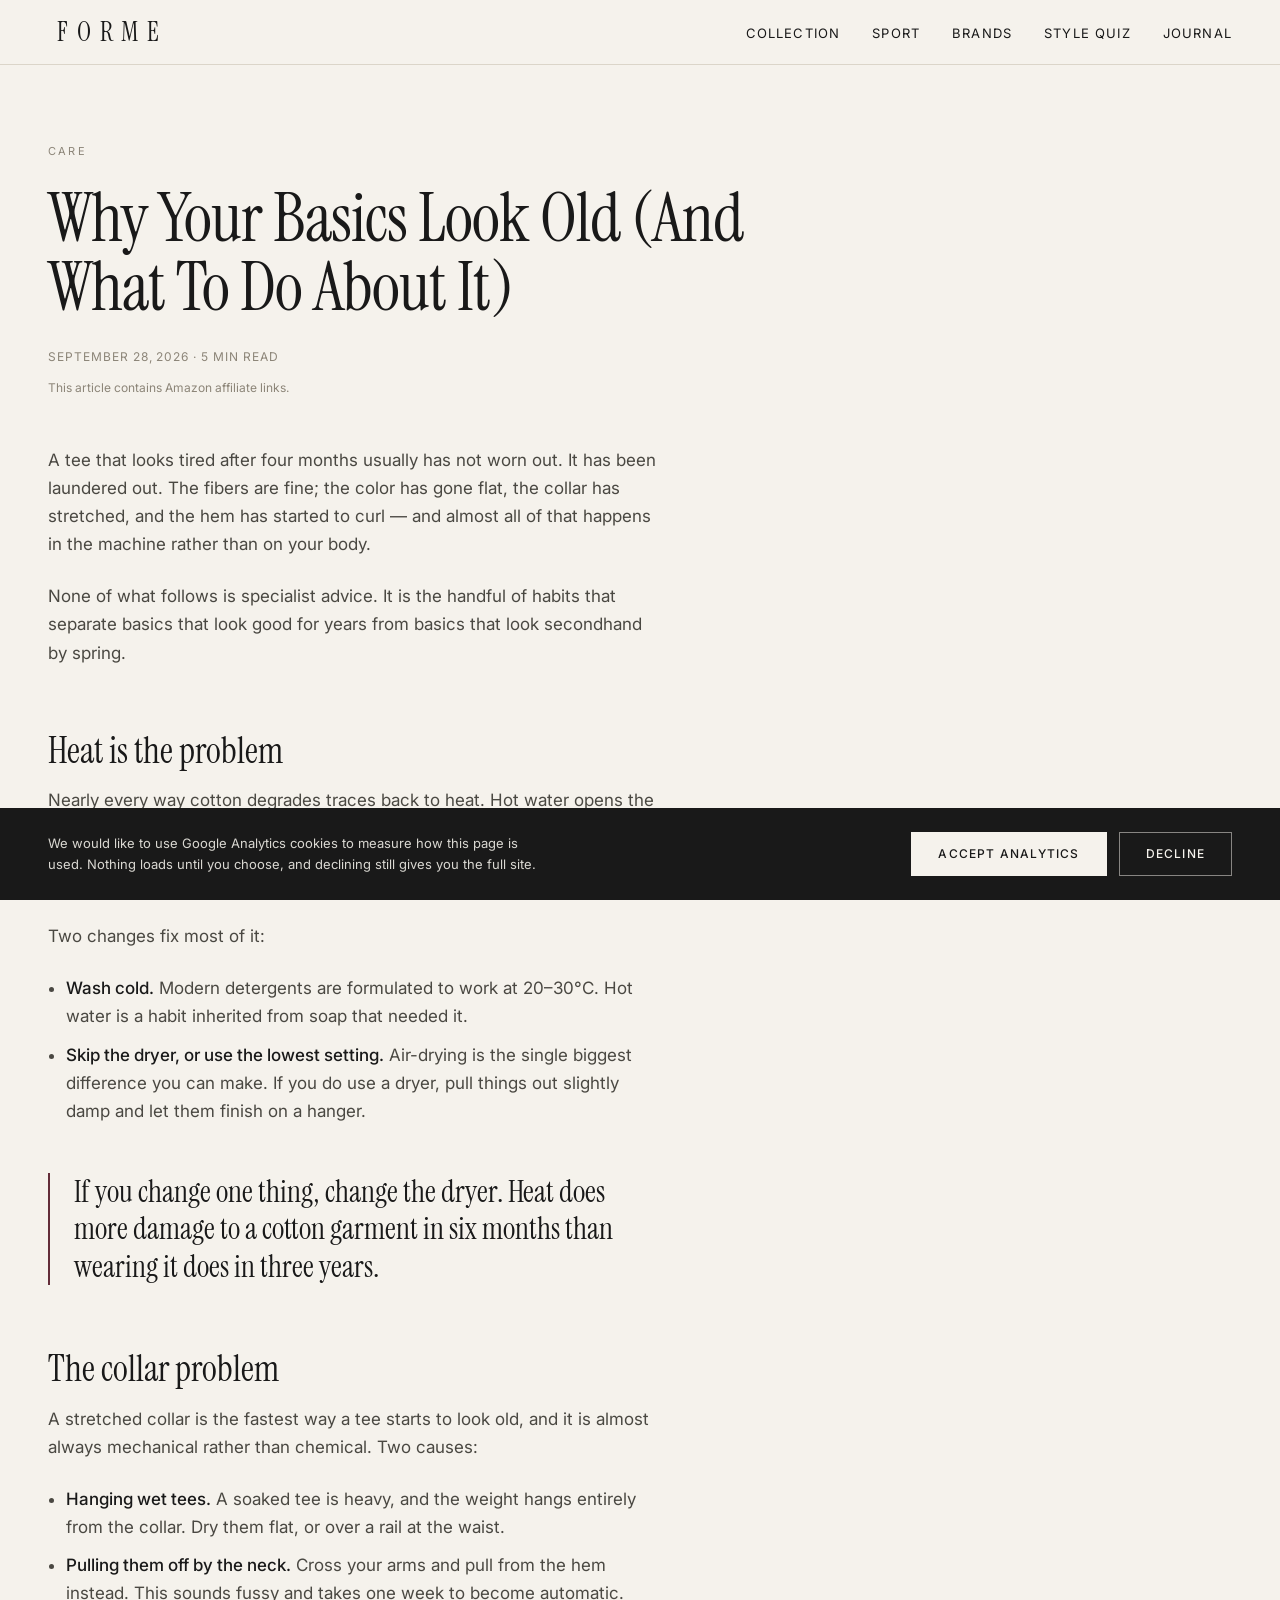
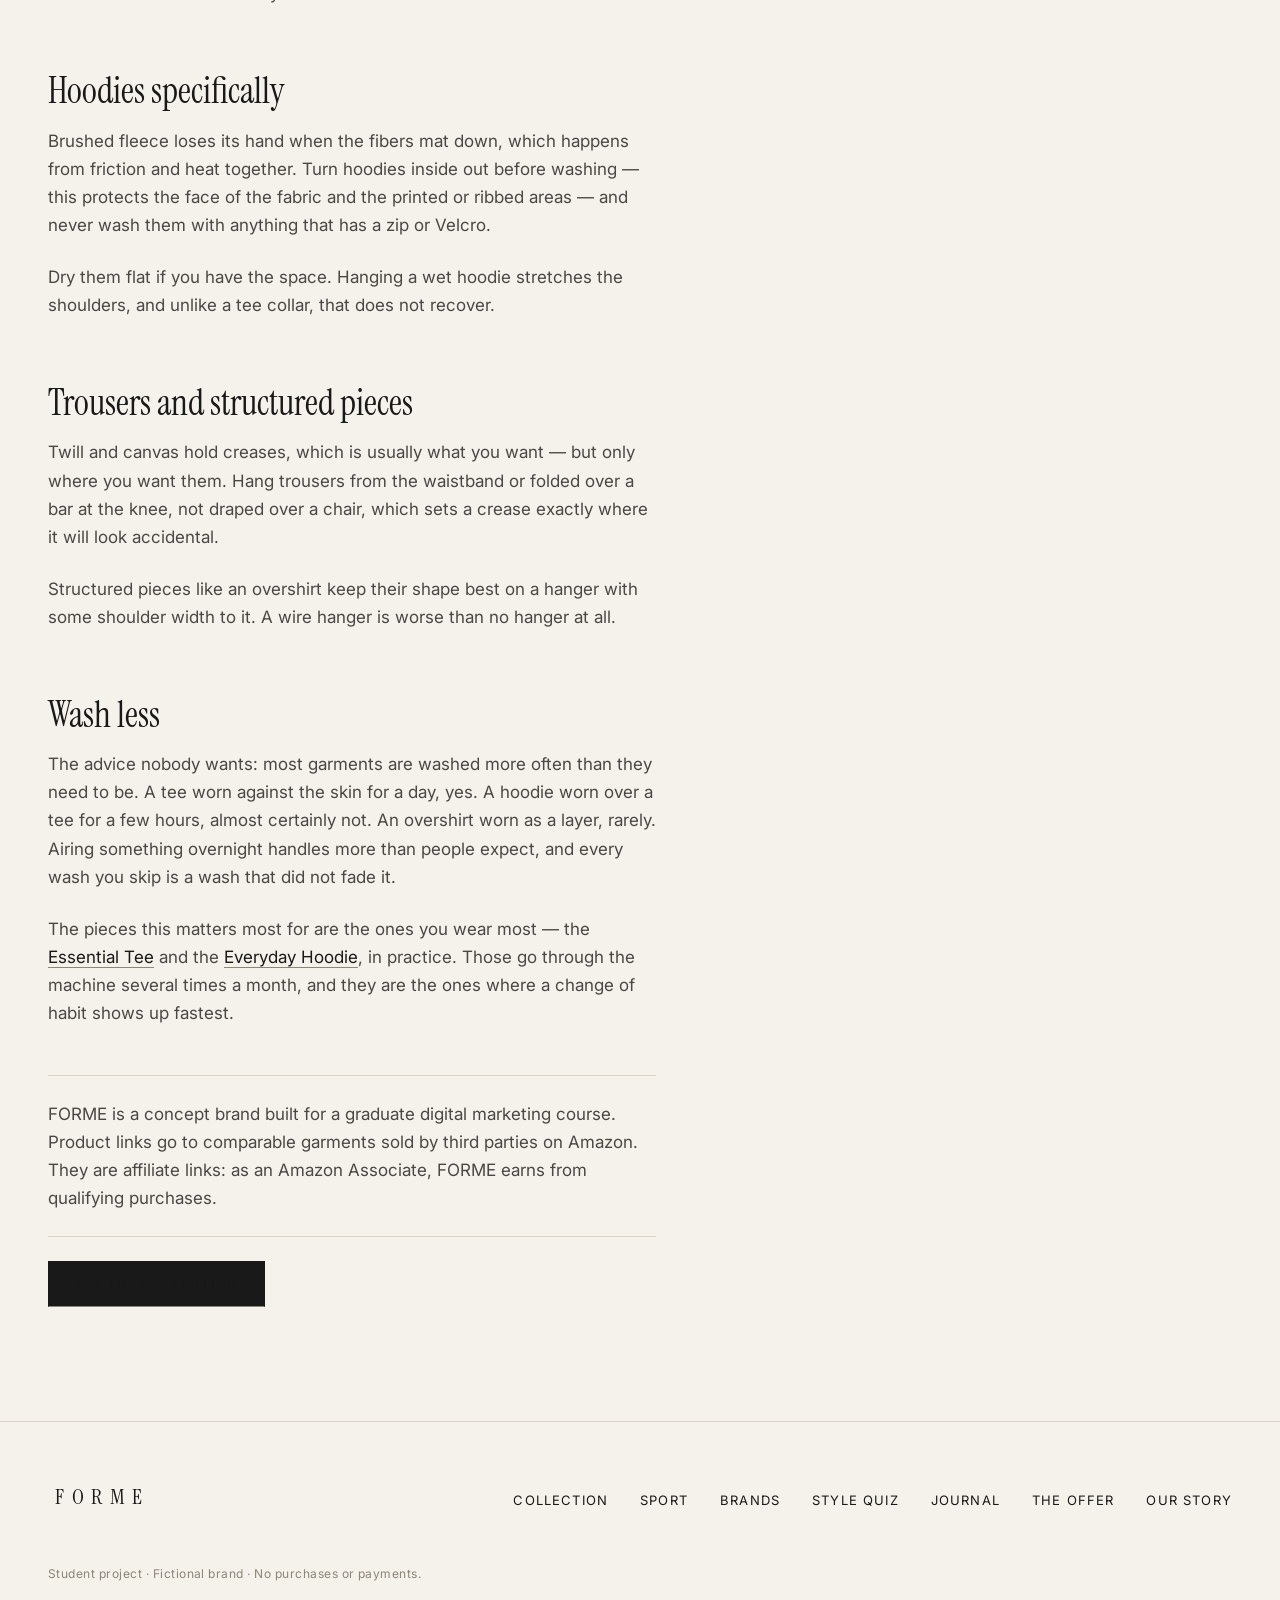
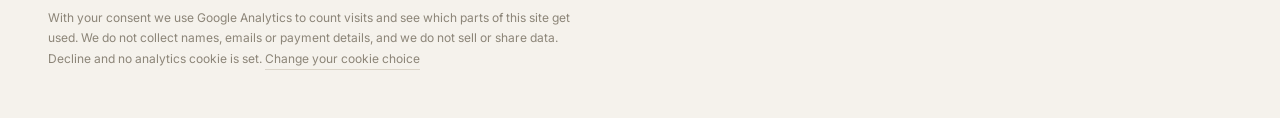
<file: journal/cotton-care.html>
<!DOCTYPE html>
<html lang="en">
<head>
<meta charset="utf-8">
<meta name="viewport" content="width=device-width, initial-scale=1, viewport-fit=cover">
<title>Why Your Basics Look Old (And What To Do About It) | FORME Journal</title>
<meta name="description" content="Most cotton basics do not wear out — they get washed out. A practical guide to washing, drying, and storing tees, hoodies and trousers so they keep their shape and color.">
<meta name="theme-color" content="#F5F2EC">
<meta name="google-adsense-account" content="ca-pub-1368713087096295">
<link rel="canonical" href="https://clothingforme.com/journal/cotton-care.html">
<meta property="og:type" content="article">
<meta property="og:site_name" content="FORME">
<meta property="og:title" content="Why Your Basics Look Old (And What To Do About It)">
<meta property="og:description" content="Most cotton basics do not wear out — they get washed out. A practical guide to washing, drying, and storing tees, hoodies and trousers so they keep their shape and color.">
<meta property="og:url" content="https://clothingforme.com/journal/cotton-care.html">
<meta property="og:image" content="https://clothingforme.com/assets/og-cover.jpg">
<meta property="article:published_time" content="2026-09-28">
<meta name="twitter:card" content="summary_large_image">
<link rel="icon" href="../assets/favicon.svg" type="image/svg+xml">
<link rel="preconnect" href="https://fonts.googleapis.com">
<link rel="preconnect" href="https://fonts.gstatic.com" crossorigin>
<link rel="stylesheet" href="https://fonts.googleapis.com/css2?family=Instrument+Serif:ital@0;1&family=Inter:wght@400;500&display=swap">
<link rel="stylesheet" href="../assets/journal.css">
<script type="application/ld+json">
{"@context":"https://schema.org","@type":"Article","headline":"Why Your Basics Look Old (And What To Do About It)",
"description":"Most cotton basics do not wear out — they get washed out. A practical guide to washing, drying, and storing tees, hoodies and trousers so they keep their shape and color.","datePublished":"2026-09-28",
"author":{"@type":"Organization","name":"FORME"},
"publisher":{"@type":"Organization","name":"FORME"},
"mainEntityOfPage":"https://clothingforme.com/journal/cotton-care.html"}
</script>
</head>
<body data-slug="cotton-care">
<a class="skip" href="#main">Skip to content</a>
<header class="header">
  <div class="wrap header__inner">
    <a class="wordmark" href="../index.html" aria-label="FORME — home">FORME</a>
    <nav aria-label="Primary">
      <ul class="nav__list">
        <li><a href="../index.html#collection">Collection</a></li>
        <li><a href="../sport.html">Sport</a></li>
        <li><a href="../index.html#brands">Brands</a></li>
        <li><a href="../style-quiz.html">Style Quiz</a></li>
        <li><a href="index.html">Journal</a></li>
      </ul>
    </nav>
  </div>
</header>
<main id="main">
  <article class="article wrap">
    <header class="article__head">
      <p class="eyebrow">Care</p>
      <h1>Why Your Basics Look Old (And What To Do About It)</h1>
      <p class="article__meta">September 28, 2026 · 5 min read</p>
      <p class="article__disclosure">This article contains Amazon affiliate links.</p>
    </header>
    <div class="prose">
      
<p>A tee that looks tired after four months usually has not worn out. It has been laundered out. The fibers are fine; the color has gone flat, the collar has stretched, and the hem has started to curl — and almost all of that happens in the machine rather than on your body.</p>

<p>None of what follows is specialist advice. It is the handful of habits that separate basics that look good for years from basics that look secondhand by spring.</p>

<h2>Heat is the problem</h2>

<p>Nearly every way cotton degrades traces back to heat. Hot water opens the fiber and lets dye escape. A hot dryer shrinks the weave, breaks down elastane in ribbed collars and cuffs, and bakes in any stain you did not fully remove.</p>

<p>Two changes fix most of it:</p>

<ul>
  <li><strong>Wash cold.</strong> Modern detergents are formulated to work at 20–30°C. Hot water is a habit inherited from soap that needed it.</li>
  <li><strong>Skip the dryer, or use the lowest setting.</strong> Air-drying is the single biggest difference you can make. If you do use a dryer, pull things out slightly damp and let them finish on a hanger.</li>
</ul>

<div class="pullquote">If you change one thing, change the dryer. Heat does more damage to a cotton garment in six months than wearing it does in three years.</div>

<h2>The collar problem</h2>

<p>A stretched collar is the fastest way a tee starts to look old, and it is almost always mechanical rather than chemical. Two causes:</p>

<ul>
  <li><strong>Hanging wet tees.</strong> A soaked tee is heavy, and the weight hangs entirely from the collar. Dry them flat, or over a rail at the waist.</li>
  <li><strong>Pulling them off by the neck.</strong> Cross your arms and pull from the hem instead. This sounds fussy and takes one week to become automatic.</li>
</ul>

<h2>Hoodies specifically</h2>

<p>Brushed fleece loses its hand when the fibers mat down, which happens from friction and heat together. Turn hoodies inside out before washing — this protects the face of the fabric and the printed or ribbed areas — and never wash them with anything that has a zip or Velcro.</p>

<p>Dry them flat if you have the space. Hanging a wet hoodie stretches the shoulders, and unlike a tee collar, that does not recover.</p>

<h2>Trousers and structured pieces</h2>

<p>Twill and canvas hold creases, which is usually what you want — but only where you want them. Hang trousers from the waistband or folded over a bar at the knee, not draped over a chair, which sets a crease exactly where it will look accidental.</p>

<p>Structured pieces like an overshirt keep their shape best on a hanger with some shoulder width to it. A wire hanger is worse than no hanger at all.</p>

<h2>Wash less</h2>

<p>The advice nobody wants: most garments are washed more often than they need to be. A tee worn against the skin for a day, yes. A hoodie worn over a tee for a few hours, almost certainly not. An overshirt worn as a layer, rarely. Airing something overnight handles more than people expect, and every wash you skip is a wash that did not fade it.</p>

<p>The pieces this matters most for are the ones you wear most — the <a href="https://amzn.to/4z4qsgq" target="_blank" rel="noopener noreferrer sponsored" data-event="outbound_product_click" data-source="journal" data-product="tee">Essential Tee</a> and the <a href="https://amzn.to/4ixvUkX" target="_blank" rel="noopener noreferrer sponsored" data-event="outbound_product_click" data-source="journal" data-product="hoodie">Everyday Hoodie</a>, in practice. Those go through the machine several times a month, and they are the ones where a change of habit shows up fastest.</p>

      <div id="article-end"></div>
      <p class="shop-note">FORME is a concept brand built for a graduate digital marketing course.
        Product links go to comparable garments sold by third parties on Amazon. They are affiliate
        links: as an Amazon Associate, FORME earns from qualifying purchases.</p>
      <p><a class="btn btn--solid" href="../index.html#collection"
            data-event="collection_cta_click" data-source="journal_cotton-care">See the Collection</a></p>
    </div>
  </article>
</main>
<footer class="footer">
  <div class="wrap">
    <div class="footer__grid">
      <a class="wordmark" href="../index.html" aria-label="FORME — home">FORME</a>
      <nav aria-label="Footer">
        <ul class="footer__nav">
          <li><a href="../index.html#collection">Collection</a></li>
          <li><a href="../sport.html">Sport</a></li>
          <li><a href="../index.html#brands">Brands</a></li>
          <li><a href="../style-quiz.html">Style Quiz</a></li>
          <li><a href="index.html">Journal</a></li>
          <li><a href="../index.html#offer">The Offer</a></li>
          <li><a href="../index.html#story">Our Story</a></li>
        </ul>
      </nav>
    </div>
    <p class="footer__legal">Student project · Fictional brand · No purchases or payments.</p>
    <p class="footer__privacy">
      With your consent we use Google Analytics to count visits and see which parts of this site get
      used. We do not collect names, emails or payment details, and we do not sell or share data.
      Decline and no analytics cookie is set.
      <button type="button" id="consent-reopen">Change your cookie choice</button>
    </p>
  </div>
</footer>
<aside class="consent" id="consent" role="region" aria-label="Cookie choice" hidden>
  <div class="consent__inner">
    <p>We would like to use Google Analytics cookies to measure how this page is used. Nothing loads
      until you choose, and declining still gives you the full site.</p>
    <div class="consent__actions">
      <button class="btn btn--accept" type="button" id="consent-accept">Accept analytics</button>
      <button class="btn btn--decline" type="button" id="consent-decline">Decline</button>
    </div>
  </div>
</aside>
<script src="../assets/forme.js"></script>
</body>
</html>
</file>
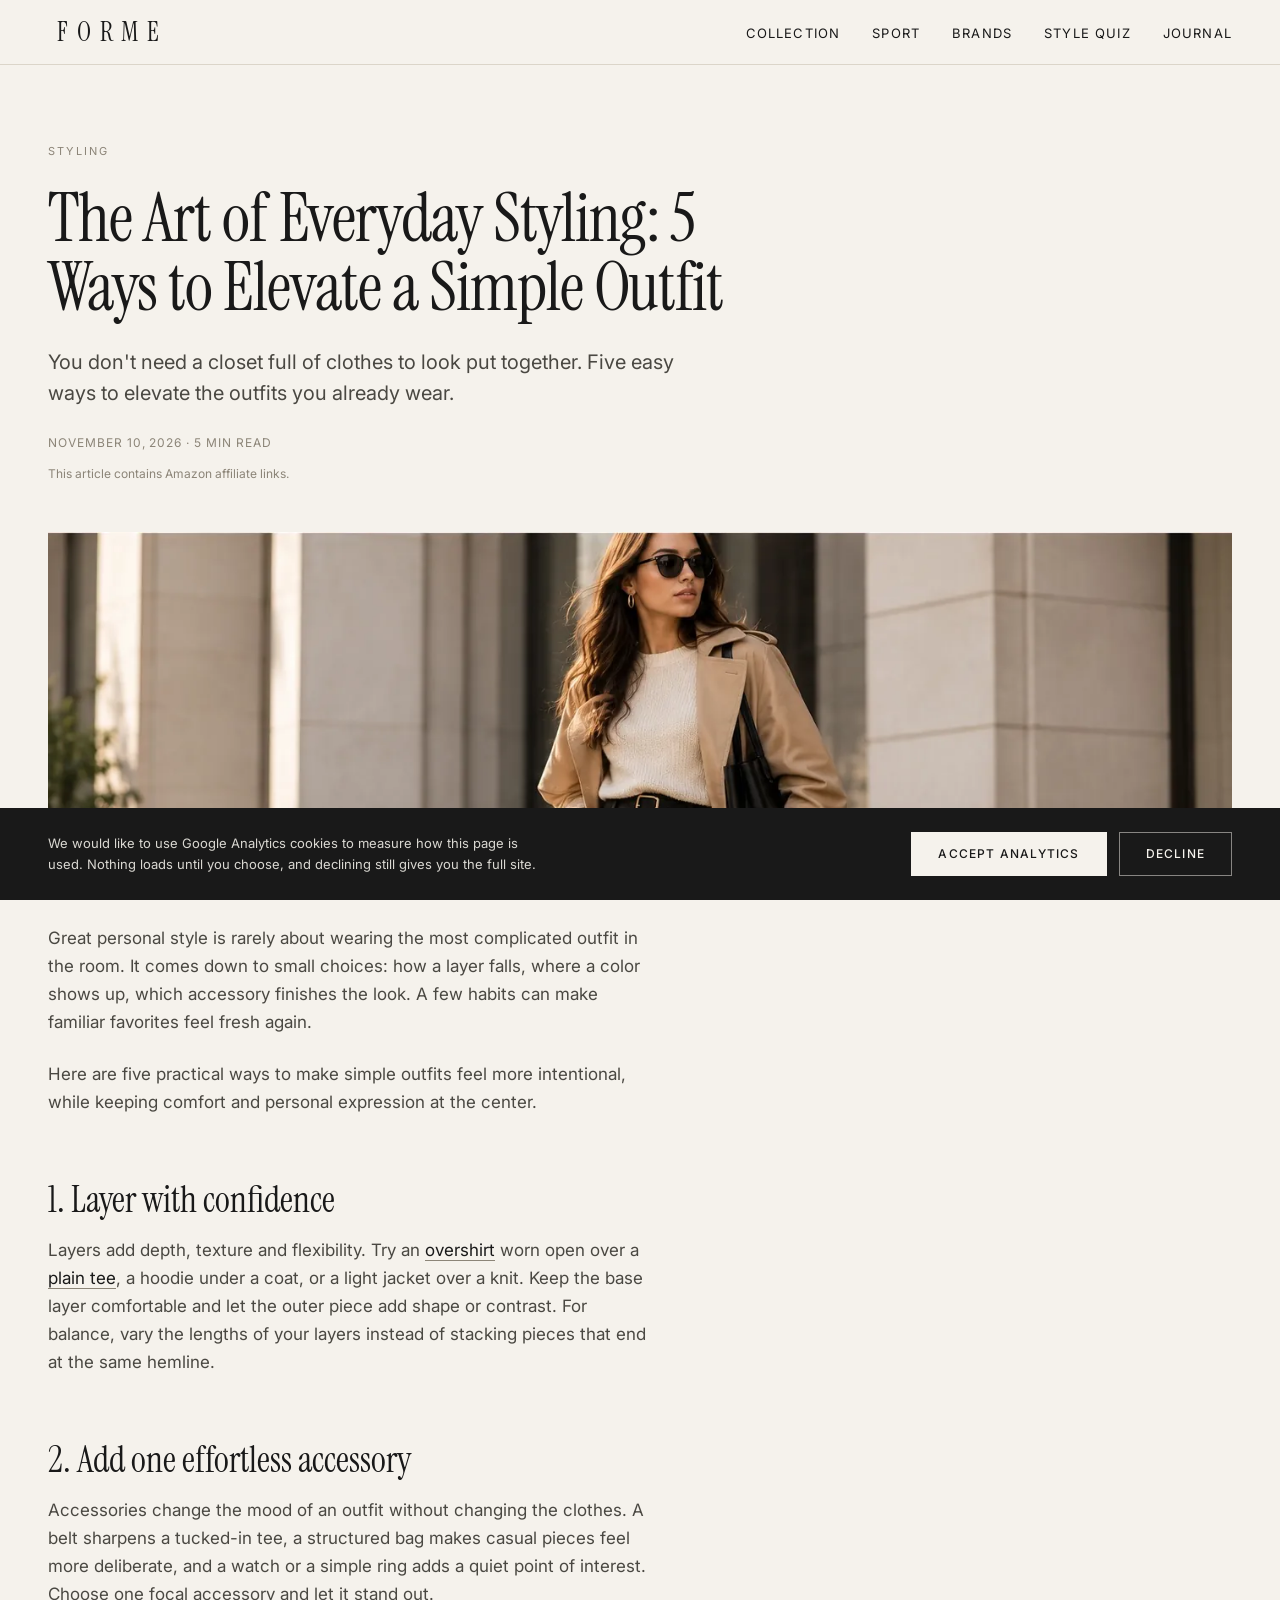
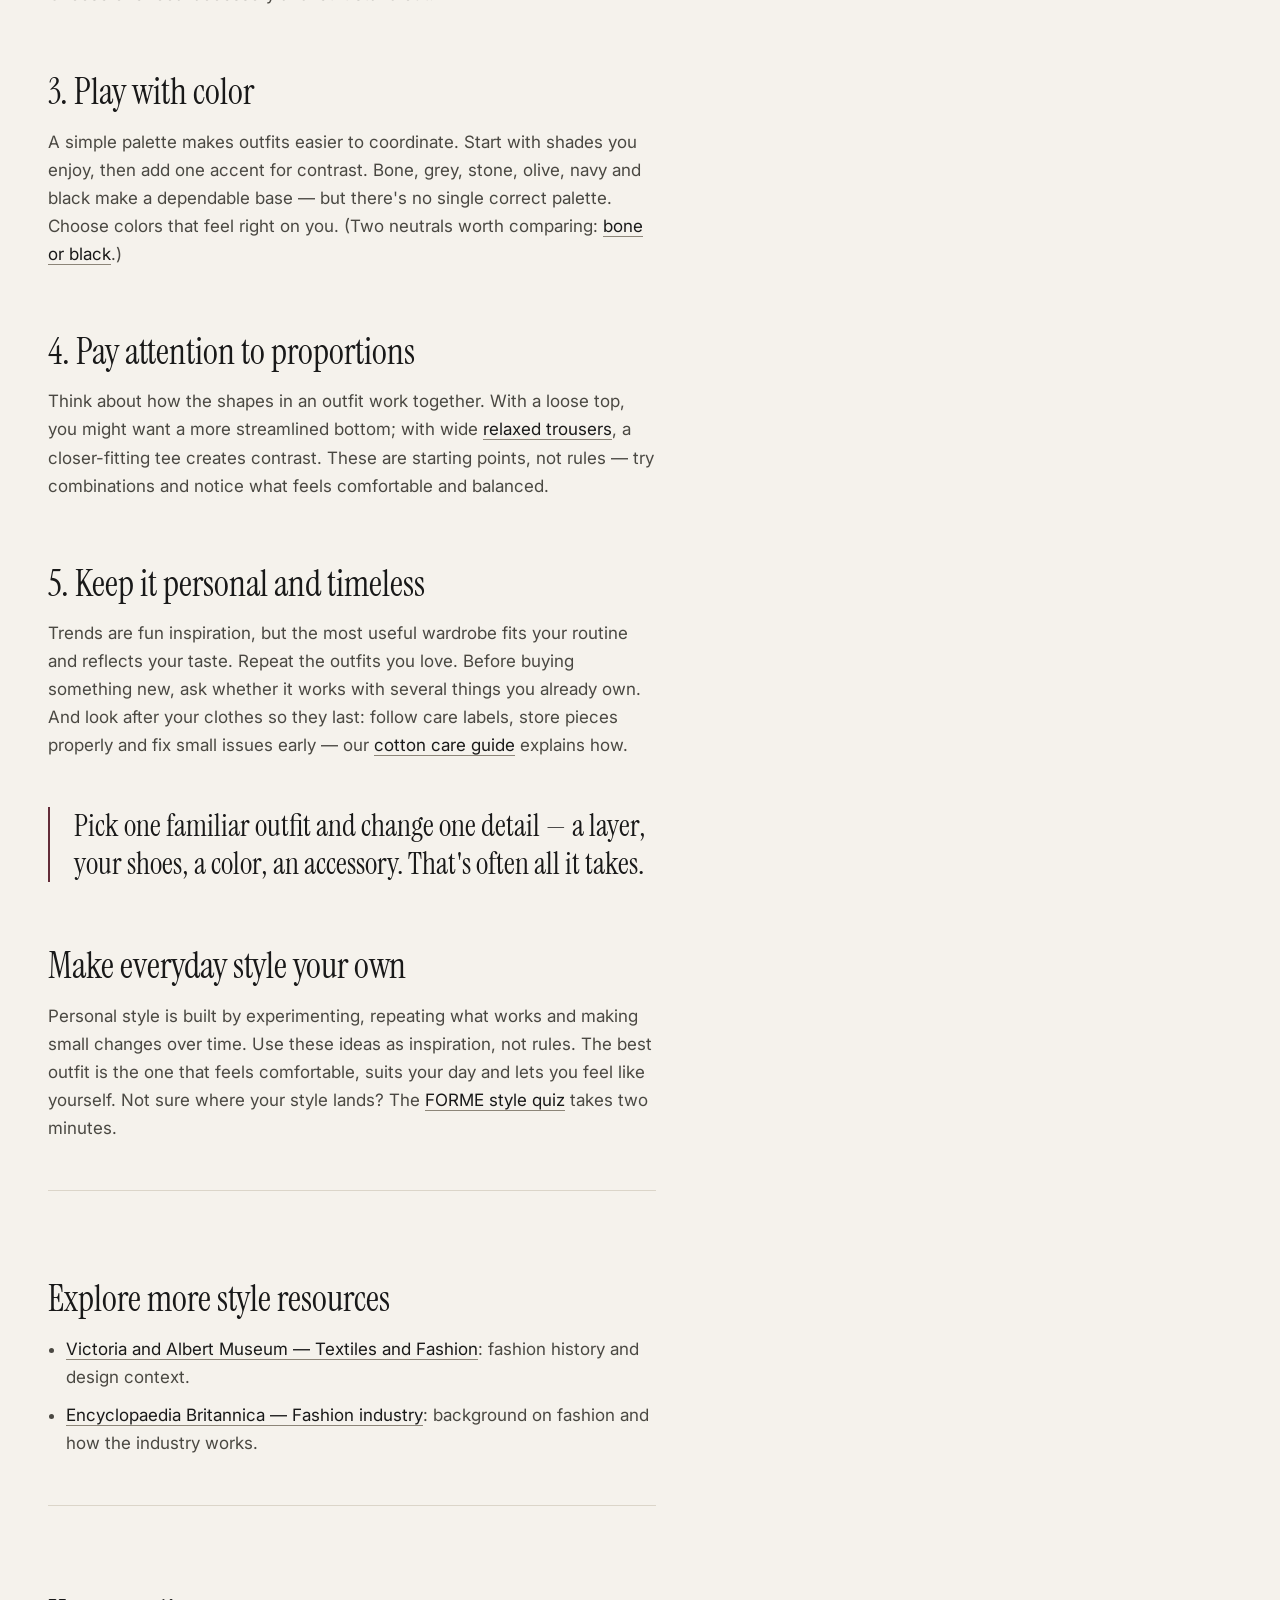
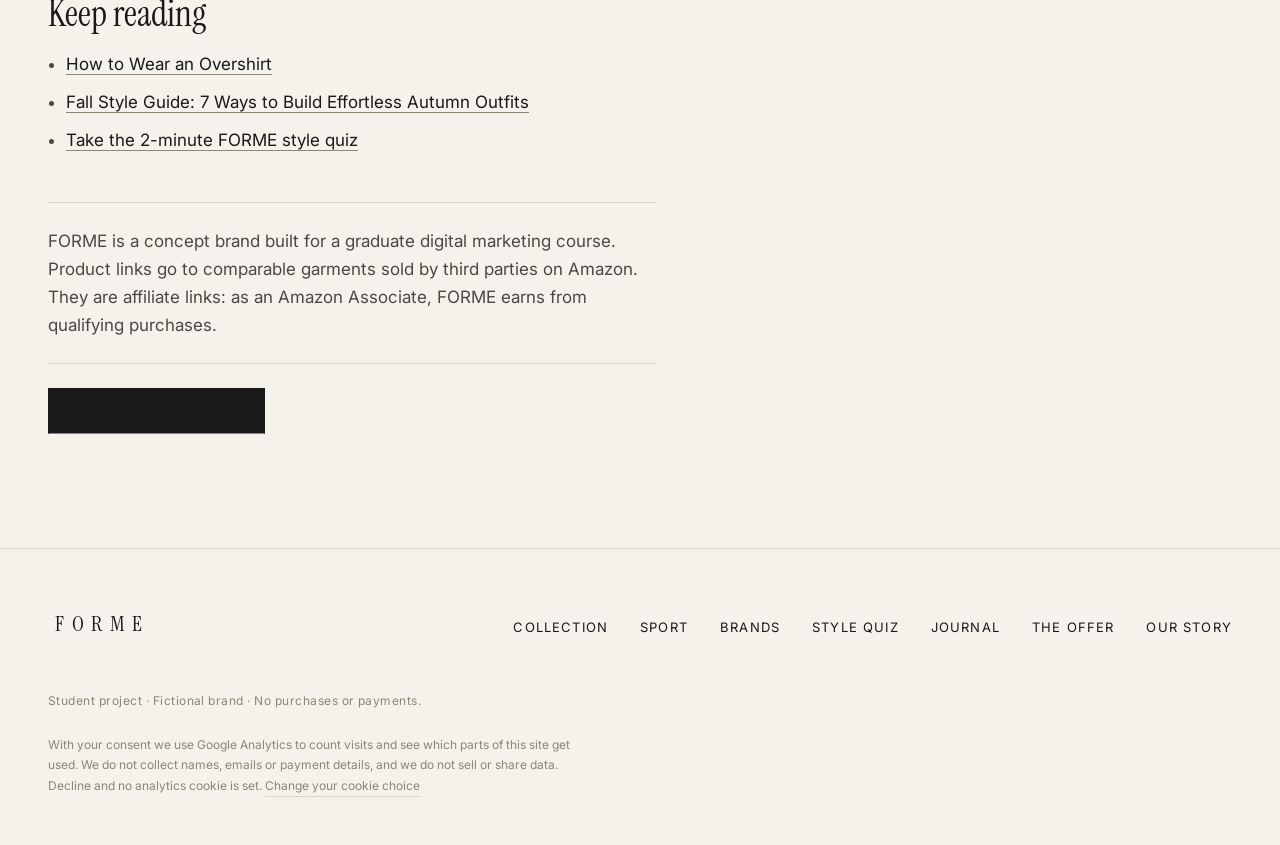
<file: journal/everyday-styling-tips.html>
<!DOCTYPE html>
<html lang="en">
<head>
<meta charset="utf-8">
<meta name="viewport" content="width=device-width, initial-scale=1, viewport-fit=cover">
<title>The Art of Everyday Styling: 5 Ways to Elevate a Simple Outfit | FORME Journal</title>
<meta name="description" content="Five easy everyday styling tips: layer with confidence, use one focal accessory, play with color, balance proportions and build a personal, timeless wardrobe.">
<meta name="theme-color" content="#F5F2EC">
<meta name="google-adsense-account" content="ca-pub-1368713087096295">
<link rel="canonical" href="https://clothingforme.com/journal/everyday-styling-tips.html">
<meta property="og:type" content="article">
<meta property="og:site_name" content="FORME">
<meta property="og:title" content="The Art of Everyday Styling: 5 Ways to Elevate a Simple Outfit">
<meta property="og:description" content="Five easy everyday styling tips: layer with confidence, use one focal accessory, play with color, balance proportions and build a personal, timeless wardrobe.">
<meta property="og:url" content="https://clothingforme.com/journal/everyday-styling-tips.html">
<meta property="og:image" content="https://clothingforme.com/assets/og-cover.jpg">
<meta property="og:image:width" content="1200">
<meta property="og:image:height" content="630">
<meta property="article:published_time" content="2026-11-10">
<meta name="twitter:card" content="summary_large_image">
<link rel="icon" href="../assets/favicon.svg" type="image/svg+xml">
<link rel="preload" as="image" href="../assets/journal/everyday-styling-hero.webp" type="image/webp">
<link rel="preconnect" href="https://fonts.googleapis.com">
<link rel="preconnect" href="https://fonts.gstatic.com" crossorigin>
<link rel="stylesheet" href="https://fonts.googleapis.com/css2?family=Instrument+Serif:ital@0;1&family=Inter:wght@400;500&display=swap">
<link rel="stylesheet" href="../assets/journal.css">
<script type="application/ld+json">
{"@context":"https://schema.org","@type":"Article","headline":"The Art of Everyday Styling: 5 Ways to Elevate a Simple Outfit",
"description":"Five easy everyday styling tips: layer with confidence, use one focal accessory, play with color, balance proportions and build a personal, timeless wardrobe.","datePublished":"2026-11-10","dateModified":"2026-11-10",
"image":"https://clothingforme.com/assets/journal/everyday-styling-hero.webp",
"author":{"@type":"Organization","name":"FORME"},
"publisher":{"@type":"Organization","name":"FORME"},
"mainEntityOfPage":"https://clothingforme.com/journal/everyday-styling-tips.html"}
</script>
</head>
<body data-slug="everyday-styling-tips">
<a class="skip" href="#main">Skip to content</a>
<header class="header">
  <div class="wrap header__inner">
    <a class="wordmark" href="../index.html" aria-label="FORME — home">FORME</a>
    <nav aria-label="Primary">
      <ul class="nav__list">
        <li><a href="../index.html#collection">Collection</a></li>
        <li><a href="../sport.html">Sport</a></li>
        <li><a href="../index.html#brands">Brands</a></li>
        <li><a href="../style-quiz.html">Style Quiz</a></li>
        <li><a href="index.html">Journal</a></li>
      </ul>
    </nav>
  </div>
</header>
<main id="main">
  <article class="article wrap">
    <header class="article__head">
      <p class="eyebrow">Styling</p>
      <h1>The Art of Everyday Styling: 5 Ways to Elevate a Simple Outfit</h1>
      <p class="article__dek">You don't need a closet full of clothes to look put together. Five easy ways to elevate the outfits you already wear.</p>
      <p class="article__meta">November 10, 2026 · 5 min read</p>
      <p class="article__disclosure">This article contains Amazon affiliate links.</p>
    </header>
    <figure class="article__hero">
      <img src="../assets/journal/everyday-styling-hero.webp" width="1400" height="369" fetchpriority="high" decoding="async"
           alt="A person in a camel trench coat over a cream knit, with a black belt and leather tote, standing between stone columns.">
      <figcaption>Editorial concept image.</figcaption>
    </figure>
    <div class="prose">

<p>Great personal style is rarely about wearing the most complicated outfit in the room. It comes down to small choices: how a layer falls, where a color shows up, which accessory finishes the look. A few habits can make familiar favorites feel fresh again.</p>

<p>Here are five practical ways to make simple outfits feel more intentional, while keeping comfort and personal expression at the center.</p>

<h2>1. Layer with confidence</h2>
<p>Layers add depth, texture and flexibility. Try an <a href="https://amzn.to/3VIWTSR" target="_blank" rel="noopener noreferrer sponsored" data-event="outbound_product_click" data-source="journal" data-product="overshirt">overshirt</a> worn open over a <a href="https://amzn.to/4z4qsgq" target="_blank" rel="noopener noreferrer sponsored" data-event="outbound_product_click" data-source="journal" data-product="tee">plain tee</a>, a hoodie under a coat, or a light jacket over a knit. Keep the base layer comfortable and let the outer piece add shape or contrast. For balance, vary the lengths of your layers instead of stacking pieces that end at the same hemline.</p>

<h2>2. Add one effortless accessory</h2>
<p>Accessories change the mood of an outfit without changing the clothes. A belt sharpens a tucked-in tee, a structured bag makes casual pieces feel more deliberate, and a watch or a simple ring adds a quiet point of interest. Choose one focal accessory and let it stand out.</p>

<h2>3. Play with color</h2>
<p>A simple palette makes outfits easier to coordinate. Start with shades you enjoy, then add one accent for contrast. Bone, grey, stone, olive, navy and black make a dependable base — but there's no single correct palette. Choose colors that feel right on you. (Two neutrals worth comparing: <a href="bone-or-black.html">bone or black</a>.)</p>

<h2>4. Pay attention to proportions</h2>
<p>Think about how the shapes in an outfit work together. With a loose top, you might want a more streamlined bottom; with wide <a href="https://amzn.to/4sgqvmv" target="_blank" rel="noopener noreferrer sponsored" data-event="outbound_product_click" data-source="journal" data-product="trouser">relaxed trousers</a>, a closer-fitting tee creates contrast. These are starting points, not rules — try combinations and notice what feels comfortable and balanced.</p>

<h2>5. Keep it personal and timeless</h2>
<p>Trends are fun inspiration, but the most useful wardrobe fits your routine and reflects your taste. Repeat the outfits you love. Before buying something new, ask whether it works with several things you already own. And look after your clothes so they last: follow care labels, store pieces properly and fix small issues early — our <a href="cotton-care.html">cotton care guide</a> explains how.</p>

<div class="pullquote">Pick one familiar outfit and change one detail — a layer, your shoes, a color, an accessory. That's often all it takes.</div>

<h2>Make everyday style your own</h2>
<p>Personal style is built by experimenting, repeating what works and making small changes over time. Use these ideas as inspiration, not rules. The best outfit is the one that feels comfortable, suits your day and lets you feel like yourself. Not sure where your style lands? The <a href="../style-quiz.html" data-event="quiz_cta_click" data-source="journal_everyday-styling-tips">FORME style quiz</a> takes two minutes.</p>

      <div id="article-end"></div>
      <div class="sources"><h2>Explore more style resources</h2><ul><li><a href="https://www.vam.ac.uk/blog/textiles-and-fashion" target="_blank" rel="noopener noreferrer">Victoria and Albert Museum — Textiles and Fashion</a>: fashion history and design context.</li><li><a href="https://www.britannica.com/art/fashion-industry" target="_blank" rel="noopener noreferrer">Encyclopaedia Britannica — Fashion industry</a>: background on fashion and how the industry works.</li></ul></div>
      <div class="related">
        <h2>Keep reading</h2>
        <ul><li><a href="how-to-wear-an-overshirt.html">How to Wear an Overshirt</a></li><li><a href="fall-style-guide.html">Fall Style Guide: 7 Ways to Build Effortless Autumn Outfits</a></li><li><a href="../style-quiz.html" data-event="quiz_cta_click" data-source="journal_everyday-styling-tips">Take the 2-minute FORME style quiz</a></li></ul>
      </div>
      <p class="shop-note">FORME is a concept brand built for a graduate digital marketing course.
        Product links go to comparable garments sold by third parties on Amazon. They are affiliate
        links: as an Amazon Associate, FORME earns from qualifying purchases.</p>
      <p><a class="btn btn--solid" href="../index.html#collection"
            data-event="collection_cta_click" data-source="journal_everyday-styling-tips">See the Collection</a></p>
    </div>
  </article>
</main>
<footer class="footer">
  <div class="wrap">
    <div class="footer__grid">
      <a class="wordmark" href="../index.html" aria-label="FORME — home">FORME</a>
      <nav aria-label="Footer">
        <ul class="footer__nav">
          <li><a href="../index.html#collection">Collection</a></li>
          <li><a href="../sport.html">Sport</a></li>
          <li><a href="../index.html#brands">Brands</a></li>
          <li><a href="../style-quiz.html">Style Quiz</a></li>
          <li><a href="index.html">Journal</a></li>
          <li><a href="../index.html#offer">The Offer</a></li>
          <li><a href="../index.html#story">Our Story</a></li>
        </ul>
      </nav>
    </div>
    <p class="footer__legal">Student project · Fictional brand · No purchases or payments.</p>
    <p class="footer__privacy">
      With your consent we use Google Analytics to count visits and see which parts of this site get
      used. We do not collect names, emails or payment details, and we do not sell or share data.
      Decline and no analytics cookie is set.
      <button type="button" id="consent-reopen">Change your cookie choice</button>
    </p>
  </div>
</footer>
<aside class="consent" id="consent" role="region" aria-label="Cookie choice" hidden>
  <div class="consent__inner">
    <p>We would like to use Google Analytics cookies to measure how this page is used. Nothing loads
      until you choose, and declining still gives you the full site.</p>
    <div class="consent__actions">
      <button class="btn btn--accept" type="button" id="consent-accept">Accept analytics</button>
      <button class="btn btn--decline" type="button" id="consent-decline">Decline</button>
    </div>
  </div>
</aside>
<script src="../assets/forme.js"></script>
</body>
</html>
</file>
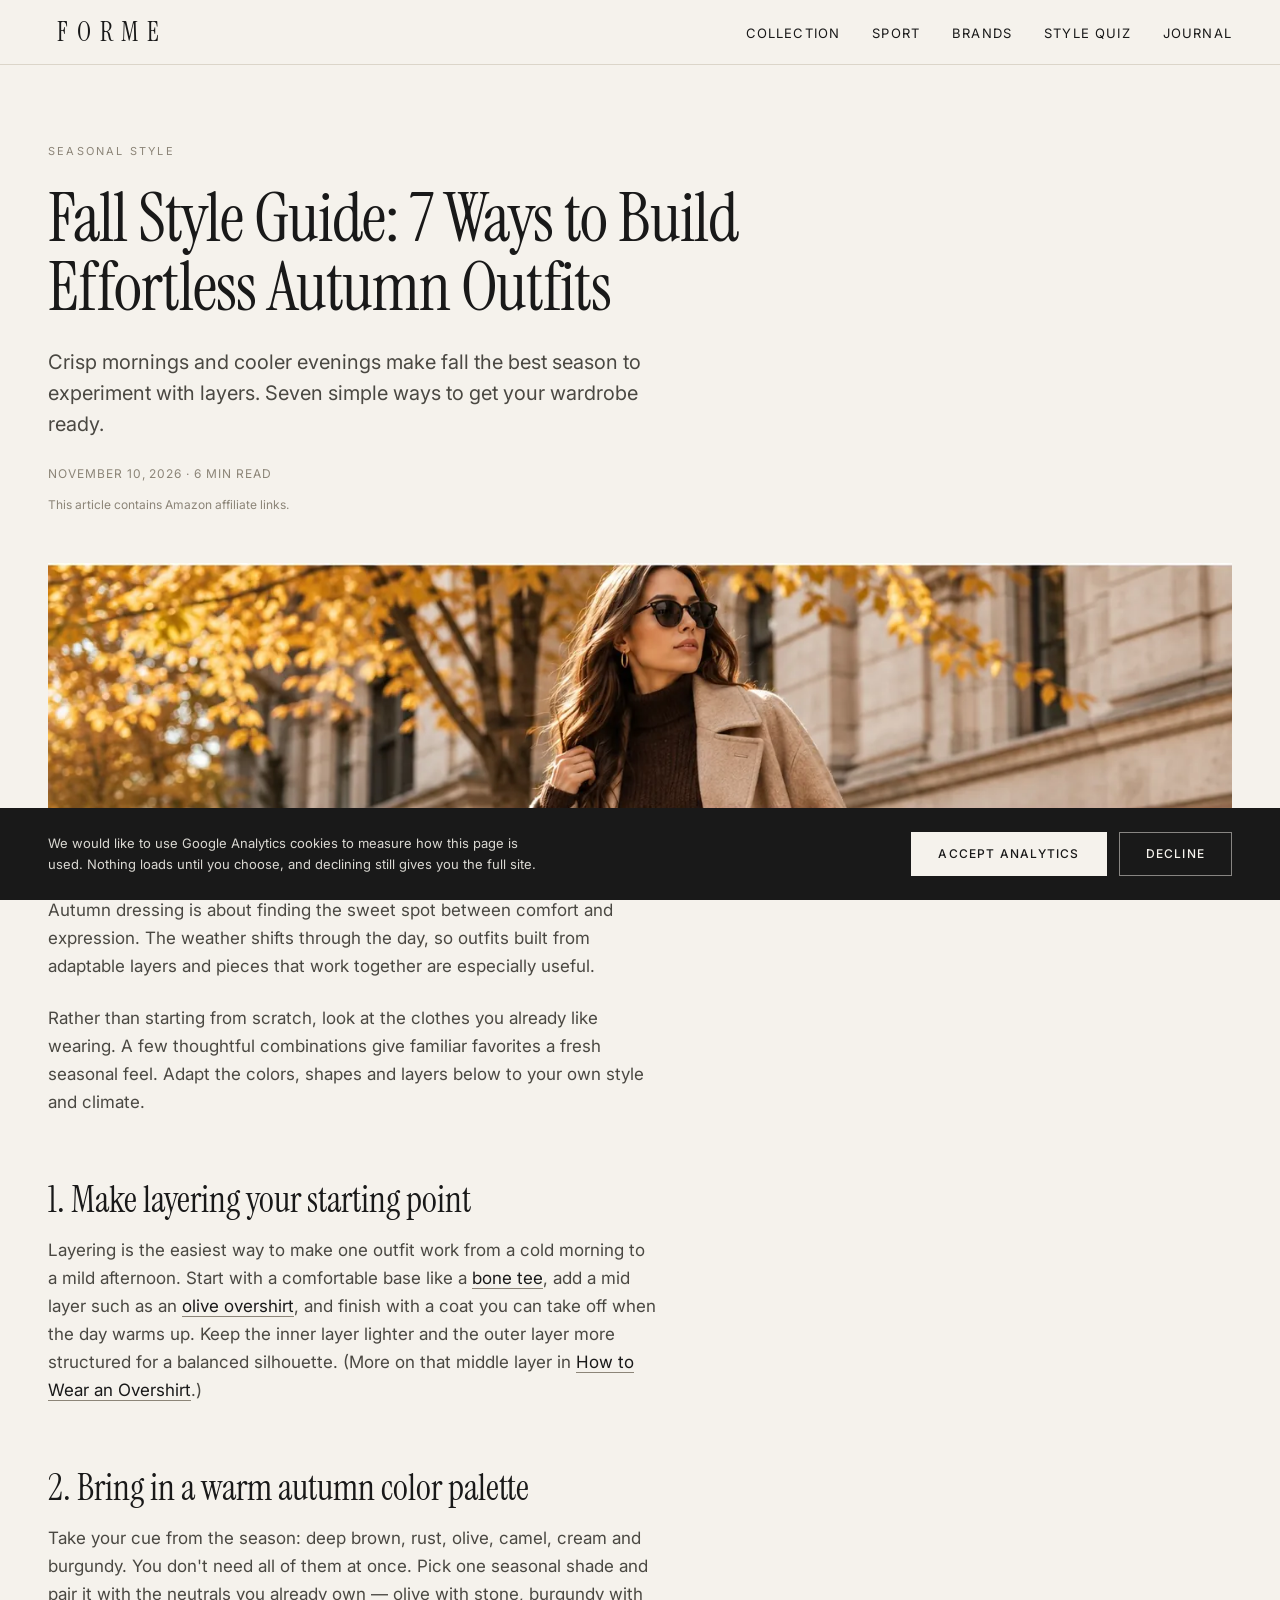
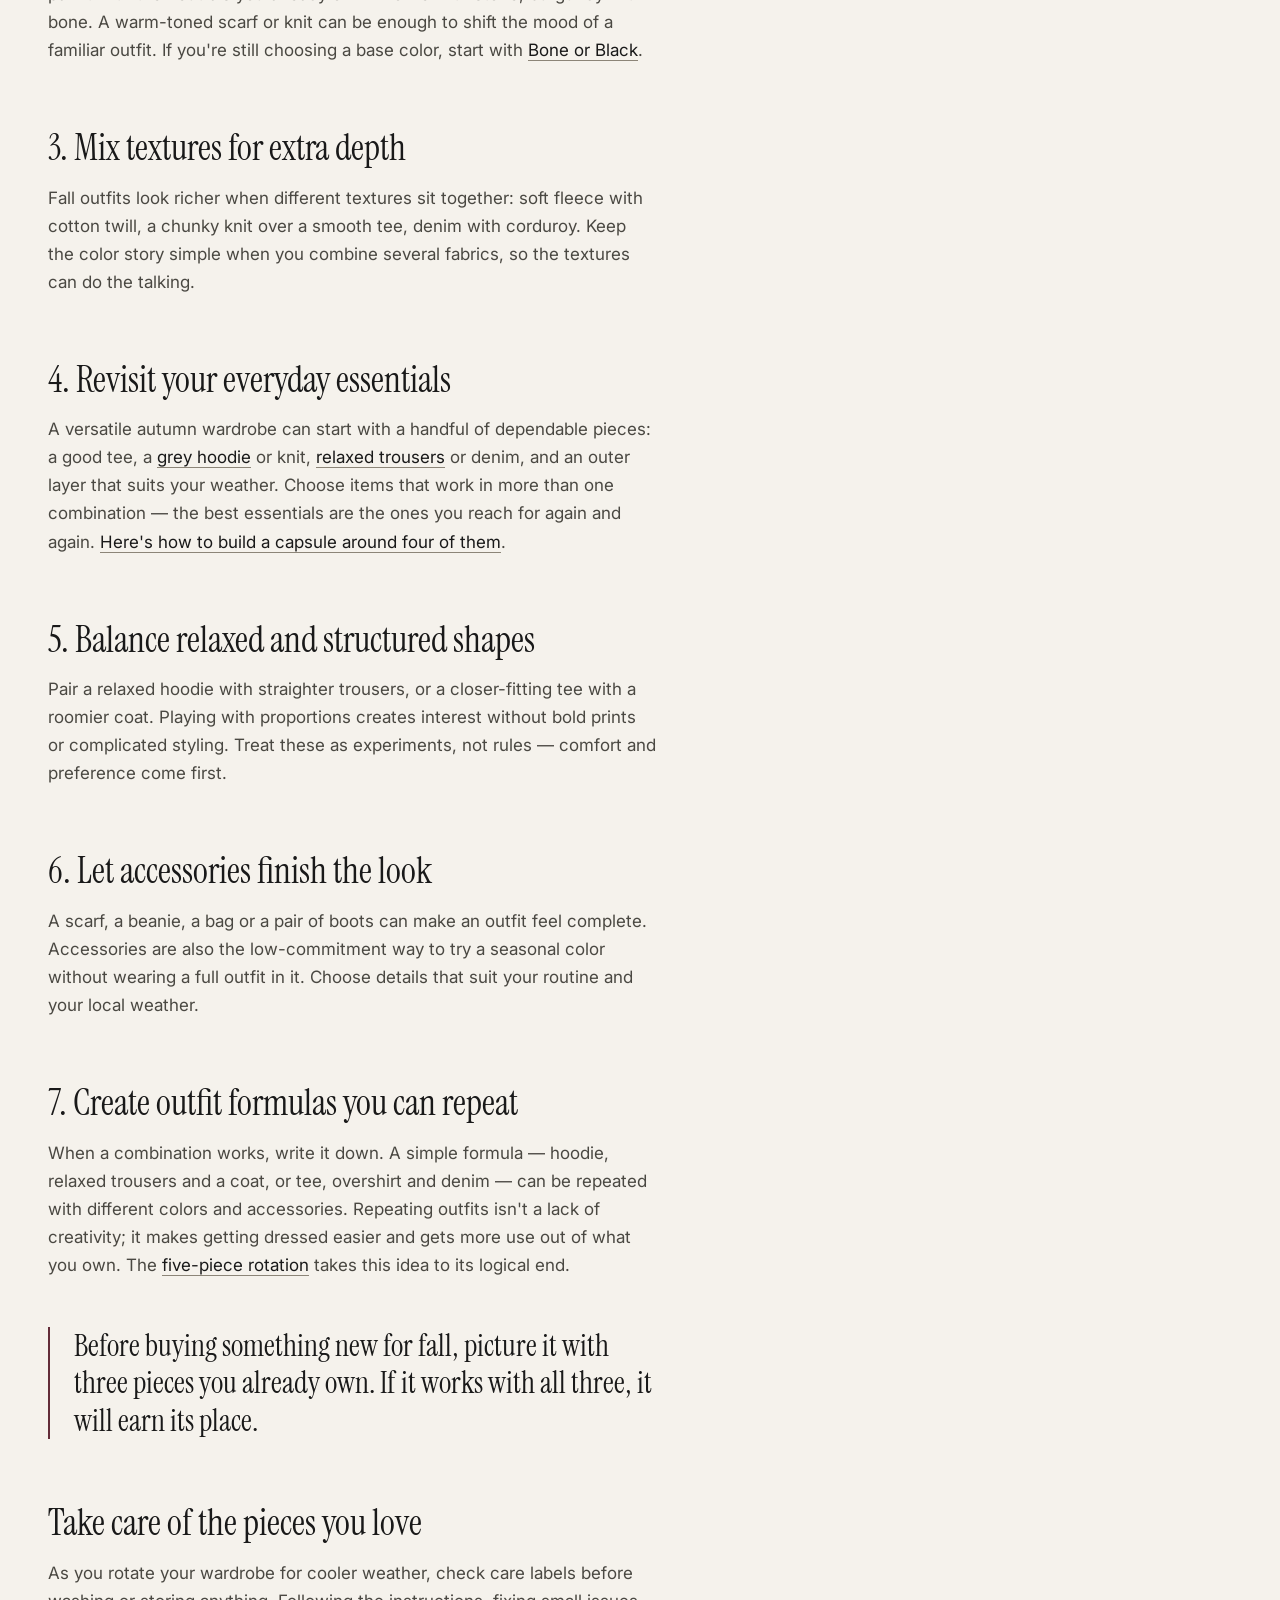
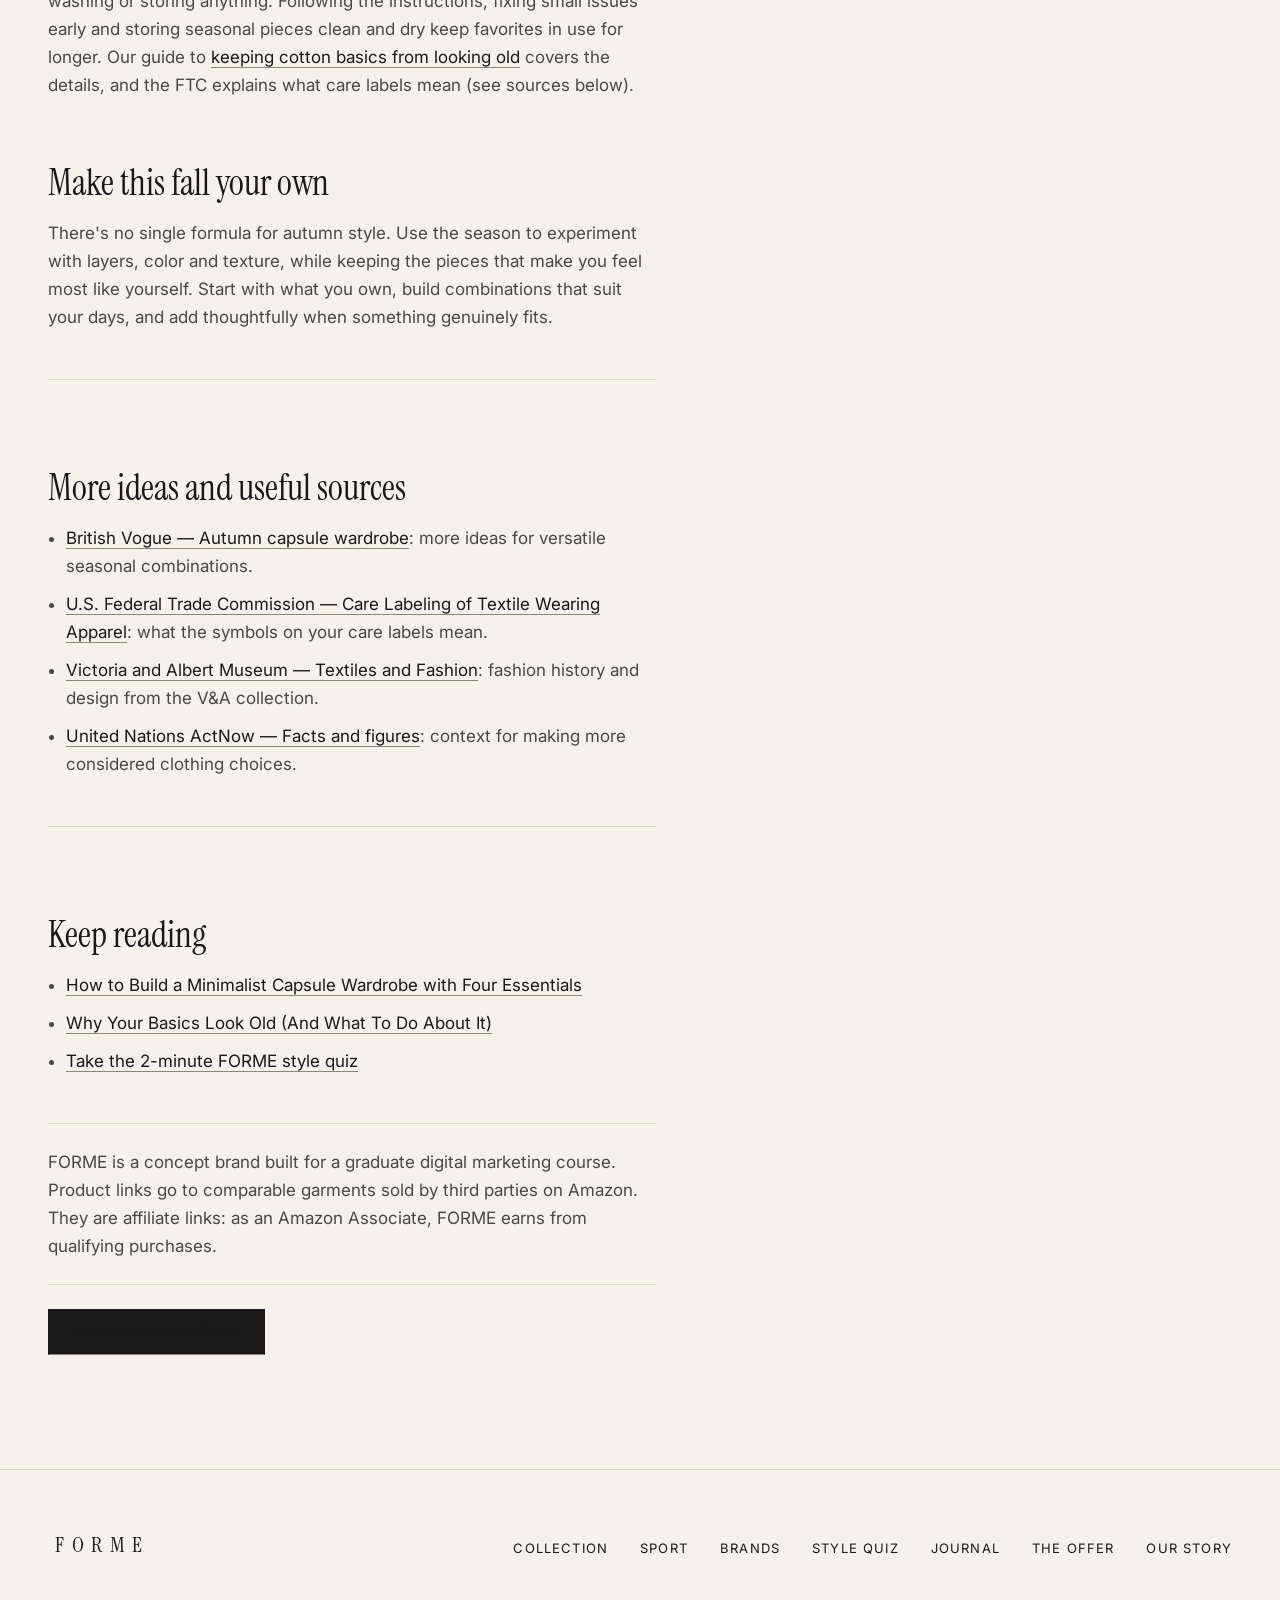
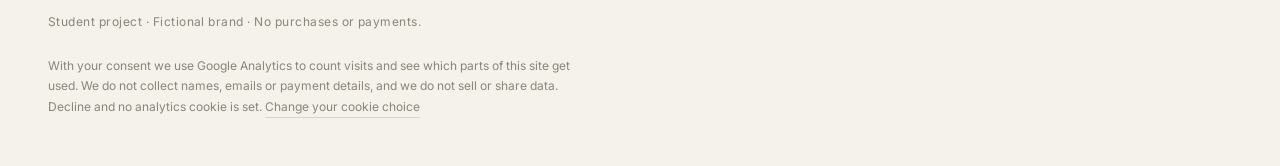
<file: journal/fall-style-guide.html>
<!DOCTYPE html>
<html lang="en">
<head>
<meta charset="utf-8">
<meta name="viewport" content="width=device-width, initial-scale=1, viewport-fit=cover">
<title>Fall Style Guide: 7 Ways to Build Effortless Autumn Outfits | FORME Journal</title>
<meta name="description" content="Seven easy autumn outfit ideas: layering for changing temperatures, a warm fall color palette, mixing textures, everyday essentials, proportions, accessories and repeatable outfit formulas.">
<meta name="theme-color" content="#F5F2EC">
<meta name="google-adsense-account" content="ca-pub-1368713087096295">
<link rel="canonical" href="https://clothingforme.com/journal/fall-style-guide.html">
<meta property="og:type" content="article">
<meta property="og:site_name" content="FORME">
<meta property="og:title" content="Fall Style Guide: 7 Ways to Build Effortless Autumn Outfits">
<meta property="og:description" content="Seven easy autumn outfit ideas: layering for changing temperatures, a warm fall color palette, mixing textures, everyday essentials, proportions, accessories and repeatable outfit formulas.">
<meta property="og:url" content="https://clothingforme.com/journal/fall-style-guide.html">
<meta property="og:image" content="https://clothingforme.com/assets/og-cover.jpg">
<meta property="og:image:width" content="1200">
<meta property="og:image:height" content="630">
<meta property="article:published_time" content="2026-11-10">
<meta name="twitter:card" content="summary_large_image">
<link rel="icon" href="../assets/favicon.svg" type="image/svg+xml">
<link rel="preload" as="image" href="../assets/journal/fall-style-hero.webp" type="image/webp">
<link rel="preconnect" href="https://fonts.googleapis.com">
<link rel="preconnect" href="https://fonts.gstatic.com" crossorigin>
<link rel="stylesheet" href="https://fonts.googleapis.com/css2?family=Instrument+Serif:ital@0;1&family=Inter:wght@400;500&display=swap">
<link rel="stylesheet" href="../assets/journal.css">
<script type="application/ld+json">
{"@context":"https://schema.org","@type":"Article","headline":"Fall Style Guide: 7 Ways to Build Effortless Autumn Outfits",
"description":"Seven easy autumn outfit ideas: layering for changing temperatures, a warm fall color palette, mixing textures, everyday essentials, proportions, accessories and repeatable outfit formulas.","datePublished":"2026-11-10","dateModified":"2026-11-10",
"image":"https://clothingforme.com/assets/journal/fall-style-hero.webp",
"author":{"@type":"Organization","name":"FORME"},
"publisher":{"@type":"Organization","name":"FORME"},
"mainEntityOfPage":"https://clothingforme.com/journal/fall-style-guide.html"}
</script>
</head>
<body data-slug="fall-style-guide">
<a class="skip" href="#main">Skip to content</a>
<header class="header">
  <div class="wrap header__inner">
    <a class="wordmark" href="../index.html" aria-label="FORME — home">FORME</a>
    <nav aria-label="Primary">
      <ul class="nav__list">
        <li><a href="../index.html#collection">Collection</a></li>
        <li><a href="../sport.html">Sport</a></li>
        <li><a href="../index.html#brands">Brands</a></li>
        <li><a href="../style-quiz.html">Style Quiz</a></li>
        <li><a href="index.html">Journal</a></li>
      </ul>
    </nav>
  </div>
</header>
<main id="main">
  <article class="article wrap">
    <header class="article__head">
      <p class="eyebrow">Seasonal style</p>
      <h1>Fall Style Guide: 7 Ways to Build Effortless Autumn Outfits</h1>
      <p class="article__dek">Crisp mornings and cooler evenings make fall the best season to experiment with layers. Seven simple ways to get your wardrobe ready.</p>
      <p class="article__meta">November 10, 2026 · 6 min read</p>
      <p class="article__disclosure">This article contains Amazon affiliate links.</p>
    </header>
    <figure class="article__hero">
      <img src="../assets/journal/fall-style-hero.webp" width="1400" height="299" fetchpriority="high" decoding="async"
           alt="A person in a camel wool coat and dark brown turtleneck walking past golden autumn trees and a stone building.">
      <figcaption>Editorial concept image.</figcaption>
    </figure>
    <div class="prose">

<p>Autumn dressing is about finding the sweet spot between comfort and expression. The weather shifts through the day, so outfits built from adaptable layers and pieces that work together are especially useful.</p>

<p>Rather than starting from scratch, look at the clothes you already like wearing. A few thoughtful combinations give familiar favorites a fresh seasonal feel. Adapt the colors, shapes and layers below to your own style and climate.</p>

<h2>1. Make layering your starting point</h2>
<p>Layering is the easiest way to make one outfit work from a cold morning to a mild afternoon. Start with a comfortable base like a <a href="https://amzn.to/4z4qsgq" target="_blank" rel="noopener noreferrer sponsored" data-event="outbound_product_click" data-source="journal" data-product="tee">bone tee</a>, add a mid layer such as an <a href="https://amzn.to/3VIWTSR" target="_blank" rel="noopener noreferrer sponsored" data-event="outbound_product_click" data-source="journal" data-product="overshirt">olive overshirt</a>, and finish with a coat you can take off when the day warms up. Keep the inner layer lighter and the outer layer more structured for a balanced silhouette. (More on that middle layer in <a href="how-to-wear-an-overshirt.html">How to Wear an Overshirt</a>.)</p>

<h2>2. Bring in a warm autumn color palette</h2>
<p>Take your cue from the season: deep brown, rust, olive, camel, cream and burgundy. You don't need all of them at once. Pick one seasonal shade and pair it with the neutrals you already own — olive with stone, burgundy with bone. A warm-toned scarf or knit can be enough to shift the mood of a familiar outfit. If you're still choosing a base color, start with <a href="bone-or-black.html">Bone or Black</a>.</p>

<h2>3. Mix textures for extra depth</h2>
<p>Fall outfits look richer when different textures sit together: soft fleece with cotton twill, a chunky knit over a smooth tee, denim with corduroy. Keep the color story simple when you combine several fabrics, so the textures can do the talking.</p>

<h2>4. Revisit your everyday essentials</h2>
<p>A versatile autumn wardrobe can start with a handful of dependable pieces: a good tee, a <a href="https://amzn.to/4ixvUkX" target="_blank" rel="noopener noreferrer sponsored" data-event="outbound_product_click" data-source="journal" data-product="hoodie">grey hoodie</a> or knit, <a href="https://amzn.to/4sgqvmv" target="_blank" rel="noopener noreferrer sponsored" data-event="outbound_product_click" data-source="journal" data-product="trouser">relaxed trousers</a> or denim, and an outer layer that suits your weather. Choose items that work in more than one combination — the best essentials are the ones you reach for again and again. <a href="capsule-wardrobe-four-essentials.html">Here's how to build a capsule around four of them</a>.</p>

<h2>5. Balance relaxed and structured shapes</h2>
<p>Pair a relaxed hoodie with straighter trousers, or a closer-fitting tee with a roomier coat. Playing with proportions creates interest without bold prints or complicated styling. Treat these as experiments, not rules — comfort and preference come first.</p>

<h2>6. Let accessories finish the look</h2>
<p>A scarf, a beanie, a bag or a pair of boots can make an outfit feel complete. Accessories are also the low-commitment way to try a seasonal color without wearing a full outfit in it. Choose details that suit your routine and your local weather.</p>

<h2>7. Create outfit formulas you can repeat</h2>
<p>When a combination works, write it down. A simple formula — hoodie, relaxed trousers and a coat, or tee, overshirt and denim — can be repeated with different colors and accessories. Repeating outfits isn't a lack of creativity; it makes getting dressed easier and gets more use out of what you own. The <a href="five-piece-rotation.html">five-piece rotation</a> takes this idea to its logical end.</p>

<div class="pullquote">Before buying something new for fall, picture it with three pieces you already own. If it works with all three, it will earn its place.</div>

<h2>Take care of the pieces you love</h2>
<p>As you rotate your wardrobe for cooler weather, check care labels before washing or storing anything. Following the instructions, fixing small issues early and storing seasonal pieces clean and dry keep favorites in use for longer. Our guide to <a href="cotton-care.html">keeping cotton basics from looking old</a> covers the details, and the FTC explains what care labels mean (see sources below).</p>

<h2>Make this fall your own</h2>
<p>There's no single formula for autumn style. Use the season to experiment with layers, color and texture, while keeping the pieces that make you feel most like yourself. Start with what you own, build combinations that suit your days, and add thoughtfully when something genuinely fits.</p>

      <div id="article-end"></div>
      <div class="sources"><h2>More ideas and useful sources</h2><ul><li><a href="https://www.vogue.co.uk/fashion/gallery/autumn-capsule-wardrobe" target="_blank" rel="noopener noreferrer">British Vogue — Autumn capsule wardrobe</a>: more ideas for versatile seasonal combinations.</li><li><a href="https://www.ftc.gov/legal-library/browse/rules/care-labeling-textile-wearing-apparel-certain-piece-goods" target="_blank" rel="noopener noreferrer">U.S. Federal Trade Commission — Care Labeling of Textile Wearing Apparel</a>: what the symbols on your care labels mean.</li><li><a href="https://www.vam.ac.uk/blog/textiles-and-fashion" target="_blank" rel="noopener noreferrer">Victoria and Albert Museum — Textiles and Fashion</a>: fashion history and design from the V&amp;A collection.</li><li><a href="https://www.un.org/en/actnow/facts-and-figures" target="_blank" rel="noopener noreferrer">United Nations ActNow — Facts and figures</a>: context for making more considered clothing choices.</li></ul></div>
      <div class="related">
        <h2>Keep reading</h2>
        <ul><li><a href="capsule-wardrobe-four-essentials.html">How to Build a Minimalist Capsule Wardrobe with Four Essentials</a></li><li><a href="cotton-care.html">Why Your Basics Look Old (And What To Do About It)</a></li><li><a href="../style-quiz.html" data-event="quiz_cta_click" data-source="journal_fall-style-guide">Take the 2-minute FORME style quiz</a></li></ul>
      </div>
      <p class="shop-note">FORME is a concept brand built for a graduate digital marketing course.
        Product links go to comparable garments sold by third parties on Amazon. They are affiliate
        links: as an Amazon Associate, FORME earns from qualifying purchases.</p>
      <p><a class="btn btn--solid" href="../index.html#collection"
            data-event="collection_cta_click" data-source="journal_fall-style-guide">See the Collection</a></p>
    </div>
  </article>
</main>
<footer class="footer">
  <div class="wrap">
    <div class="footer__grid">
      <a class="wordmark" href="../index.html" aria-label="FORME — home">FORME</a>
      <nav aria-label="Footer">
        <ul class="footer__nav">
          <li><a href="../index.html#collection">Collection</a></li>
          <li><a href="../sport.html">Sport</a></li>
          <li><a href="../index.html#brands">Brands</a></li>
          <li><a href="../style-quiz.html">Style Quiz</a></li>
          <li><a href="index.html">Journal</a></li>
          <li><a href="../index.html#offer">The Offer</a></li>
          <li><a href="../index.html#story">Our Story</a></li>
        </ul>
      </nav>
    </div>
    <p class="footer__legal">Student project · Fictional brand · No purchases or payments.</p>
    <p class="footer__privacy">
      With your consent we use Google Analytics to count visits and see which parts of this site get
      used. We do not collect names, emails or payment details, and we do not sell or share data.
      Decline and no analytics cookie is set.
      <button type="button" id="consent-reopen">Change your cookie choice</button>
    </p>
  </div>
</footer>
<aside class="consent" id="consent" role="region" aria-label="Cookie choice" hidden>
  <div class="consent__inner">
    <p>We would like to use Google Analytics cookies to measure how this page is used. Nothing loads
      until you choose, and declining still gives you the full site.</p>
    <div class="consent__actions">
      <button class="btn btn--accept" type="button" id="consent-accept">Accept analytics</button>
      <button class="btn btn--decline" type="button" id="consent-decline">Decline</button>
    </div>
  </div>
</aside>
<script src="../assets/forme.js"></script>
</body>
</html>
</file>
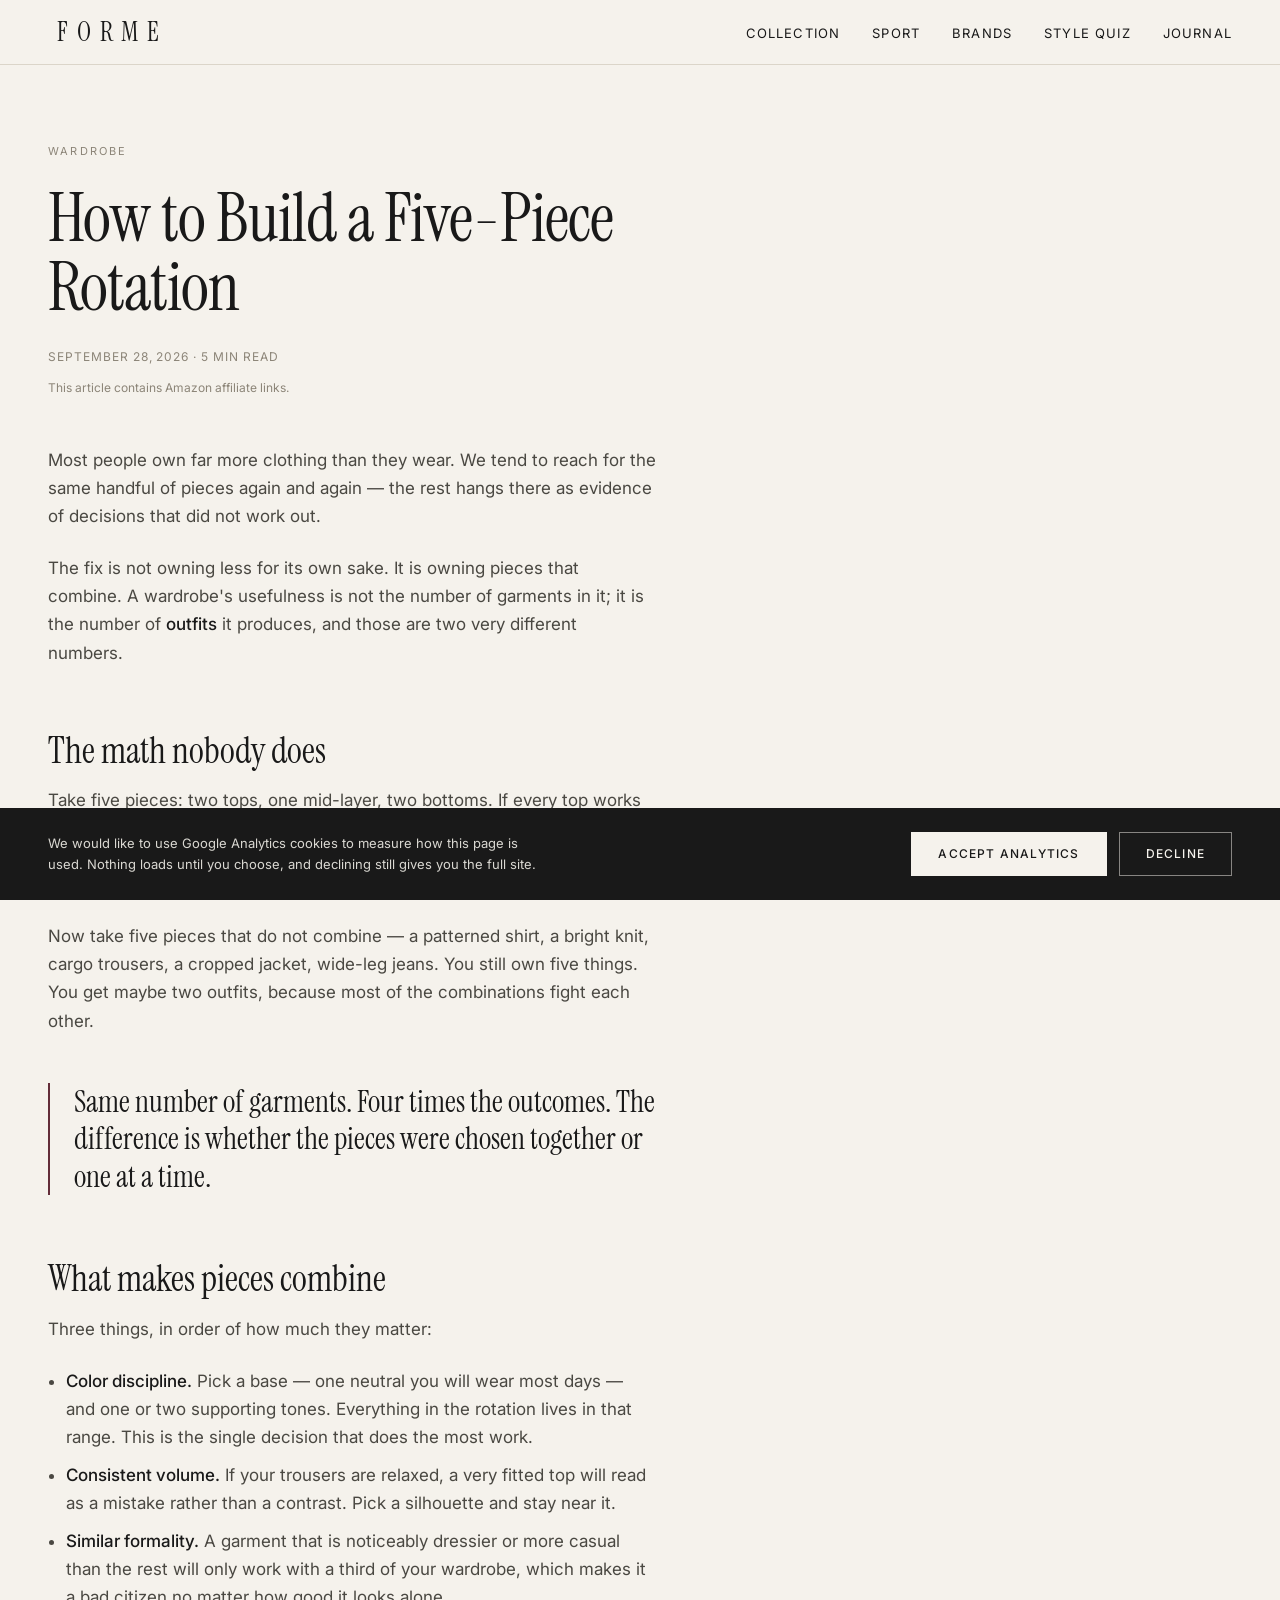
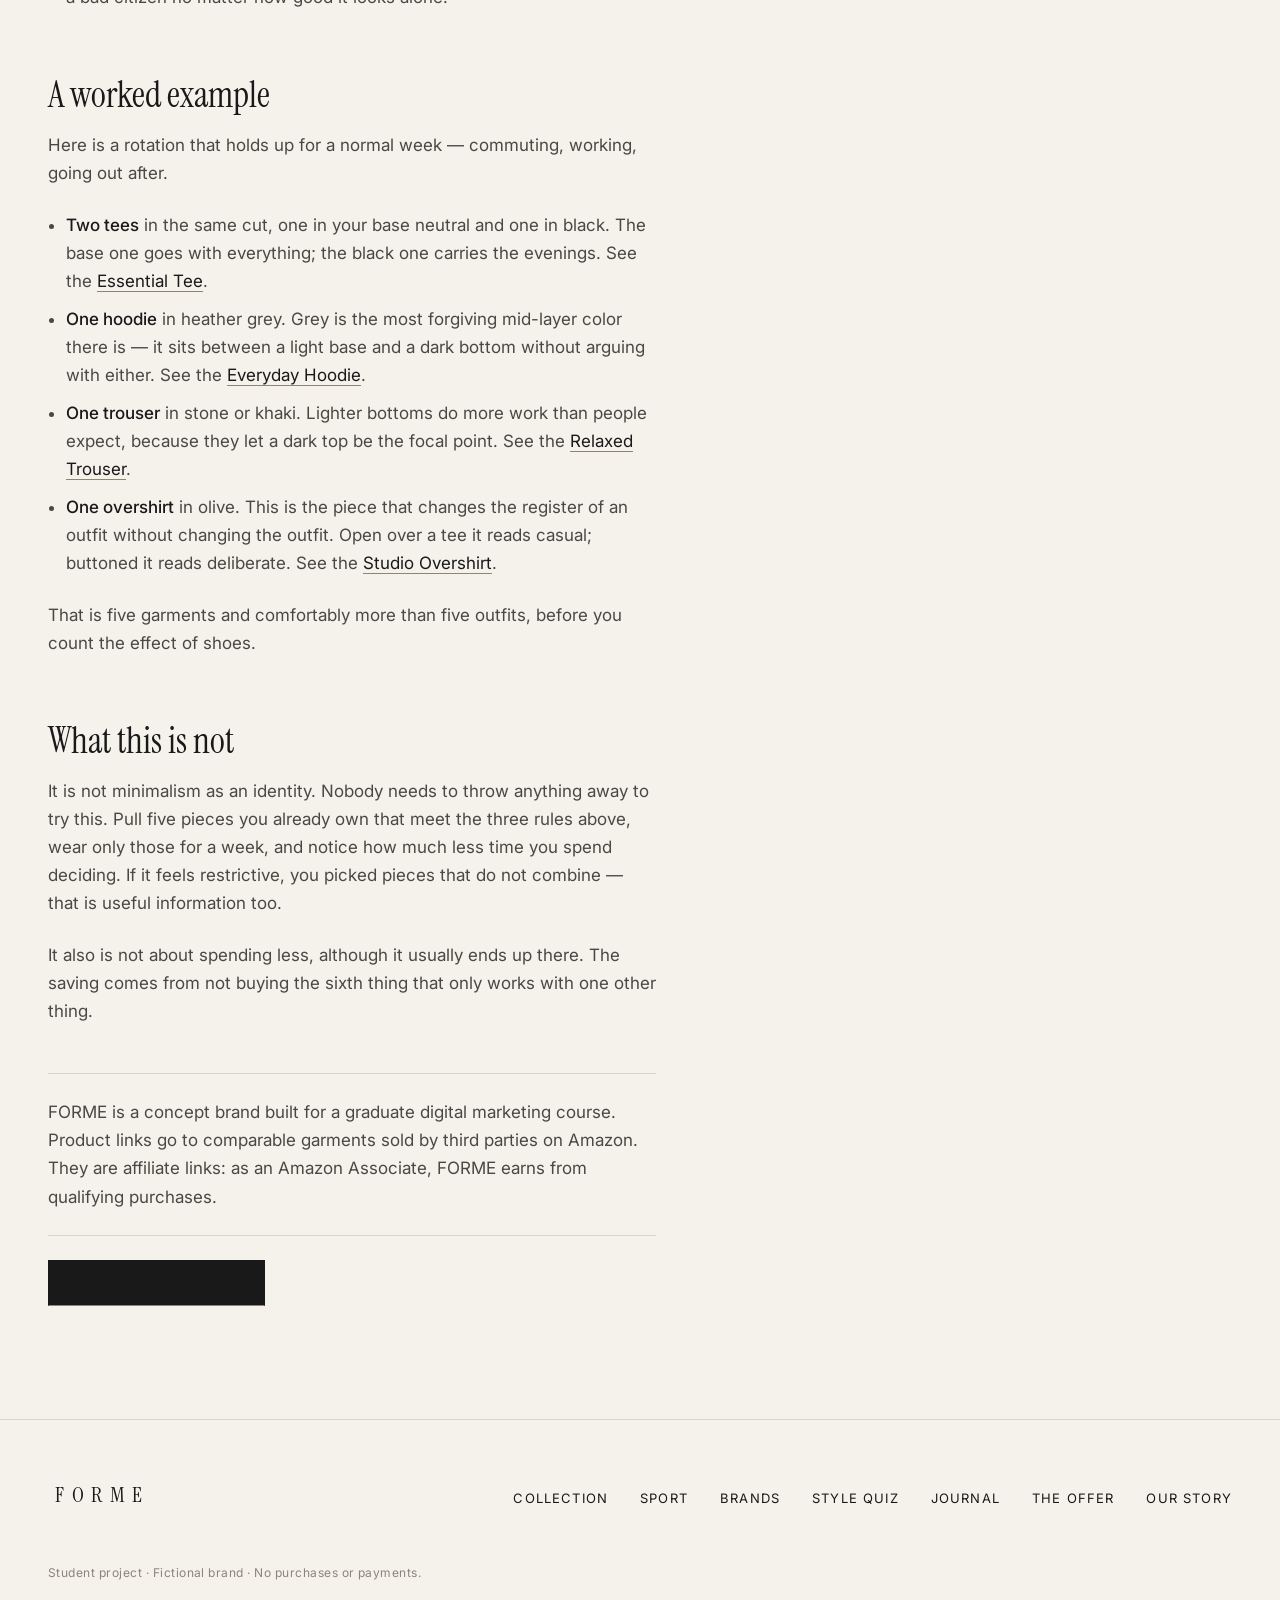
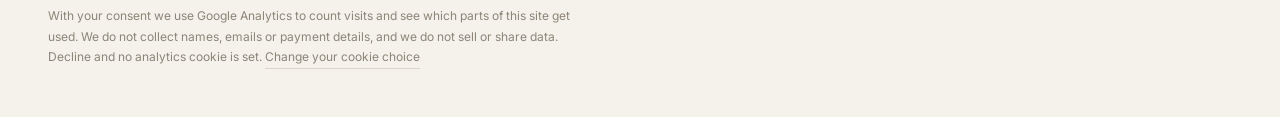
<file: journal/five-piece-rotation.html>
<!DOCTYPE html>
<html lang="en">
<head>
<meta charset="utf-8">
<meta name="viewport" content="width=device-width, initial-scale=1, viewport-fit=cover">
<title>How to Build a Five-Piece Rotation | FORME Journal</title>
<meta name="description" content="Five pieces can cover a full week without repeating an outfit. Here is the math behind a small wardrobe, and how to choose the pieces so they actually combine.">
<meta name="theme-color" content="#F5F2EC">
<meta name="google-adsense-account" content="ca-pub-1368713087096295">
<link rel="canonical" href="https://clothingforme.com/journal/five-piece-rotation.html">
<meta property="og:type" content="article">
<meta property="og:site_name" content="FORME">
<meta property="og:title" content="How to Build a Five-Piece Rotation">
<meta property="og:description" content="Five pieces can cover a full week without repeating an outfit. Here is the math behind a small wardrobe, and how to choose the pieces so they actually combine.">
<meta property="og:url" content="https://clothingforme.com/journal/five-piece-rotation.html">
<meta property="og:image" content="https://clothingforme.com/assets/og-cover.jpg">
<meta property="article:published_time" content="2026-09-28">
<meta name="twitter:card" content="summary_large_image">
<link rel="icon" href="../assets/favicon.svg" type="image/svg+xml">
<link rel="preconnect" href="https://fonts.googleapis.com">
<link rel="preconnect" href="https://fonts.gstatic.com" crossorigin>
<link rel="stylesheet" href="https://fonts.googleapis.com/css2?family=Instrument+Serif:ital@0;1&family=Inter:wght@400;500&display=swap">
<link rel="stylesheet" href="../assets/journal.css">
<script type="application/ld+json">
{"@context":"https://schema.org","@type":"Article","headline":"How to Build a Five-Piece Rotation",
"description":"Five pieces can cover a full week without repeating an outfit. Here is the math behind a small wardrobe, and how to choose the pieces so they actually combine.","datePublished":"2026-09-28",
"author":{"@type":"Organization","name":"FORME"},
"publisher":{"@type":"Organization","name":"FORME"},
"mainEntityOfPage":"https://clothingforme.com/journal/five-piece-rotation.html"}
</script>
</head>
<body data-slug="five-piece-rotation">
<a class="skip" href="#main">Skip to content</a>
<header class="header">
  <div class="wrap header__inner">
    <a class="wordmark" href="../index.html" aria-label="FORME — home">FORME</a>
    <nav aria-label="Primary">
      <ul class="nav__list">
        <li><a href="../index.html#collection">Collection</a></li>
        <li><a href="../sport.html">Sport</a></li>
        <li><a href="../index.html#brands">Brands</a></li>
        <li><a href="../style-quiz.html">Style Quiz</a></li>
        <li><a href="index.html">Journal</a></li>
      </ul>
    </nav>
  </div>
</header>
<main id="main">
  <article class="article wrap">
    <header class="article__head">
      <p class="eyebrow">Wardrobe</p>
      <h1>How to Build a Five-Piece Rotation</h1>
      <p class="article__meta">September 28, 2026 · 5 min read</p>
      <p class="article__disclosure">This article contains Amazon affiliate links.</p>
    </header>
    <div class="prose">
      
<p>Most people own far more clothing than they wear. We tend to reach for the same handful of pieces again and again — the rest hangs there as evidence of decisions that did not work out.</p>

<p>The fix is not owning less for its own sake. It is owning pieces that combine. A wardrobe's usefulness is not the number of garments in it; it is the number of <strong>outfits</strong> it produces, and those are two very different numbers.</p>

<h2>The math nobody does</h2>

<p>Take five pieces: two tops, one mid-layer, two bottoms. If every top works with every bottom, that is four outfits. Add the mid-layer over any of them and you have eight. Change the shoes and most people would not register it as the same outfit twice in a week.</p>

<p>Now take five pieces that do not combine — a patterned shirt, a bright knit, cargo trousers, a cropped jacket, wide-leg jeans. You still own five things. You get maybe two outfits, because most of the combinations fight each other.</p>

<div class="pullquote">Same number of garments. Four times the outcomes. The difference is whether the pieces were chosen together or one at a time.</div>

<h2>What makes pieces combine</h2>

<p>Three things, in order of how much they matter:</p>

<ul>
  <li><strong>Color discipline.</strong> Pick a base — one neutral you will wear most days — and one or two supporting tones. Everything in the rotation lives in that range. This is the single decision that does the most work.</li>
  <li><strong>Consistent volume.</strong> If your trousers are relaxed, a very fitted top will read as a mistake rather than a contrast. Pick a silhouette and stay near it.</li>
  <li><strong>Similar formality.</strong> A garment that is noticeably dressier or more casual than the rest will only work with a third of your wardrobe, which makes it a bad citizen no matter how good it looks alone.</li>
</ul>

<h2>A worked example</h2>

<p>Here is a rotation that holds up for a normal week — commuting, working, going out after.</p>

<ul>
  <li><strong>Two tees</strong> in the same cut, one in your base neutral and one in black. The base one goes with everything; the black one carries the evenings. See the <a href="https://amzn.to/4z4qsgq" target="_blank" rel="noopener noreferrer sponsored" data-event="outbound_product_click" data-source="journal" data-product="tee">Essential Tee</a>.</li>
  <li><strong>One hoodie</strong> in heather grey. Grey is the most forgiving mid-layer color there is — it sits between a light base and a dark bottom without arguing with either. See the <a href="https://amzn.to/4ixvUkX" target="_blank" rel="noopener noreferrer sponsored" data-event="outbound_product_click" data-source="journal" data-product="hoodie">Everyday Hoodie</a>.</li>
  <li><strong>One trouser</strong> in stone or khaki. Lighter bottoms do more work than people expect, because they let a dark top be the focal point. See the <a href="https://amzn.to/4sgqvmv" target="_blank" rel="noopener noreferrer sponsored" data-event="outbound_product_click" data-source="journal" data-product="trouser">Relaxed Trouser</a>.</li>
  <li><strong>One overshirt</strong> in olive. This is the piece that changes the register of an outfit without changing the outfit. Open over a tee it reads casual; buttoned it reads deliberate. See the <a href="https://amzn.to/3VIWTSR" target="_blank" rel="noopener noreferrer sponsored" data-event="outbound_product_click" data-source="journal" data-product="overshirt">Studio Overshirt</a>.</li>
</ul>

<p>That is five garments and comfortably more than five outfits, before you count the effect of shoes.</p>

<h2>What this is not</h2>

<p>It is not minimalism as an identity. Nobody needs to throw anything away to try this. Pull five pieces you already own that meet the three rules above, wear only those for a week, and notice how much less time you spend deciding. If it feels restrictive, you picked pieces that do not combine — that is useful information too.</p>

<p>It also is not about spending less, although it usually ends up there. The saving comes from not buying the sixth thing that only works with one other thing.</p>

      <div id="article-end"></div>
      <p class="shop-note">FORME is a concept brand built for a graduate digital marketing course.
        Product links go to comparable garments sold by third parties on Amazon. They are affiliate
        links: as an Amazon Associate, FORME earns from qualifying purchases.</p>
      <p><a class="btn btn--solid" href="../index.html#collection"
            data-event="collection_cta_click" data-source="journal_five-piece-rotation">See the Collection</a></p>
    </div>
  </article>
</main>
<footer class="footer">
  <div class="wrap">
    <div class="footer__grid">
      <a class="wordmark" href="../index.html" aria-label="FORME — home">FORME</a>
      <nav aria-label="Footer">
        <ul class="footer__nav">
          <li><a href="../index.html#collection">Collection</a></li>
          <li><a href="../sport.html">Sport</a></li>
          <li><a href="../index.html#brands">Brands</a></li>
          <li><a href="../style-quiz.html">Style Quiz</a></li>
          <li><a href="index.html">Journal</a></li>
          <li><a href="../index.html#offer">The Offer</a></li>
          <li><a href="../index.html#story">Our Story</a></li>
        </ul>
      </nav>
    </div>
    <p class="footer__legal">Student project · Fictional brand · No purchases or payments.</p>
    <p class="footer__privacy">
      With your consent we use Google Analytics to count visits and see which parts of this site get
      used. We do not collect names, emails or payment details, and we do not sell or share data.
      Decline and no analytics cookie is set.
      <button type="button" id="consent-reopen">Change your cookie choice</button>
    </p>
  </div>
</footer>
<aside class="consent" id="consent" role="region" aria-label="Cookie choice" hidden>
  <div class="consent__inner">
    <p>We would like to use Google Analytics cookies to measure how this page is used. Nothing loads
      until you choose, and declining still gives you the full site.</p>
    <div class="consent__actions">
      <button class="btn btn--accept" type="button" id="consent-accept">Accept analytics</button>
      <button class="btn btn--decline" type="button" id="consent-decline">Decline</button>
    </div>
  </div>
</aside>
<script src="../assets/forme.js"></script>
</body>
</html>
</file>
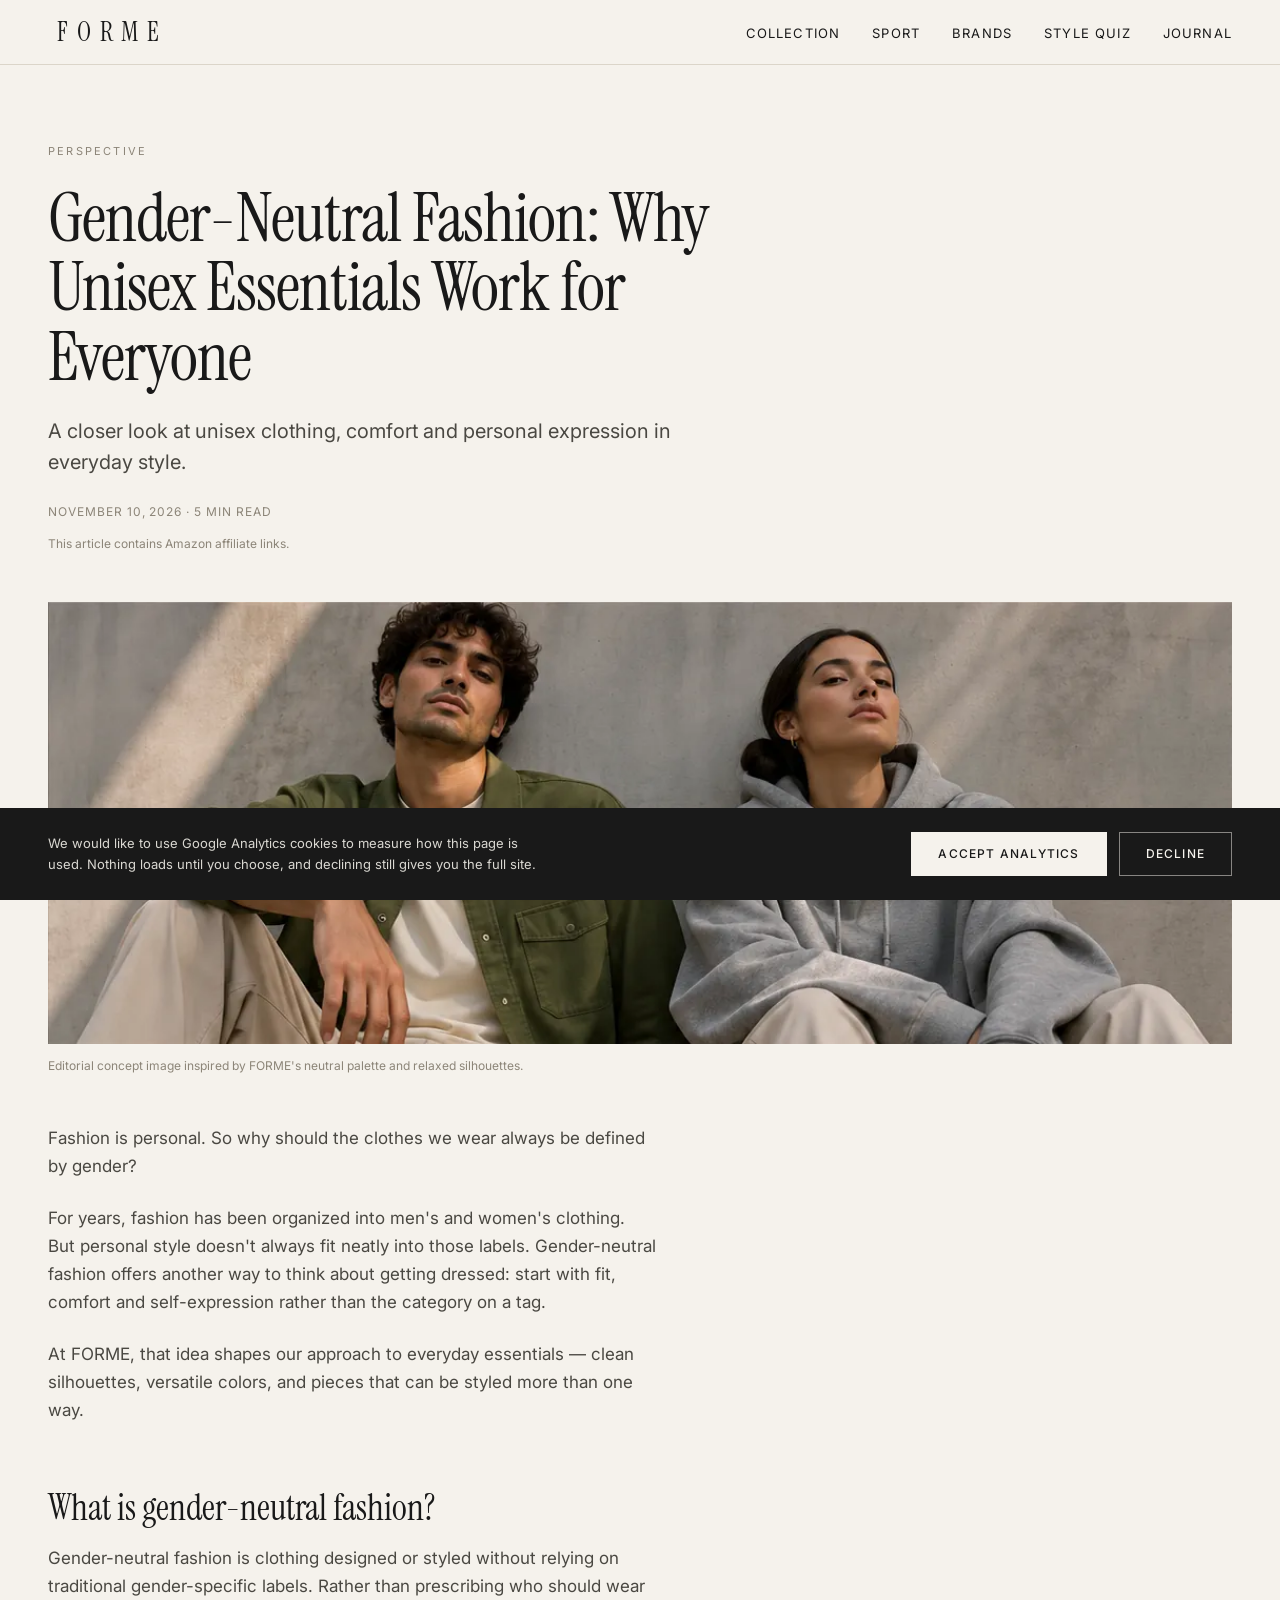
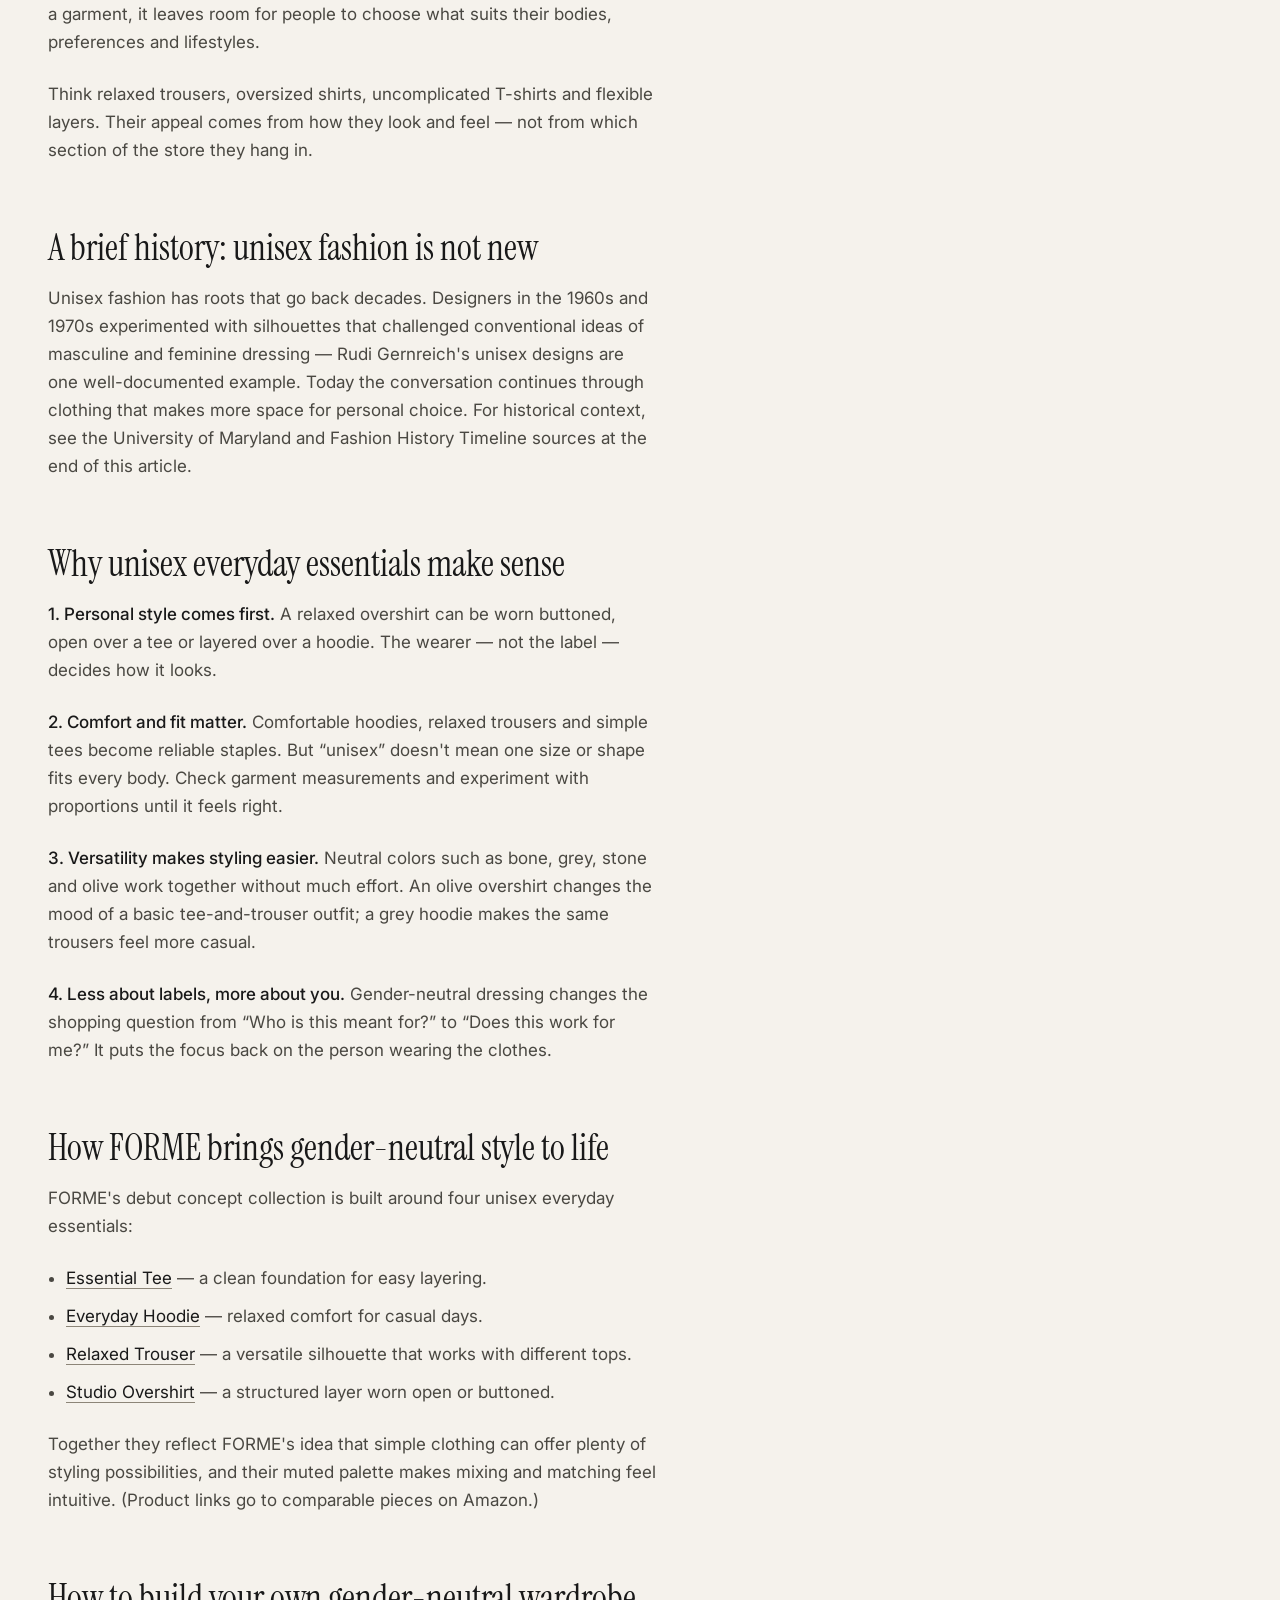
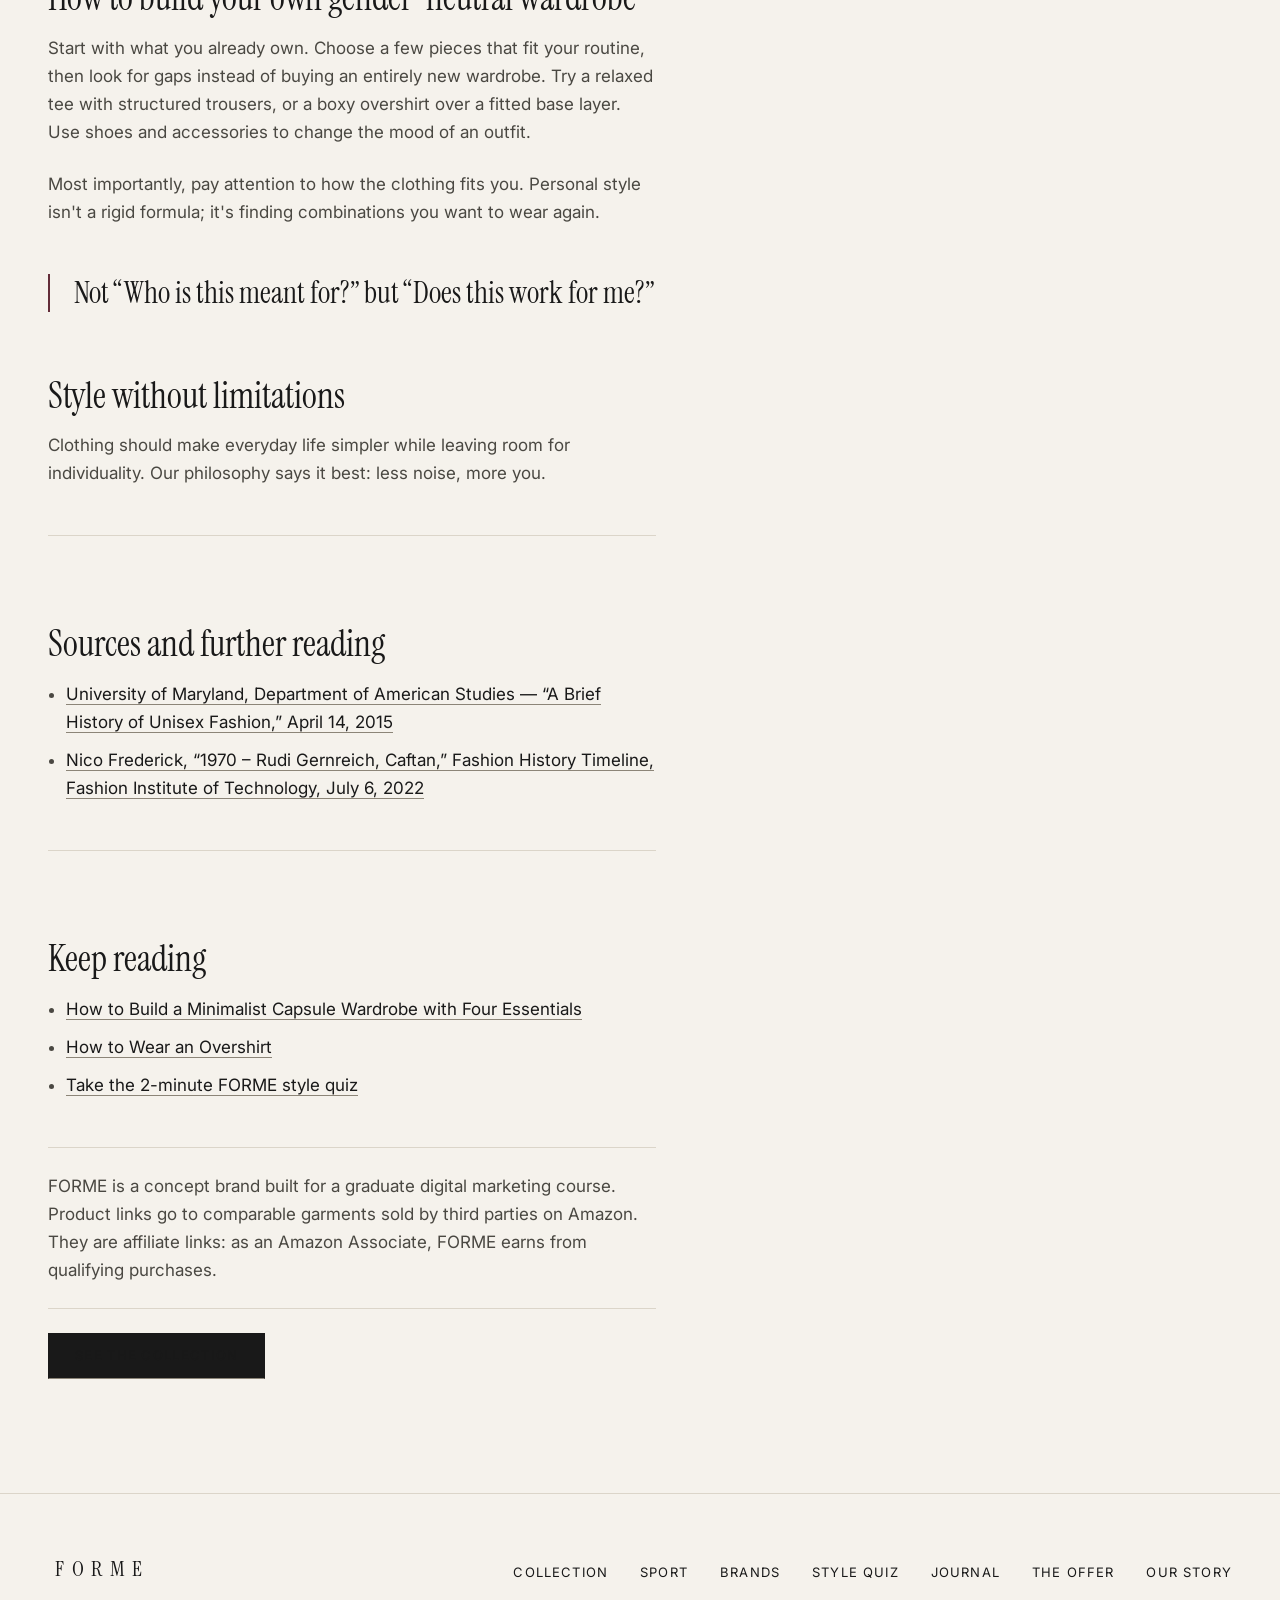
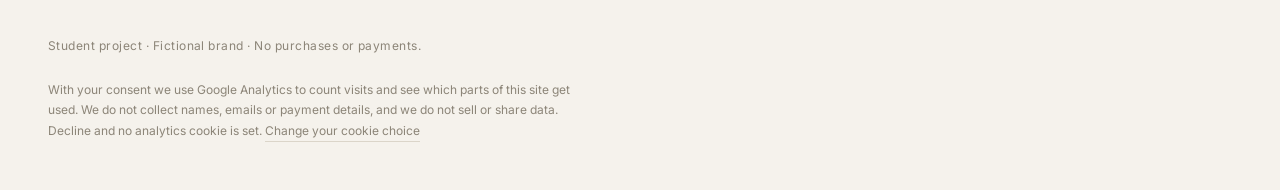
<file: journal/gender-neutral-fashion.html>
<!DOCTYPE html>
<html lang="en">
<head>
<meta charset="utf-8">
<meta name="viewport" content="width=device-width, initial-scale=1, viewport-fit=cover">
<title>Gender-Neutral Fashion: Why Unisex Essentials Work for Everyone | FORME Journal</title>
<meta name="description" content="What gender-neutral fashion means, where unisex dressing comes from, and how to build an everyday wardrobe around fit, comfort and self-expression instead of labels.">
<meta name="theme-color" content="#F5F2EC">
<meta name="google-adsense-account" content="ca-pub-1368713087096295">
<link rel="canonical" href="https://clothingforme.com/journal/gender-neutral-fashion.html">
<meta property="og:type" content="article">
<meta property="og:site_name" content="FORME">
<meta property="og:title" content="Gender-Neutral Fashion: Why Unisex Essentials Work for Everyone">
<meta property="og:description" content="What gender-neutral fashion means, where unisex dressing comes from, and how to build an everyday wardrobe around fit, comfort and self-expression instead of labels.">
<meta property="og:url" content="https://clothingforme.com/journal/gender-neutral-fashion.html">
<meta property="og:image" content="https://clothingforme.com/assets/journal/og-gender-neutral.jpg">
<meta property="og:image:width" content="1200">
<meta property="og:image:height" content="630">
<meta property="article:published_time" content="2026-11-10">
<meta name="twitter:card" content="summary_large_image">
<link rel="icon" href="../assets/favicon.svg" type="image/svg+xml">
<link rel="preload" as="image" href="../assets/journal/gender-neutral-hero.webp" type="image/webp">
<link rel="preconnect" href="https://fonts.googleapis.com">
<link rel="preconnect" href="https://fonts.gstatic.com" crossorigin>
<link rel="stylesheet" href="https://fonts.googleapis.com/css2?family=Instrument+Serif:ital@0;1&family=Inter:wght@400;500&display=swap">
<link rel="stylesheet" href="../assets/journal.css">
<script type="application/ld+json">
{"@context":"https://schema.org","@type":"Article","headline":"Gender-Neutral Fashion: Why Unisex Essentials Work for Everyone",
"description":"What gender-neutral fashion means, where unisex dressing comes from, and how to build an everyday wardrobe around fit, comfort and self-expression instead of labels.","datePublished":"2026-11-10","dateModified":"2026-11-10",
"image":"https://clothingforme.com/assets/journal/gender-neutral-hero.webp",
"author":{"@type":"Organization","name":"FORME"},
"publisher":{"@type":"Organization","name":"FORME"},
"mainEntityOfPage":"https://clothingforme.com/journal/gender-neutral-fashion.html"}
</script>
</head>
<body data-slug="gender-neutral-fashion">
<a class="skip" href="#main">Skip to content</a>
<header class="header">
  <div class="wrap header__inner">
    <a class="wordmark" href="../index.html" aria-label="FORME — home">FORME</a>
    <nav aria-label="Primary">
      <ul class="nav__list">
        <li><a href="../index.html#collection">Collection</a></li>
        <li><a href="../sport.html">Sport</a></li>
        <li><a href="../index.html#brands">Brands</a></li>
        <li><a href="../style-quiz.html">Style Quiz</a></li>
        <li><a href="index.html">Journal</a></li>
      </ul>
    </nav>
  </div>
</header>
<main id="main">
  <article class="article wrap">
    <header class="article__head">
      <p class="eyebrow">Perspective</p>
      <h1>Gender-Neutral Fashion: Why Unisex Essentials Work for Everyone</h1>
      <p class="article__dek">A closer look at unisex clothing, comfort and personal expression in everyday style.</p>
      <p class="article__meta">November 10, 2026 · 5 min read</p>
      <p class="article__disclosure">This article contains Amazon affiliate links.</p>
    </header>
    <figure class="article__hero">
      <img src="../assets/journal/gender-neutral-hero.webp" width="1124" height="420" fetchpriority="high" decoding="async"
           alt="Two people sitting against a concrete wall in soft light: one in an olive overshirt over a bone tee and stone trousers, the other in a heather grey hoodie.">
      <figcaption>Editorial concept image inspired by FORME's neutral palette and relaxed silhouettes.</figcaption>
    </figure>
    <div class="prose">

<p>Fashion is personal. So why should the clothes we wear always be defined by gender?</p>

<p>For years, fashion has been organized into men's and women's clothing. But personal style doesn't always fit neatly into those labels. Gender-neutral fashion offers another way to think about getting dressed: start with fit, comfort and self-expression rather than the category on a tag.</p>

<p>At FORME, that idea shapes our approach to everyday essentials — clean silhouettes, versatile colors, and pieces that can be styled more than one way.</p>

<h2>What is gender-neutral fashion?</h2>

<p>Gender-neutral fashion is clothing designed or styled without relying on traditional gender-specific labels. Rather than prescribing who should wear a garment, it leaves room for people to choose what suits their bodies, preferences and lifestyles.</p>

<p>Think relaxed trousers, oversized shirts, uncomplicated T-shirts and flexible layers. Their appeal comes from how they look and feel — not from which section of the store they hang in.</p>

<h2>A brief history: unisex fashion is not new</h2>

<p>Unisex fashion has roots that go back decades. Designers in the 1960s and 1970s experimented with silhouettes that challenged conventional ideas of masculine and feminine dressing — Rudi Gernreich's unisex designs are one well-documented example. Today the conversation continues through clothing that makes more space for personal choice. For historical context, see the University of Maryland and Fashion History Timeline sources at the end of this article.</p>

<h2>Why unisex everyday essentials make sense</h2>

<p><strong>1. Personal style comes first.</strong> A relaxed overshirt can be worn buttoned, open over a tee or layered over a hoodie. The wearer — not the label — decides how it looks.</p>

<p><strong>2. Comfort and fit matter.</strong> Comfortable hoodies, relaxed trousers and simple tees become reliable staples. But “unisex” doesn't mean one size or shape fits every body. Check garment measurements and experiment with proportions until it feels right.</p>

<p><strong>3. Versatility makes styling easier.</strong> Neutral colors such as bone, grey, stone and olive work together without much effort. An olive overshirt changes the mood of a basic tee-and-trouser outfit; a grey hoodie makes the same trousers feel more casual.</p>

<p><strong>4. Less about labels, more about you.</strong> Gender-neutral dressing changes the shopping question from “Who is this meant for?” to “Does this work for me?” It puts the focus back on the person wearing the clothes.</p>

<h2>How FORME brings gender-neutral style to life</h2>

<p>FORME's debut concept collection is built around four unisex everyday essentials:</p>

<ul>
  <li><a href="https://amzn.to/4z4qsgq" target="_blank" rel="noopener noreferrer sponsored" data-event="outbound_product_click" data-source="journal" data-product="tee">Essential Tee</a> — a clean foundation for easy layering.</li>
  <li><a href="https://amzn.to/4ixvUkX" target="_blank" rel="noopener noreferrer sponsored" data-event="outbound_product_click" data-source="journal" data-product="hoodie">Everyday Hoodie</a> — relaxed comfort for casual days.</li>
  <li><a href="https://amzn.to/4sgqvmv" target="_blank" rel="noopener noreferrer sponsored" data-event="outbound_product_click" data-source="journal" data-product="trouser">Relaxed Trouser</a> — a versatile silhouette that works with different tops.</li>
  <li><a href="https://amzn.to/3VIWTSR" target="_blank" rel="noopener noreferrer sponsored" data-event="outbound_product_click" data-source="journal" data-product="overshirt">Studio Overshirt</a> — a structured layer worn open or buttoned.</li>
</ul>

<p>Together they reflect FORME's idea that simple clothing can offer plenty of styling possibilities, and their muted palette makes mixing and matching feel intuitive. (Product links go to comparable pieces on Amazon.)</p>

<h2>How to build your own gender-neutral wardrobe</h2>

<p>Start with what you already own. Choose a few pieces that fit your routine, then look for gaps instead of buying an entirely new wardrobe. Try a relaxed tee with structured trousers, or a boxy overshirt over a fitted base layer. Use shoes and accessories to change the mood of an outfit.</p>

<p>Most importantly, pay attention to how the clothing fits you. Personal style isn't a rigid formula; it's finding combinations you want to wear again.</p>

<div class="pullquote">Not “Who is this meant for?” but “Does this work for me?”</div>

<h2>Style without limitations</h2>

<p>Clothing should make everyday life simpler while leaving room for individuality. Our philosophy says it best: less noise, more you.</p>

      <div id="article-end"></div>
      <div class="sources"><h2>Sources and further reading</h2><ul><li><a href="https://amst.umd.edu/news/brief-history-unisex-fashion" target="_blank" rel="noopener noreferrer">University of Maryland, Department of American Studies — “A Brief History of Unisex Fashion,” April 14, 2015</a></li><li><a href="https://fashionhistory.fitnyc.edu/1970-rudi-gernreich-caftan/" target="_blank" rel="noopener noreferrer">Nico Frederick, “1970 – Rudi Gernreich, Caftan,” Fashion History Timeline, Fashion Institute of Technology, July 6, 2022</a></li></ul></div>
      <div class="related">
        <h2>Keep reading</h2>
        <ul><li><a href="capsule-wardrobe-four-essentials.html">How to Build a Minimalist Capsule Wardrobe with Four Essentials</a></li><li><a href="how-to-wear-an-overshirt.html">How to Wear an Overshirt</a></li><li><a href="../style-quiz.html" data-event="quiz_cta_click" data-source="journal_gender-neutral-fashion">Take the 2-minute FORME style quiz</a></li></ul>
      </div>
      <p class="shop-note">FORME is a concept brand built for a graduate digital marketing course.
        Product links go to comparable garments sold by third parties on Amazon. They are affiliate
        links: as an Amazon Associate, FORME earns from qualifying purchases.</p>
      <p><a class="btn btn--solid" href="../index.html#collection"
            data-event="collection_cta_click" data-source="journal_gender-neutral-fashion">See the Collection</a></p>
    </div>
  </article>
</main>
<footer class="footer">
  <div class="wrap">
    <div class="footer__grid">
      <a class="wordmark" href="../index.html" aria-label="FORME — home">FORME</a>
      <nav aria-label="Footer">
        <ul class="footer__nav">
          <li><a href="../index.html#collection">Collection</a></li>
          <li><a href="../sport.html">Sport</a></li>
          <li><a href="../index.html#brands">Brands</a></li>
          <li><a href="../style-quiz.html">Style Quiz</a></li>
          <li><a href="index.html">Journal</a></li>
          <li><a href="../index.html#offer">The Offer</a></li>
          <li><a href="../index.html#story">Our Story</a></li>
        </ul>
      </nav>
    </div>
    <p class="footer__legal">Student project · Fictional brand · No purchases or payments.</p>
    <p class="footer__privacy">
      With your consent we use Google Analytics to count visits and see which parts of this site get
      used. We do not collect names, emails or payment details, and we do not sell or share data.
      Decline and no analytics cookie is set.
      <button type="button" id="consent-reopen">Change your cookie choice</button>
    </p>
  </div>
</footer>
<aside class="consent" id="consent" role="region" aria-label="Cookie choice" hidden>
  <div class="consent__inner">
    <p>We would like to use Google Analytics cookies to measure how this page is used. Nothing loads
      until you choose, and declining still gives you the full site.</p>
    <div class="consent__actions">
      <button class="btn btn--accept" type="button" id="consent-accept">Accept analytics</button>
      <button class="btn btn--decline" type="button" id="consent-decline">Decline</button>
    </div>
  </div>
</aside>
<script src="../assets/forme.js"></script>
</body>
</html>
</file>
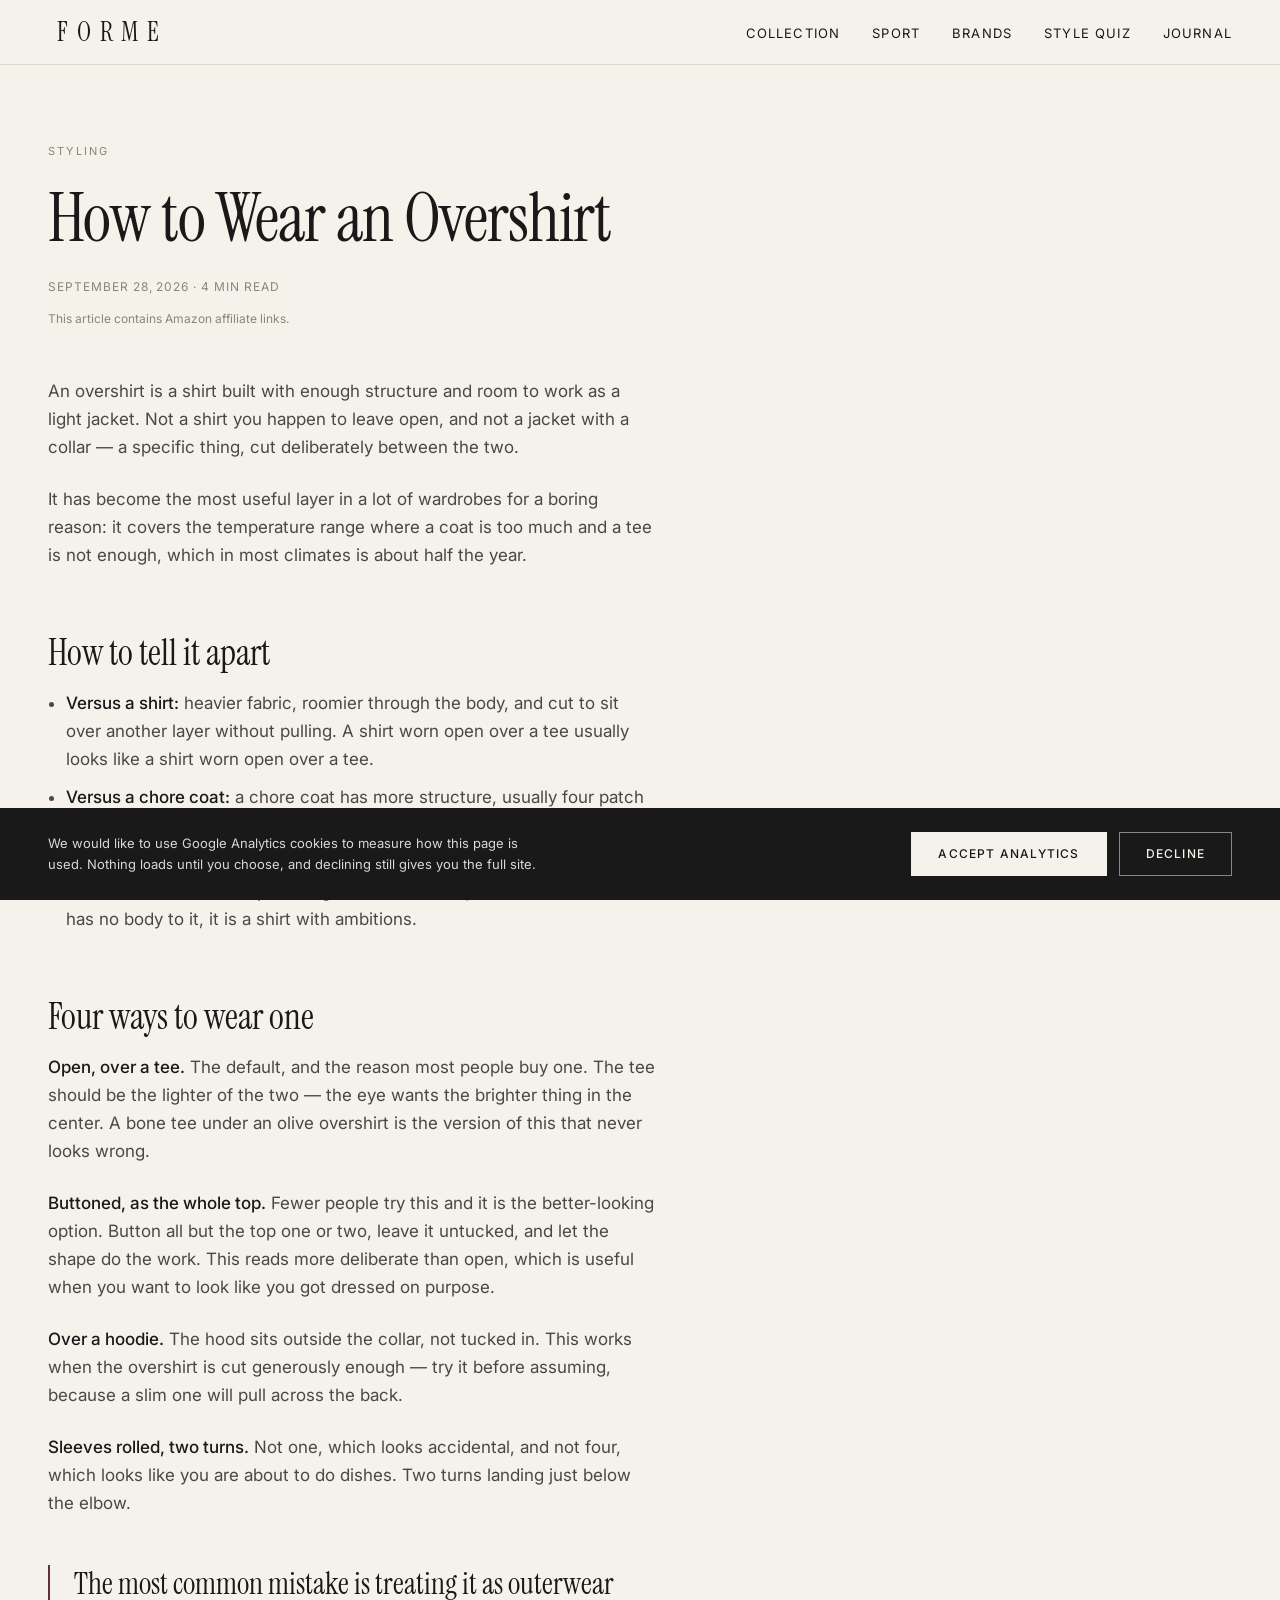
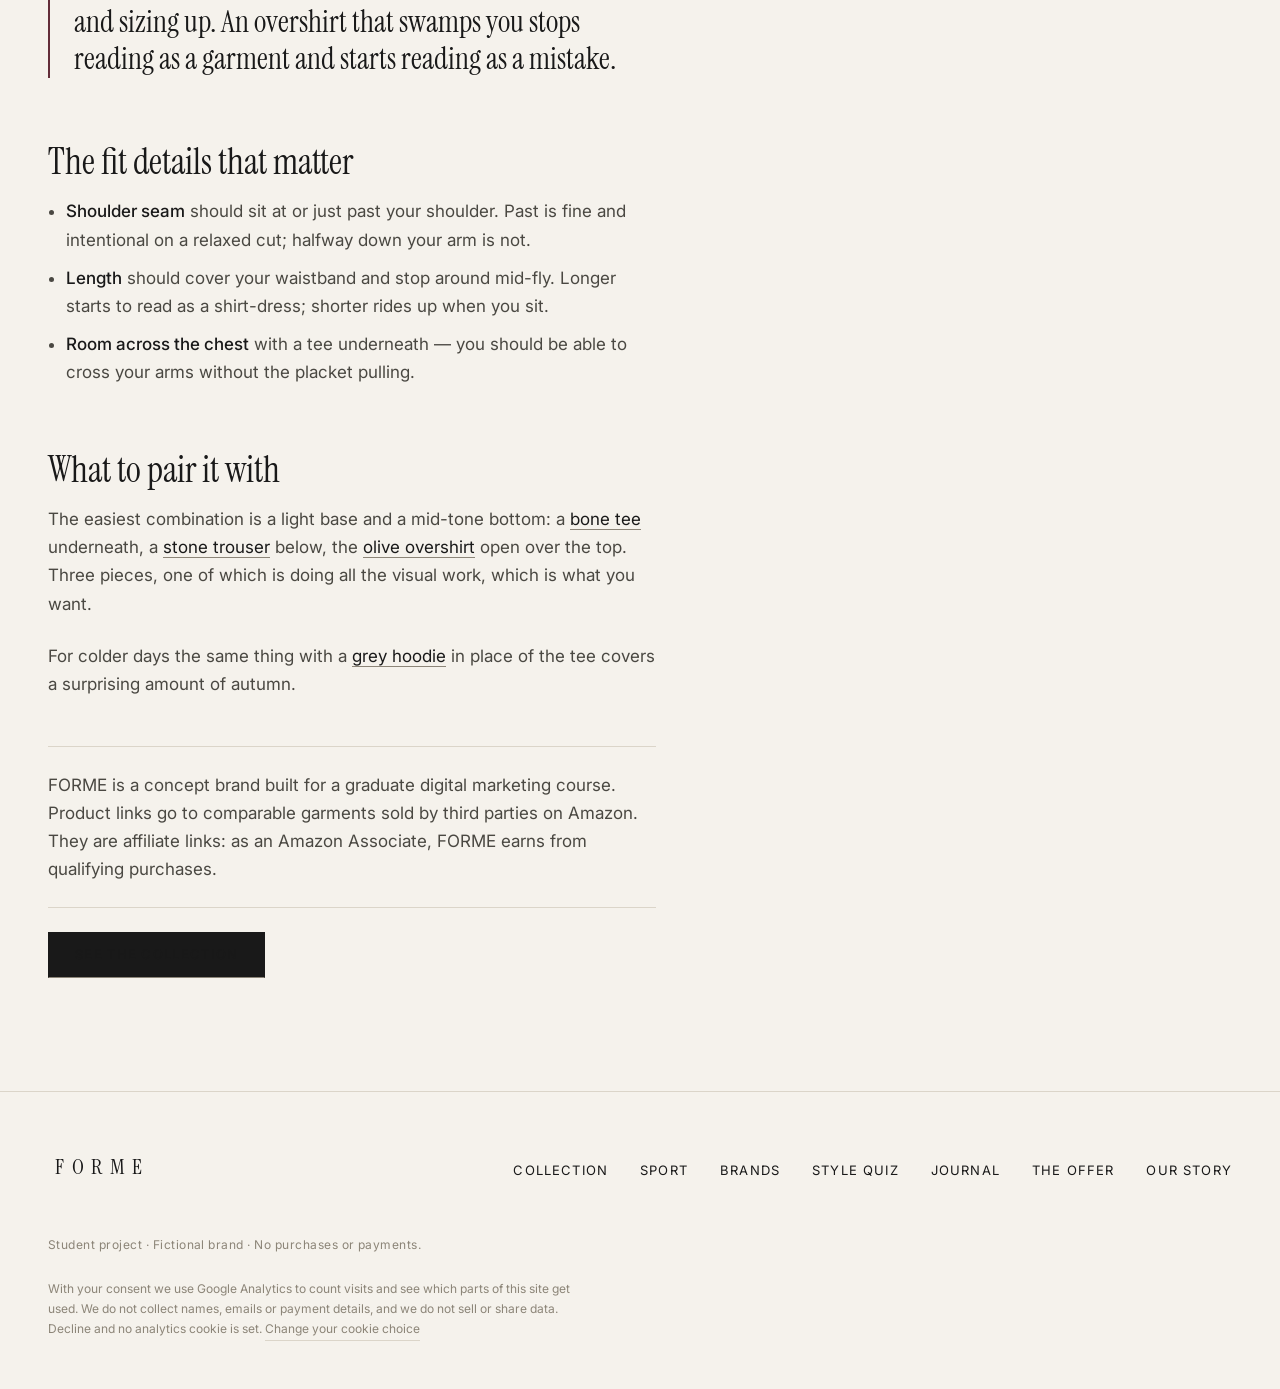
<file: journal/how-to-wear-an-overshirt.html>
<!DOCTYPE html>
<html lang="en">
<head>
<meta charset="utf-8">
<meta name="viewport" content="width=device-width, initial-scale=1, viewport-fit=cover">
<title>How to Wear an Overshirt | FORME Journal</title>
<meta name="description" content="An overshirt is a shirt cut to be worn as a jacket. Four ways to wear one, the fit details that decide whether it works, and how it differs from a shirt or a chore coat.">
<meta name="theme-color" content="#F5F2EC">
<meta name="google-adsense-account" content="ca-pub-1368713087096295">
<link rel="canonical" href="https://clothingforme.com/journal/how-to-wear-an-overshirt.html">
<meta property="og:type" content="article">
<meta property="og:site_name" content="FORME">
<meta property="og:title" content="How to Wear an Overshirt">
<meta property="og:description" content="An overshirt is a shirt cut to be worn as a jacket. Four ways to wear one, the fit details that decide whether it works, and how it differs from a shirt or a chore coat.">
<meta property="og:url" content="https://clothingforme.com/journal/how-to-wear-an-overshirt.html">
<meta property="og:image" content="https://clothingforme.com/assets/og-cover.jpg">
<meta property="article:published_time" content="2026-09-28">
<meta name="twitter:card" content="summary_large_image">
<link rel="icon" href="../assets/favicon.svg" type="image/svg+xml">
<link rel="preconnect" href="https://fonts.googleapis.com">
<link rel="preconnect" href="https://fonts.gstatic.com" crossorigin>
<link rel="stylesheet" href="https://fonts.googleapis.com/css2?family=Instrument+Serif:ital@0;1&family=Inter:wght@400;500&display=swap">
<link rel="stylesheet" href="../assets/journal.css">
<script type="application/ld+json">
{"@context":"https://schema.org","@type":"Article","headline":"How to Wear an Overshirt",
"description":"An overshirt is a shirt cut to be worn as a jacket. Four ways to wear one, the fit details that decide whether it works, and how it differs from a shirt or a chore coat.","datePublished":"2026-09-28",
"author":{"@type":"Organization","name":"FORME"},
"publisher":{"@type":"Organization","name":"FORME"},
"mainEntityOfPage":"https://clothingforme.com/journal/how-to-wear-an-overshirt.html"}
</script>
</head>
<body data-slug="how-to-wear-an-overshirt">
<a class="skip" href="#main">Skip to content</a>
<header class="header">
  <div class="wrap header__inner">
    <a class="wordmark" href="../index.html" aria-label="FORME — home">FORME</a>
    <nav aria-label="Primary">
      <ul class="nav__list">
        <li><a href="../index.html#collection">Collection</a></li>
        <li><a href="../sport.html">Sport</a></li>
        <li><a href="../index.html#brands">Brands</a></li>
        <li><a href="../style-quiz.html">Style Quiz</a></li>
        <li><a href="index.html">Journal</a></li>
      </ul>
    </nav>
  </div>
</header>
<main id="main">
  <article class="article wrap">
    <header class="article__head">
      <p class="eyebrow">Styling</p>
      <h1>How to Wear an Overshirt</h1>
      <p class="article__meta">September 28, 2026 · 4 min read</p>
      <p class="article__disclosure">This article contains Amazon affiliate links.</p>
    </header>
    <div class="prose">
      
<p>An overshirt is a shirt built with enough structure and room to work as a light jacket. Not a shirt you happen to leave open, and not a jacket with a collar — a specific thing, cut deliberately between the two.</p>

<p>It has become the most useful layer in a lot of wardrobes for a boring reason: it covers the temperature range where a coat is too much and a tee is not enough, which in most climates is about half the year.</p>

<h2>How to tell it apart</h2>

<ul>
  <li><strong>Versus a shirt:</strong> heavier fabric, roomier through the body, and cut to sit over another layer without pulling. A shirt worn open over a tee usually looks like a shirt worn open over a tee.</li>
  <li><strong>Versus a chore coat:</strong> a chore coat has more structure, usually four patch pockets, and a squarer shape. An overshirt keeps a shirt collar and shirt cuffs.</li>
  <li><strong>Versus an overshirt-shaped thing:</strong> if it has no cuff placket and the fabric has no body to it, it is a shirt with ambitions.</li>
</ul>

<h2>Four ways to wear one</h2>

<p><strong>Open, over a tee.</strong> The default, and the reason most people buy one. The tee should be the lighter of the two — the eye wants the brighter thing in the center. A bone tee under an olive overshirt is the version of this that never looks wrong.</p>

<p><strong>Buttoned, as the whole top.</strong> Fewer people try this and it is the better-looking option. Button all but the top one or two, leave it untucked, and let the shape do the work. This reads more deliberate than open, which is useful when you want to look like you got dressed on purpose.</p>

<p><strong>Over a hoodie.</strong> The hood sits outside the collar, not tucked in. This works when the overshirt is cut generously enough — try it before assuming, because a slim one will pull across the back.</p>

<p><strong>Sleeves rolled, two turns.</strong> Not one, which looks accidental, and not four, which looks like you are about to do dishes. Two turns landing just below the elbow.</p>

<div class="pullquote">The most common mistake is treating it as outerwear and sizing up. An overshirt that swamps you stops reading as a garment and starts reading as a mistake.</div>

<h2>The fit details that matter</h2>

<ul>
  <li><strong>Shoulder seam</strong> should sit at or just past your shoulder. Past is fine and intentional on a relaxed cut; halfway down your arm is not.</li>
  <li><strong>Length</strong> should cover your waistband and stop around mid-fly. Longer starts to read as a shirt-dress; shorter rides up when you sit.</li>
  <li><strong>Room across the chest</strong> with a tee underneath — you should be able to cross your arms without the placket pulling.</li>
</ul>

<h2>What to pair it with</h2>

<p>The easiest combination is a light base and a mid-tone bottom: a <a href="https://amzn.to/4z4qsgq" target="_blank" rel="noopener noreferrer sponsored" data-event="outbound_product_click" data-source="journal" data-product="tee">bone tee</a> underneath, a <a href="https://amzn.to/4sgqvmv" target="_blank" rel="noopener noreferrer sponsored" data-event="outbound_product_click" data-source="journal" data-product="trouser">stone trouser</a> below, the <a href="https://amzn.to/3VIWTSR" target="_blank" rel="noopener noreferrer sponsored" data-event="outbound_product_click" data-source="journal" data-product="overshirt">olive overshirt</a> open over the top. Three pieces, one of which is doing all the visual work, which is what you want.</p>

<p>For colder days the same thing with a <a href="https://amzn.to/4ixvUkX" target="_blank" rel="noopener noreferrer sponsored" data-event="outbound_product_click" data-source="journal" data-product="hoodie">grey hoodie</a> in place of the tee covers a surprising amount of autumn.</p>

      <div id="article-end"></div>
      <p class="shop-note">FORME is a concept brand built for a graduate digital marketing course.
        Product links go to comparable garments sold by third parties on Amazon. They are affiliate
        links: as an Amazon Associate, FORME earns from qualifying purchases.</p>
      <p><a class="btn btn--solid" href="../index.html#collection"
            data-event="collection_cta_click" data-source="journal_how-to-wear-an-overshirt">See the Collection</a></p>
    </div>
  </article>
</main>
<footer class="footer">
  <div class="wrap">
    <div class="footer__grid">
      <a class="wordmark" href="../index.html" aria-label="FORME — home">FORME</a>
      <nav aria-label="Footer">
        <ul class="footer__nav">
          <li><a href="../index.html#collection">Collection</a></li>
          <li><a href="../sport.html">Sport</a></li>
          <li><a href="../index.html#brands">Brands</a></li>
          <li><a href="../style-quiz.html">Style Quiz</a></li>
          <li><a href="index.html">Journal</a></li>
          <li><a href="../index.html#offer">The Offer</a></li>
          <li><a href="../index.html#story">Our Story</a></li>
        </ul>
      </nav>
    </div>
    <p class="footer__legal">Student project · Fictional brand · No purchases or payments.</p>
    <p class="footer__privacy">
      With your consent we use Google Analytics to count visits and see which parts of this site get
      used. We do not collect names, emails or payment details, and we do not sell or share data.
      Decline and no analytics cookie is set.
      <button type="button" id="consent-reopen">Change your cookie choice</button>
    </p>
  </div>
</footer>
<aside class="consent" id="consent" role="region" aria-label="Cookie choice" hidden>
  <div class="consent__inner">
    <p>We would like to use Google Analytics cookies to measure how this page is used. Nothing loads
      until you choose, and declining still gives you the full site.</p>
    <div class="consent__actions">
      <button class="btn btn--accept" type="button" id="consent-accept">Accept analytics</button>
      <button class="btn btn--decline" type="button" id="consent-decline">Decline</button>
    </div>
  </div>
</aside>
<script src="../assets/forme.js"></script>
</body>
</html>
</file>
<file: assets/journal.css>
/* FORME — shared styles for Journal pages. Same tokens as the homepage. */
:root{
  --ivory:#F5F2EC; --ivory-2:#EFEAE1; --ink:#191919; --ink-70:#4A4842;
  --stone:#8C8578; --line:#DBD5C9; --burgundy:#632D39; --burgundy-ink:#F7F3EC;
  --font-display:"Instrument Serif","Iowan Old Style","Palatino Linotype",Palatino,Georgia,serif;
  --font-sans:"Inter",system-ui,-apple-system,"Segoe UI",Helvetica,Arial,sans-serif;
  --s-2:12px; --s-3:16px; --s-4:24px; --s-5:32px; --s-6:48px; --s-7:64px;
  --maxw:1280px; --gutter:clamp(20px,4.5vw,48px); --header-h:64px;
}
*,*::before,*::after{box-sizing:border-box}
html{-webkit-text-size-adjust:100%;scroll-behavior:smooth;scroll-padding-top:calc(var(--header-h) + 24px)}
body{margin:0;background:var(--ivory);color:var(--ink);font-family:var(--font-sans);
  font-size:16px;line-height:1.65;-webkit-font-smoothing:antialiased;overflow-x:hidden}
img{max-width:100%;height:auto;display:block}
a{color:inherit}
h1,h2,h3{margin:0;font-weight:400}
p{margin:0}
ul,ol{margin:0;padding:0}
button{font:inherit;color:inherit}
:focus-visible{outline:2px solid var(--burgundy);outline-offset:3px}

.wrap{max-width:var(--maxw);margin-inline:auto;padding-inline:var(--gutter)}
.sr-only{position:absolute;width:1px;height:1px;padding:0;margin:-1px;overflow:hidden;
  clip:rect(0 0 0 0);clip-path:inset(50%);white-space:nowrap;border:0}
.skip{position:absolute;left:var(--s-3);top:-64px;z-index:100;background:var(--ink);
  color:var(--ivory);padding:12px 18px;font-size:14px;transition:top .15s ease}
.skip:focus{top:12px}

.header{position:sticky;top:0;z-index:50;background:var(--ivory);border-bottom:1px solid var(--line)}
.header__inner{display:flex;align-items:center;justify-content:space-between;gap:var(--s-4);
  min-height:var(--header-h);flex-wrap:wrap;padding-block:10px}
.wordmark{font-family:var(--font-display);font-size:26px;letter-spacing:.34em;
  text-decoration:none;line-height:1;padding-left:.34em}
.nav__list{display:flex;flex-wrap:wrap;gap:var(--s-3) var(--s-5);list-style:none}
.nav__list a{text-decoration:none;font-size:13px;letter-spacing:.09em;text-transform:uppercase;
  padding:6px 0;border-bottom:1px solid transparent}
.nav__list a:hover,.nav__list a[aria-current]{border-bottom-color:var(--ink)}
@media (max-width:600px){
  .header__inner{row-gap:2px;padding-block:8px 0}
  .header nav{width:100%;overflow-x:auto;-webkit-overflow-scrolling:touch;scrollbar-width:none}
  .header nav::-webkit-scrollbar{display:none}
  .nav__list{flex-wrap:nowrap;gap:var(--s-4);white-space:nowrap}
  .nav__list a{display:inline-block;font-size:12px;padding:10px 0}
}

.article{padding-block:clamp(40px,6vw,88px) clamp(48px,7vw,96px)}
.article__head{max-width:46rem;margin-bottom:var(--s-6)}
.eyebrow{font-size:11px;letter-spacing:.2em;text-transform:uppercase;color:var(--stone);
  margin:0 0 var(--s-4)}
.article h1{font-family:var(--font-display);font-size:clamp(38px,6vw,68px);line-height:1.02;
  letter-spacing:-.015em;margin-bottom:var(--s-4)}
.article__disclosure{margin-top:var(--s-2);font-size:12px;color:var(--stone)}
.article__meta{font-size:12px;letter-spacing:.08em;text-transform:uppercase;color:var(--stone)}
.article__dek{font-size:clamp(17px,1.8vw,20px);line-height:1.55;color:var(--ink-70);margin-bottom:var(--s-4);max-width:40rem}
.article__hero{margin:0 0 var(--s-6)}
.article__hero img{width:100%;height:auto;background:var(--ivory-2)}
.article__hero figcaption{margin-top:var(--s-2);font-size:12px;color:var(--stone)}
.sources,.related{margin-top:var(--s-6);padding-top:var(--s-4);border-top:1px solid var(--line)}
.sources h2,.related h2{font-family:var(--font-display);font-size:26px;line-height:1.15;margin:0 0 var(--s-3);color:var(--ink)}
.sources li{font-size:15px}
.related ul{list-style:none;padding-left:0}
.related li{font-size:16px}
.prose{max-width:38rem}
.prose p{margin-bottom:var(--s-4);color:var(--ink-70);font-size:17px}
.prose h2{font-family:var(--font-display);font-size:clamp(26px,3.2vw,36px);line-height:1.1;
  margin:var(--s-7) 0 var(--s-3);color:var(--ink)}
.prose ul{margin:0 0 var(--s-4) 0;padding-left:1.1em;list-style:disc}
.prose li{margin-bottom:10px;color:var(--ink-70);font-size:17px}
.prose a{color:var(--ink);text-decoration:none;border-bottom:1px solid var(--stone)}
.prose a:hover{border-bottom-color:var(--ink)}
.prose strong{color:var(--ink);font-weight:500}

.pullquote{font-family:var(--font-display);font-size:clamp(22px,2.6vw,30px);line-height:1.25;
  color:var(--ink);border-left:2px solid var(--burgundy);padding-left:var(--s-4);
  margin:var(--s-6) 0}

.shop-note{border-top:1px solid var(--line);border-bottom:1px solid var(--line);
  padding-block:var(--s-4);margin:var(--s-6) 0;font-size:14px;color:var(--ink-70)}
.shop-note a{border-bottom-color:var(--ink)}

.btn{display:inline-flex;align-items:center;justify-content:center;min-height:46px;padding:0 26px;
  border:1px solid var(--ink);font-size:13px;letter-spacing:.1em;text-transform:uppercase;
  font-weight:500;text-decoration:none;cursor:pointer;background:transparent;
  transition:background-color .18s ease,color .18s ease}
.btn--solid{background:var(--ink);color:var(--ivory)}
.btn--solid:hover{background:#2E2C29}

.cards{display:grid;gap:var(--s-5);grid-template-columns:1fr;margin-top:var(--s-6)}
@media (min-width:720px){.cards{grid-template-columns:repeat(2,minmax(0,1fr))}}
.card{border-top:1px solid var(--line);padding-top:var(--s-4)}
.card a{text-decoration:none}
.card h3{font-family:var(--font-display);font-size:26px;line-height:1.1;margin-bottom:var(--s-2)}
.card p{font-size:15px;color:var(--ink-70)}
.card__meta{font-size:11px;letter-spacing:.16em;text-transform:uppercase;color:var(--stone);
  margin-bottom:var(--s-2)}
.card a:hover h3{border-bottom:1px solid var(--ink);display:inline-block}

.footer{border-top:1px solid var(--line);padding-block:var(--s-7) var(--s-6)}
.footer__grid{display:flex;flex-wrap:wrap;justify-content:space-between;gap:var(--s-6)}
.footer .wordmark{font-size:22px;display:inline-block}
.footer__nav{display:flex;flex-wrap:wrap;gap:var(--s-5);list-style:none}
.footer__nav a{text-decoration:none;font-size:13px;letter-spacing:.09em;text-transform:uppercase;
  border-bottom:1px solid transparent;padding:4px 0;display:inline-block}
.footer__nav a:hover{border-bottom-color:var(--ink)}
.footer__legal{margin-top:var(--s-6);font-size:12px;color:var(--stone);letter-spacing:.04em}
.footer__privacy{margin-top:var(--s-4);font-size:12px;line-height:1.7;color:var(--stone);max-width:66ch}
.footer__privacy button{background:none;border:0;padding:0;font-size:12px;color:var(--stone);
  border-bottom:1px solid var(--line);cursor:pointer}
.footer__privacy button:hover{color:var(--ink);border-bottom-color:var(--ink)}

.consent{position:fixed;left:0;right:0;bottom:0;z-index:80;background:var(--ink);color:var(--ivory);
  padding:var(--s-4) var(--gutter);padding-bottom:calc(var(--s-4) + env(safe-area-inset-bottom,0px))}
.consent__inner{max-width:var(--maxw);margin-inline:auto;display:flex;flex-wrap:wrap;
  align-items:center;justify-content:space-between;gap:var(--s-3) var(--s-5)}
.consent p{font-size:13px;line-height:1.6;max-width:62ch;color:rgba(245,242,236,.88)}
.consent__actions{display:flex;flex-wrap:wrap;gap:var(--s-2)}
.consent .btn{min-height:44px;font-size:12px}
.consent .btn--accept{background:var(--ivory);color:var(--ink);border-color:var(--ivory)}
.consent .btn--accept:hover{background:transparent;color:var(--ivory)}
.consent .btn--decline{border-color:rgba(245,242,236,.5);color:var(--ivory)}
.consent .btn--decline:hover{background:rgba(245,242,236,.14)}
.consent :focus-visible{outline-color:var(--ivory)}
[hidden]{display:none!important}

@media (prefers-reduced-motion:reduce){
  html{scroll-behavior:auto}
  *,*::before,*::after{transition-duration:.01ms!important;animation-duration:.01ms!important}
}
</file>
